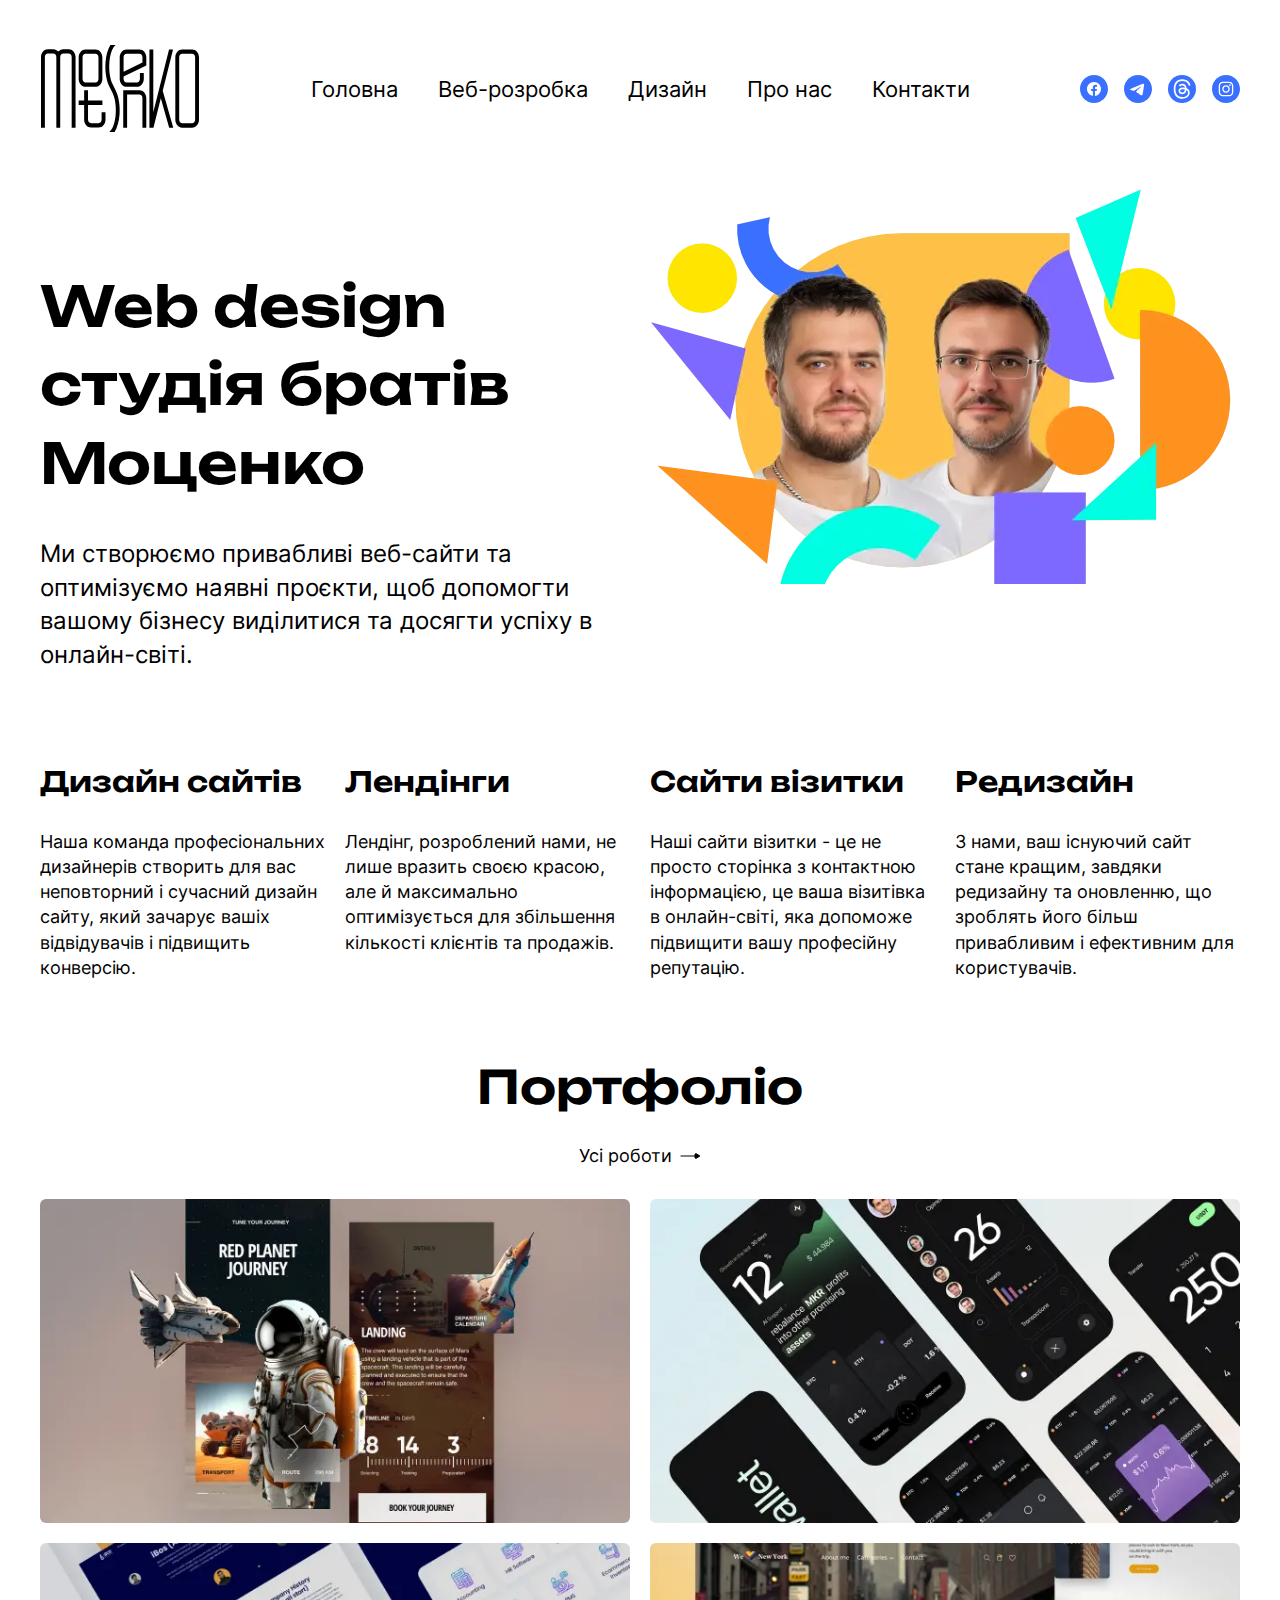
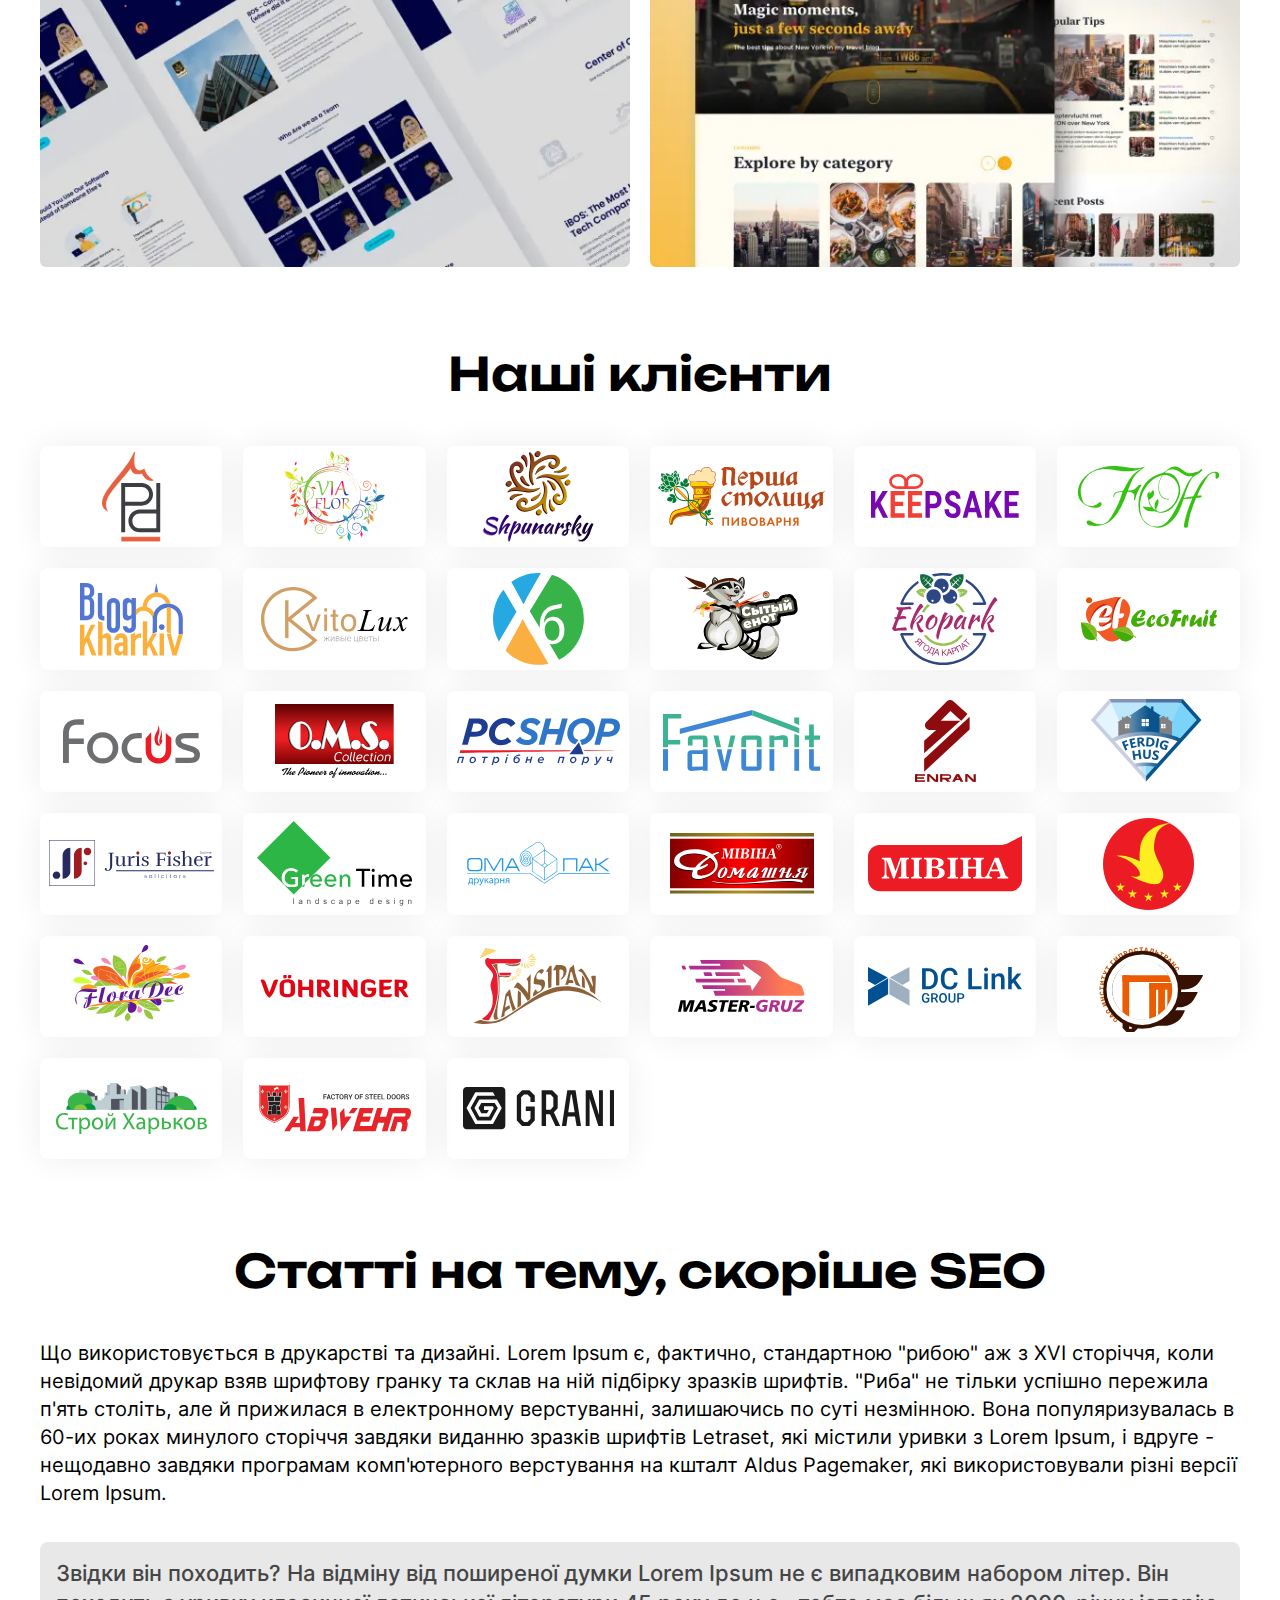
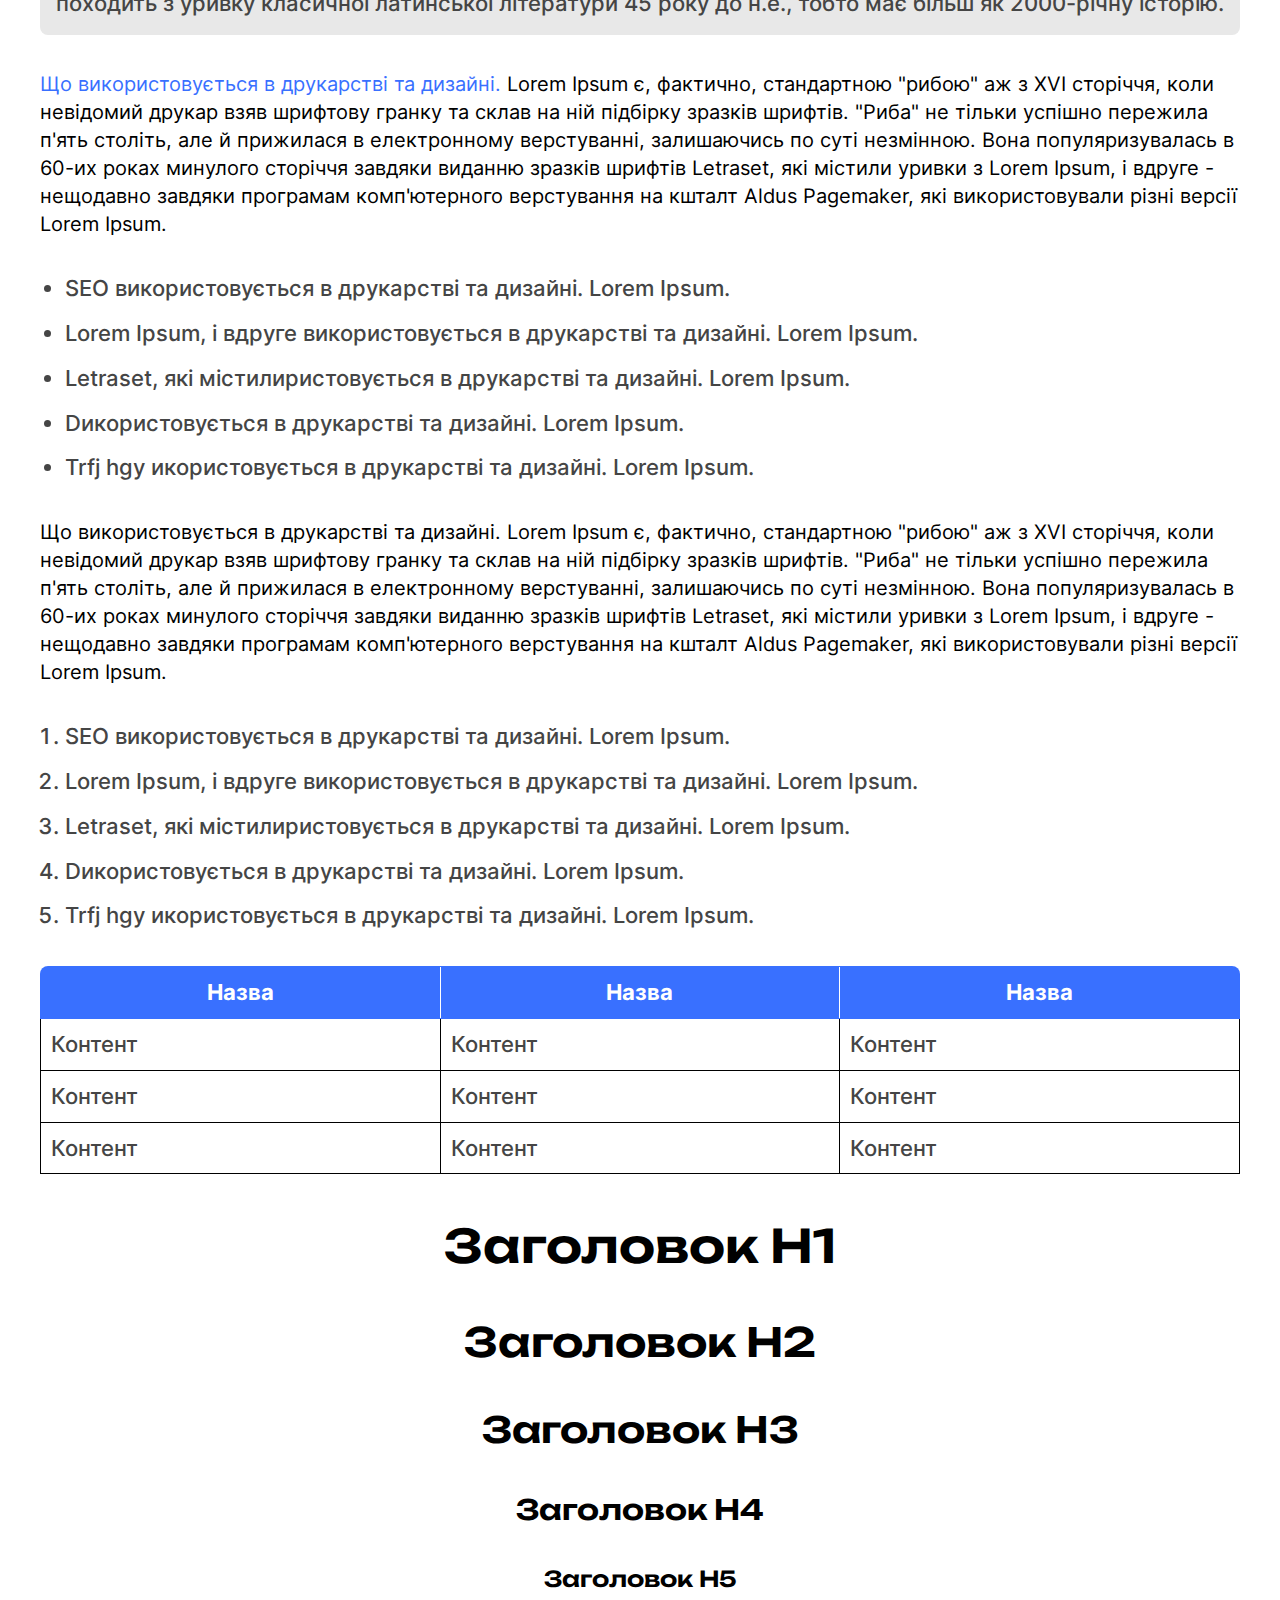
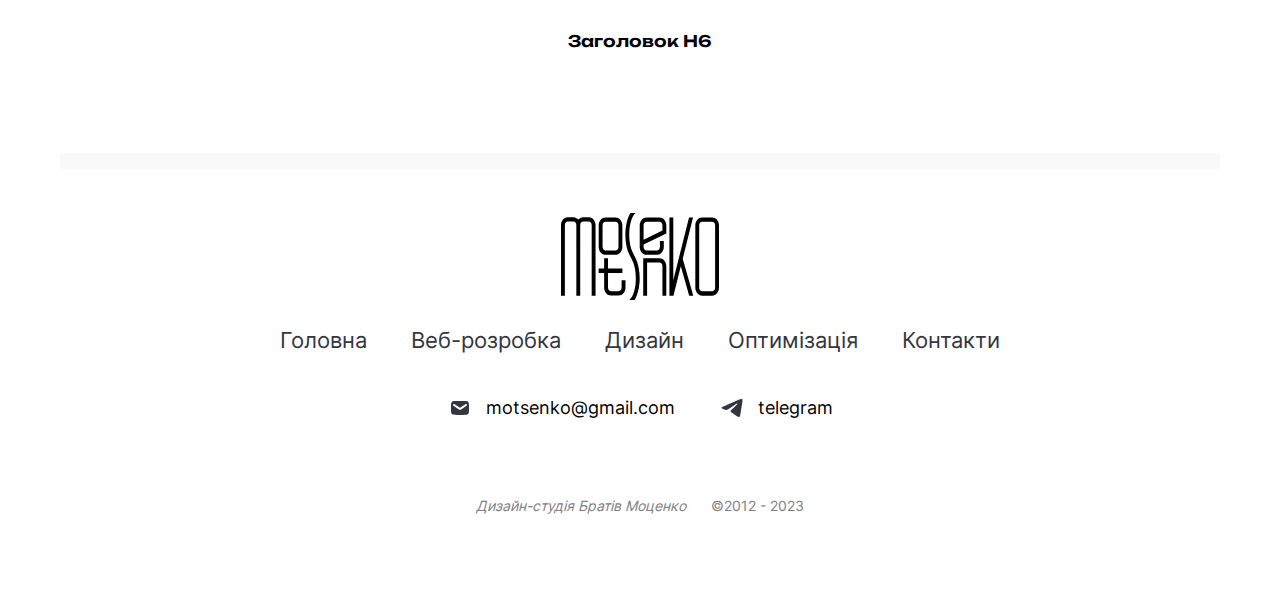
<file: index.html>
<!DOCTYPE html>
<html lang="en">

<head>
	<title>HomePage</title>
	<meta charset="UTF-8">
	<meta name="format-detection" content="telephone=no">
	<!-- <style>body{opacity: 0;}</style> -->
	<link rel="stylesheet" href="css/style.min.css?_v=20240604160739">
	<link rel="shortcut icon" href="favicon.ico">
	<!-- <meta name="robots" content="noindex, nofollow"> -->
	<meta name="viewport" content="width=device-width, initial-scale=1.0">
</head>

<body>
	<div class="wrapper">
		<header class="header">
			<div class="_container">
				<div class="header__menu-icon"><span></span><span></span></div>

				<a href="index.html" class="header__logo">
					<svg width="158" height="87" viewBox="0 0 158 87" xmlns="http://www.w3.org/2000/svg">
						<path fill-rule="evenodd" clip-rule="evenodd" d="M74.6718 0L74.305 0.330175C71.1021 3.21338 68.9457 9.83959 68.364 17.674C67.7637 25.7587 68.9924 33.9886 71.6794 39.3441L74.7351 45.4342C77.7361 51.4158 79.2092 60.5886 78.5389 69.6189C78.0085 76.7612 76.1691 82.9639 73.6201 87H68.2935L68.7397 86.5983C71.9427 83.7151 74.0991 77.0892 74.6808 69.2545C75.2811 61.1698 74.0524 52.9398 71.3657 47.5847L68.3099 41.4943C65.3087 35.5127 63.8356 26.3399 64.5059 17.3093C65.0333 10.2093 66.8544 4.03755 69.3798 0H74.6718ZM112.3 67.1797L128.027 4.39157H132.049L121.715 45.6606L132.256 82.6463H128.182L119.814 53.277L112.455 82.6463H108.42V4.39157H112.3V67.1797ZM86.1032 49.5422V82.6438H82.2233V45.1562H98.4154C102.218 45.1562 105.309 48.6459 105.309 52.9457V82.6438H101.429V52.9457C101.429 51.0671 100.071 49.5422 98.4154 49.5422H86.1032ZM0 82.6438V11.9244C0 7.62599 3.08753 4.13602 6.89055 4.13602H12.3253C14.2675 4.13602 16.0231 5.04631 17.2759 6.50951C18.5287 5.04631 20.2843 4.13602 22.2265 4.13602H27.661C31.4638 4.13602 34.5513 7.62599 34.5513 11.9244V82.6438H30.6713V11.9244C30.6713 10.0463 29.3225 8.5217 27.661 8.5217H22.2265C20.5647 8.5217 19.2159 10.0463 19.2159 11.9244V82.6438H15.3359V11.9244C15.3359 10.0463 13.9868 8.5217 12.3253 8.5217H6.89055C5.22903 8.5217 3.87995 10.0463 3.87995 11.9244V82.6438H0ZM158 12.1789C158 7.88155 154.909 4.39073 151.107 4.39073H141.2C137.398 4.39073 134.319 7.88155 134.319 12.1789V74.854C134.319 79.1544 137.398 82.6421 141.2 82.6421H151.107C154.909 82.6421 158 79.1544 158 74.854V12.1789ZM47.029 55.5285H61.4107V59.9142H47.029V74.8108C47.029 76.6818 48.3741 78.2023 50.0426 78.2023H57.5955C59.2508 78.2023 60.6088 76.6818 60.6088 74.8108V67.3404H64.4888V74.8108C64.4888 79.1086 61.3978 82.588 57.5955 82.588H50.0426C46.2403 82.588 43.1493 79.1086 43.1493 74.8108V59.9142H37.6527V55.5285H43.1493V45.1638H47.029V55.5285ZM154.12 12.1789V74.854C154.12 76.7337 152.762 78.257 151.107 78.257H141.2C139.545 78.257 138.199 76.7337 138.199 74.854V12.1789C138.199 10.3019 139.545 8.77585 141.2 8.77585H151.107C152.762 8.77585 154.12 10.3019 154.12 12.1789ZM82.5921 31.4827V34.0658C82.5921 35.9444 83.9372 37.4693 85.6054 37.4693H95.9002C97.5557 37.4693 98.9137 35.9444 98.9137 34.0658V28.1235H102.794V34.0658C102.794 38.3645 99.7027 41.8553 95.9002 41.8553H85.6054C81.8031 41.8553 78.7121 38.3645 78.7121 34.0658V12.182C78.7121 7.88211 81.8031 4.39241 85.6054 4.39241H98.4221C102.238 4.39241 105.316 7.88211 105.316 12.182V20.4593L82.5921 31.4827ZM61.3598 12.1803C61.3598 7.88043 58.2688 4.39073 54.4665 4.39073H44.5596C40.7574 4.39073 37.6793 7.88043 37.6793 12.1803V34.0641C37.6793 38.3625 40.7574 41.8536 44.5596 41.8536H54.4665C58.2688 41.8536 61.3598 38.3625 61.3598 34.0641V12.1803ZM57.4798 12.1803V34.0641C57.4798 35.9427 56.1218 37.4677 54.4665 37.4677H44.5596C42.9043 37.4677 41.5592 35.9427 41.5592 34.0641V12.1803C41.5592 10.3016 42.9043 8.77669 44.5596 8.77669H54.4665C56.1218 8.77669 57.4798 10.3016 57.4798 12.1803ZM101.436 17.5893V12.182C101.436 10.3033 100.091 8.77838 98.4221 8.77838H85.6054C83.9372 8.77838 82.5921 10.3033 82.5921 12.182V26.6964L101.436 17.5893Z" />
					</svg>
				</a>

				<nav class="header__menu">
					<a href="index.html" class="header__menu-link link">Головна</a>
					<a href="portfolio.html" class="header__menu-link link">Веб-розробка</a>
					<a href="#" class="header__menu-link link">Дизайн</a>
					<a href="about.html" class="header__menu-link link">Про нас</a>
					<a href="contacts.html" class="header__menu-link link">Контакти</a>
				</nav>

				<div class="header__socials">
					<div class="header__socials-button"></div>

					<div class="header__socials-body">
						<a href="#" class="header__socials-item">
							<svg width="28" height="28" viewBox="0 0 28 28" xmlns="http://www.w3.org/2000/svg">
								<path fill-rule="evenodd" clip-rule="evenodd" d="M0 14C0 6.26801 6.26801 0 14 0C21.732 0 28 6.26801 28 14C28 21.732 21.732 28 14 28C6.26801 28 0 21.732 0 14ZM14 7C17.85 7 21 10.15 21 14C21 17.5 18.4625 20.475 14.9625 21V16.0125H16.625L16.975 14H15.05V12.6875C15.05 12.1625 15.3125 11.6375 16.1875 11.6375H17.0625V9.8875C17.0625 9.8875 16.275 9.7125 15.4875 9.7125C13.9125 9.7125 12.8625 10.675 12.8625 12.425V14H11.1125V16.0125H12.8625V20.9125C9.5375 20.3875 7 17.5 7 14C7 10.15 10.15 7 14 7Z" />
							</svg>
						</a>

						<a href="#" class="header__socials-item">
							<svg width="28" height="28" viewBox="0 0 28 28" xmlns="http://www.w3.org/2000/svg">
								<path fill-rule="evenodd" clip-rule="evenodd" d="M14 28C6.26801 28 0 21.732 0 14C0 6.26801 6.26801 0 14 0C21.732 0 28 6.26801 28 14C28 21.732 21.732 28 14 28ZM14.6054 10.5065C13.3515 11.028 10.8455 12.1074 7.08743 13.7448C6.47717 13.9874 6.15749 14.2248 6.12839 14.457C6.07921 14.8493 6.5705 15.0038 7.23952 15.2142C7.33052 15.2428 7.42482 15.2724 7.52148 15.3038C8.17969 15.5178 9.0651 15.7681 9.52539 15.7781C9.94291 15.7871 10.4089 15.6149 10.9234 15.2617C14.4347 12.8914 16.2472 11.6934 16.361 11.6676C16.4413 11.6494 16.5526 11.6264 16.628 11.6934C16.7033 11.7604 16.6959 11.8873 16.6879 11.9214C16.6393 12.1288 14.7108 13.9218 13.7128 14.8496C13.4016 15.1389 13.1809 15.344 13.1358 15.3909C13.0348 15.4959 12.9318 15.5952 12.8328 15.6906C12.2213 16.2801 11.7627 16.7221 12.8581 17.444C13.3846 17.7909 13.8058 18.0778 14.2261 18.364C14.685 18.6765 15.1428 18.9883 15.7351 19.3765C15.886 19.4754 16.0301 19.5782 16.1704 19.6782C16.7046 20.059 17.1844 20.4011 17.7772 20.3465C18.1217 20.3148 18.4775 19.9909 18.6582 19.0249C19.0853 16.7418 19.9248 11.7951 20.1188 9.75666C20.1358 9.57806 20.1144 9.3495 20.0972 9.24917C20.08 9.14883 20.0442 9.00588 19.9137 8.90005C19.7593 8.77472 19.5208 8.7483 19.4142 8.75008C18.9293 8.75872 18.1854 9.01738 14.6054 10.5065Z" />
							</svg>
						</a>

						<a href="#" class="header__socials-item">
							<svg width="28" height="28" viewBox="0 0 28 28" xmlns="http://www.w3.org/2000/svg">
								<circle cx="14" cy="14" r="14" />
								<path id="vector" d="M18.8175 13.2869C18.7333 13.2465 18.6479 13.2077 18.5614 13.1706C18.4106 10.3934 16.8931 8.80338 14.345 8.78711C14.3334 8.78704 14.3219 8.78704 14.3104 8.78704C12.7863 8.78704 11.5187 9.4376 10.7385 10.6214L12.1399 11.5827C12.7228 10.6985 13.6374 10.51 14.3111 10.51C14.3189 10.51 14.3267 10.51 14.3344 10.51C15.1734 10.5154 15.8065 10.7593 16.2163 11.235C16.5145 11.5814 16.7139 12.06 16.8126 12.664C16.0688 12.5375 15.2643 12.4987 14.4043 12.548C11.9816 12.6875 10.4242 14.1005 10.5288 16.0638C10.5819 17.0597 11.078 17.9164 11.9257 18.4761C12.6425 18.9492 13.5656 19.1806 14.525 19.1282C15.792 19.0588 16.786 18.5754 17.4794 17.6915C18.0061 17.0202 18.3391 16.1503 18.4862 15.0543C19.09 15.4187 19.5375 15.8982 19.7847 16.4747C20.2049 17.4546 20.2294 19.0649 18.9155 20.3777C17.7643 21.5278 16.3805 22.0253 14.2892 22.0407C11.9694 22.0235 10.2149 21.2795 9.07425 19.8294C8.00608 18.4715 7.45405 16.5103 7.43346 14C7.45405 11.4897 8.00608 9.52839 9.07425 8.17054C10.2149 6.72046 11.9694 5.9765 14.2892 5.95926C16.6258 5.97663 18.4108 6.72417 19.5952 8.18125C20.1759 8.89579 20.6138 9.79437 20.9024 10.8421L22.5446 10.4039C22.1948 9.11431 21.6442 8.00303 20.8951 7.08142C19.3767 5.21337 17.1561 4.25618 14.2949 4.23633H14.2834C11.4281 4.25611 9.2323 5.21694 7.75719 7.09213C6.44455 8.76081 5.76745 11.0827 5.7447 13.9931L5.74463 14L5.7447 14.0068C5.76745 16.9173 6.44455 19.2392 7.75719 20.9079C9.2323 22.783 11.4281 23.7439 14.2834 23.7636H14.2949C16.8335 23.746 18.6229 23.0814 20.097 21.6086C22.0256 19.6818 21.9676 17.2666 21.3319 15.784C20.8759 14.7208 20.0064 13.8572 18.8175 13.2869ZM14.4343 17.4078C13.3725 17.4676 12.2694 16.991 12.215 15.9702C12.1747 15.2133 12.7537 14.3688 14.4995 14.2682C14.6994 14.2566 14.8956 14.251 15.0883 14.251C15.7225 14.251 16.3157 14.3126 16.8551 14.4305C16.6539 16.9428 15.4739 17.3507 14.4343 17.4078Z" />
							</svg>
						</a>

						<a href="#" class="header__socials-item">
							<svg width="28" height="28" viewBox="0 0 28 28" xmlns="http://www.w3.org/2000/svg">
								<path d="M14 16.45C12.6875 16.45 11.55 15.4 11.55 14C11.55 12.6875 12.6 11.55 14 11.55C15.3125 11.55 16.45 12.6 16.45 14C16.45 15.3125 15.3125 16.45 14 16.45Z" />
								<path fill-rule="evenodd" clip-rule="evenodd" d="M16.975 8.05H11.025C10.325 8.1375 9.975 8.225 9.7125 8.3125C9.3625 8.4 9.1 8.575 8.8375 8.8375C8.62979 9.04521 8.53165 9.25292 8.41303 9.50399C8.38176 9.57016 8.34899 9.63952 8.3125 9.7125C8.29896 9.75311 8.28333 9.79581 8.26658 9.84158C8.17504 10.0917 8.05 10.4333 8.05 11.025V16.975C8.1375 17.675 8.225 18.025 8.3125 18.2875C8.4 18.6375 8.575 18.9 8.8375 19.1625C9.04521 19.3702 9.25293 19.4684 9.50399 19.587C9.57022 19.6183 9.63945 19.651 9.7125 19.6875C9.75311 19.701 9.79581 19.7167 9.84158 19.7334C10.0917 19.825 10.4333 19.95 11.025 19.95H16.975C17.675 19.8625 18.025 19.775 18.2875 19.6875C18.6375 19.6 18.9 19.425 19.1625 19.1625C19.3702 18.9548 19.4684 18.7471 19.587 18.496C19.6183 18.4298 19.651 18.3605 19.6875 18.2875C19.701 18.2469 19.7167 18.2042 19.7334 18.1584C19.825 17.9083 19.95 17.5667 19.95 16.975V11.025C19.8625 10.325 19.775 9.975 19.6875 9.7125C19.6 9.3625 19.425 9.1 19.1625 8.8375C18.9548 8.62978 18.7471 8.53164 18.496 8.41302C18.4299 8.38178 18.3604 8.34896 18.2875 8.3125C18.2469 8.29896 18.2042 8.28333 18.1584 8.26658C17.9083 8.17504 17.5667 8.05 16.975 8.05ZM14 10.2375C11.9 10.2375 10.2375 11.9 10.2375 14C10.2375 16.1 11.9 17.7625 14 17.7625C16.1 17.7625 17.7625 16.1 17.7625 14C17.7625 11.9 16.1 10.2375 14 10.2375ZM18.725 10.15C18.725 10.6332 18.3332 11.025 17.85 11.025C17.3668 11.025 16.975 10.6332 16.975 10.15C16.975 9.66675 17.3668 9.275 17.85 9.275C18.3332 9.275 18.725 9.66675 18.725 10.15Z" />
								<path fill-rule="evenodd" clip-rule="evenodd" d="M0 14C0 6.26801 6.26801 0 14 0C21.732 0 28 6.26801 28 14C28 21.732 21.732 28 14 28C6.26801 28 0 21.732 0 14ZM11.025 6.7375H16.975C17.7625 6.825 18.2875 6.9125 18.725 7.0875C19.25 7.35 19.6 7.525 20.0375 7.9625C20.475 8.4 20.7375 8.8375 20.9125 9.275C21.0875 9.7125 21.2625 10.2375 21.2625 11.025V16.975C21.175 17.7625 21.0875 18.2875 20.9125 18.725C20.65 19.25 20.475 19.6 20.0375 20.0375C19.6 20.475 19.1625 20.7375 18.725 20.9125C18.2875 21.0875 17.7625 21.2625 16.975 21.2625H11.025C10.2375 21.175 9.7125 21.0875 9.275 20.9125C8.75 20.65 8.4 20.475 7.9625 20.0375C7.525 19.6 7.2625 19.1625 7.0875 18.725C6.9125 18.2875 6.7375 17.7625 6.7375 16.975V11.025C6.825 10.2375 6.9125 9.7125 7.0875 9.275C7.35 8.75 7.525 8.4 7.9625 7.9625C8.4 7.525 8.8375 7.2625 9.275 7.0875C9.7125 6.9125 10.2375 6.7375 11.025 6.7375Z" />
							</svg>
						</a>
					</div>
				</div>
			</div>
		</header>

		<div class="menu">
			<nav class="menu__menu">
				<a href="index.html" class="menu__menu-link menu-item">Головна</a>
				<a href="portfolio.html" class="menu__menu-link menu-item">Веб-розробка</a>
				<a href="#" class="menu__menu-link menu-item">Дизайн</a>
				<a href="about.html" class="menu__menu-link menu-item">Про нас</a>
				<a href="contacts.html" class="menu__menu-link menu-item">Контакти</a>
			</nav>

			<div class="menu__contacts">
				<a href="mailto:motsenko@gmail.com" class="menu__contact menu-item">
					<img src="img/icons/mail.svg" alt="">
					<span>motsenko@gmail.com</span>
				</a>

				<a href="#" class="menu__contact menu-item">
					<img src="img/icons/telegram-icon.svg" alt="">
					<span>telegram</span>
				</a>
			</div>

			<div class="menu__socials menu-item">
				<a href="#" class="menu__social"><img src="img/icons/facebook.svg" alt=""></a>
				<a href="#" class="menu__social"><img src="img/icons/telegram.svg" alt=""></a>
				<a href="#" class="menu__social"><img src="img/icons/vector.svg" alt=""></a>
				<a href="#" class="menu__social"><img src="img/icons/instagram.svg" alt=""></a>
			</div>

			<div class="menu__copyright menu-item">
				<span>Дизайн-студія Братів Моценкo</span>
				<span>© 2012 - 2023</span>
			</div>
		</div>
		<main class="page">
			<div class="main">
				<div class="_container">
					<div class="main__body">
						<div class="main__info">
							<div class="main__title">Web design студія братів Моценко</div>

							<div class="main__subtitle">Ми створюємо привабливі веб-сайти та оптимізуємо наявні проєкти, щоб допомогти вашому бізнесу виділитися та досягти успіху в онлайн-світі.</div>
						</div>

						<div class="main__image" data-da=".main__info,767.98,1">
							<img src="img/mane-image.webp" alt="">
						</div>
					</div>

					<div class="main__socials">
						<a href="#" class="main__social">
							<svg width="28" height="28" viewBox="0 0 28 28" xmlns="http://www.w3.org/2000/svg">
								<path fill-rule="evenodd" clip-rule="evenodd" d="M0 14C0 6.26801 6.26801 0 14 0C21.732 0 28 6.26801 28 14C28 21.732 21.732 28 14 28C6.26801 28 0 21.732 0 14ZM14 7C17.85 7 21 10.15 21 14C21 17.5 18.4625 20.475 14.9625 21V16.0125H16.625L16.975 14H15.05V12.6875C15.05 12.1625 15.3125 11.6375 16.1875 11.6375H17.0625V9.8875C17.0625 9.8875 16.275 9.7125 15.4875 9.7125C13.9125 9.7125 12.8625 10.675 12.8625 12.425V14H11.1125V16.0125H12.8625V20.9125C9.5375 20.3875 7 17.5 7 14C7 10.15 10.15 7 14 7Z" />
							</svg>
						</a>

						<a href="#" class="main__social">
							<svg width="28" height="28" viewBox="0 0 28 28" xmlns="http://www.w3.org/2000/svg">
								<path fill-rule="evenodd" clip-rule="evenodd" d="M14 28C6.26801 28 0 21.732 0 14C0 6.26801 6.26801 0 14 0C21.732 0 28 6.26801 28 14C28 21.732 21.732 28 14 28ZM14.6054 10.5065C13.3515 11.028 10.8455 12.1074 7.08743 13.7448C6.47717 13.9874 6.15749 14.2248 6.12839 14.457C6.07921 14.8493 6.5705 15.0038 7.23952 15.2142C7.33052 15.2428 7.42482 15.2724 7.52148 15.3038C8.17969 15.5178 9.0651 15.7681 9.52539 15.7781C9.94291 15.7871 10.4089 15.6149 10.9234 15.2617C14.4347 12.8914 16.2472 11.6934 16.361 11.6676C16.4413 11.6494 16.5526 11.6264 16.628 11.6934C16.7033 11.7604 16.6959 11.8873 16.6879 11.9214C16.6393 12.1288 14.7108 13.9218 13.7128 14.8496C13.4016 15.1389 13.1809 15.344 13.1358 15.3909C13.0348 15.4959 12.9318 15.5952 12.8328 15.6906C12.2213 16.2801 11.7627 16.7221 12.8581 17.444C13.3846 17.7909 13.8058 18.0778 14.2261 18.364C14.685 18.6765 15.1428 18.9883 15.7351 19.3765C15.886 19.4754 16.0301 19.5782 16.1704 19.6782C16.7046 20.059 17.1844 20.4011 17.7772 20.3465C18.1217 20.3148 18.4775 19.9909 18.6582 19.0249C19.0853 16.7418 19.9248 11.7951 20.1188 9.75666C20.1358 9.57806 20.1144 9.3495 20.0972 9.24917C20.08 9.14883 20.0442 9.00588 19.9137 8.90005C19.7593 8.77472 19.5208 8.7483 19.4142 8.75008C18.9293 8.75872 18.1854 9.01738 14.6054 10.5065Z" />
							</svg>
						</a>

						<a href="#" class="main__social">
							<svg width="28" height="28" viewBox="0 0 28 28" xmlns="http://www.w3.org/2000/svg">
								<circle cx="14" cy="14" r="14" />
								<path id="vector" d="M18.8175 13.2869C18.7333 13.2465 18.6479 13.2077 18.5614 13.1706C18.4106 10.3934 16.8931 8.80338 14.345 8.78711C14.3334 8.78704 14.3219 8.78704 14.3104 8.78704C12.7863 8.78704 11.5187 9.4376 10.7385 10.6214L12.1399 11.5827C12.7228 10.6985 13.6374 10.51 14.3111 10.51C14.3189 10.51 14.3267 10.51 14.3344 10.51C15.1734 10.5154 15.8065 10.7593 16.2163 11.235C16.5145 11.5814 16.7139 12.06 16.8126 12.664C16.0688 12.5375 15.2643 12.4987 14.4043 12.548C11.9816 12.6875 10.4242 14.1005 10.5288 16.0638C10.5819 17.0597 11.078 17.9164 11.9257 18.4761C12.6425 18.9492 13.5656 19.1806 14.525 19.1282C15.792 19.0588 16.786 18.5754 17.4794 17.6915C18.0061 17.0202 18.3391 16.1503 18.4862 15.0543C19.09 15.4187 19.5375 15.8982 19.7847 16.4747C20.2049 17.4546 20.2294 19.0649 18.9155 20.3777C17.7643 21.5278 16.3805 22.0253 14.2892 22.0407C11.9694 22.0235 10.2149 21.2795 9.07425 19.8294C8.00608 18.4715 7.45405 16.5103 7.43346 14C7.45405 11.4897 8.00608 9.52839 9.07425 8.17054C10.2149 6.72046 11.9694 5.9765 14.2892 5.95926C16.6258 5.97663 18.4108 6.72417 19.5952 8.18125C20.1759 8.89579 20.6138 9.79437 20.9024 10.8421L22.5446 10.4039C22.1948 9.11431 21.6442 8.00303 20.8951 7.08142C19.3767 5.21337 17.1561 4.25618 14.2949 4.23633H14.2834C11.4281 4.25611 9.2323 5.21694 7.75719 7.09213C6.44455 8.76081 5.76745 11.0827 5.7447 13.9931L5.74463 14L5.7447 14.0068C5.76745 16.9173 6.44455 19.2392 7.75719 20.9079C9.2323 22.783 11.4281 23.7439 14.2834 23.7636H14.2949C16.8335 23.746 18.6229 23.0814 20.097 21.6086C22.0256 19.6818 21.9676 17.2666 21.3319 15.784C20.8759 14.7208 20.0064 13.8572 18.8175 13.2869ZM14.4343 17.4078C13.3725 17.4676 12.2694 16.991 12.215 15.9702C12.1747 15.2133 12.7537 14.3688 14.4995 14.2682C14.6994 14.2566 14.8956 14.251 15.0883 14.251C15.7225 14.251 16.3157 14.3126 16.8551 14.4305C16.6539 16.9428 15.4739 17.3507 14.4343 17.4078Z" />
							</svg>
						</a>

						<a href="#" class="main__social">
							<svg width="28" height="28" viewBox="0 0 28 28" xmlns="http://www.w3.org/2000/svg">
								<path d="M14 16.45C12.6875 16.45 11.55 15.4 11.55 14C11.55 12.6875 12.6 11.55 14 11.55C15.3125 11.55 16.45 12.6 16.45 14C16.45 15.3125 15.3125 16.45 14 16.45Z" />
								<path fill-rule="evenodd" clip-rule="evenodd" d="M16.975 8.05H11.025C10.325 8.1375 9.975 8.225 9.7125 8.3125C9.3625 8.4 9.1 8.575 8.8375 8.8375C8.62979 9.04521 8.53165 9.25292 8.41303 9.50399C8.38176 9.57016 8.34899 9.63952 8.3125 9.7125C8.29896 9.75311 8.28333 9.79581 8.26658 9.84158C8.17504 10.0917 8.05 10.4333 8.05 11.025V16.975C8.1375 17.675 8.225 18.025 8.3125 18.2875C8.4 18.6375 8.575 18.9 8.8375 19.1625C9.04521 19.3702 9.25293 19.4684 9.50399 19.587C9.57022 19.6183 9.63945 19.651 9.7125 19.6875C9.75311 19.701 9.79581 19.7167 9.84158 19.7334C10.0917 19.825 10.4333 19.95 11.025 19.95H16.975C17.675 19.8625 18.025 19.775 18.2875 19.6875C18.6375 19.6 18.9 19.425 19.1625 19.1625C19.3702 18.9548 19.4684 18.7471 19.587 18.496C19.6183 18.4298 19.651 18.3605 19.6875 18.2875C19.701 18.2469 19.7167 18.2042 19.7334 18.1584C19.825 17.9083 19.95 17.5667 19.95 16.975V11.025C19.8625 10.325 19.775 9.975 19.6875 9.7125C19.6 9.3625 19.425 9.1 19.1625 8.8375C18.9548 8.62978 18.7471 8.53164 18.496 8.41302C18.4299 8.38178 18.3604 8.34896 18.2875 8.3125C18.2469 8.29896 18.2042 8.28333 18.1584 8.26658C17.9083 8.17504 17.5667 8.05 16.975 8.05ZM14 10.2375C11.9 10.2375 10.2375 11.9 10.2375 14C10.2375 16.1 11.9 17.7625 14 17.7625C16.1 17.7625 17.7625 16.1 17.7625 14C17.7625 11.9 16.1 10.2375 14 10.2375ZM18.725 10.15C18.725 10.6332 18.3332 11.025 17.85 11.025C17.3668 11.025 16.975 10.6332 16.975 10.15C16.975 9.66675 17.3668 9.275 17.85 9.275C18.3332 9.275 18.725 9.66675 18.725 10.15Z" />
								<path fill-rule="evenodd" clip-rule="evenodd" d="M0 14C0 6.26801 6.26801 0 14 0C21.732 0 28 6.26801 28 14C28 21.732 21.732 28 14 28C6.26801 28 0 21.732 0 14ZM11.025 6.7375H16.975C17.7625 6.825 18.2875 6.9125 18.725 7.0875C19.25 7.35 19.6 7.525 20.0375 7.9625C20.475 8.4 20.7375 8.8375 20.9125 9.275C21.0875 9.7125 21.2625 10.2375 21.2625 11.025V16.975C21.175 17.7625 21.0875 18.2875 20.9125 18.725C20.65 19.25 20.475 19.6 20.0375 20.0375C19.6 20.475 19.1625 20.7375 18.725 20.9125C18.2875 21.0875 17.7625 21.2625 16.975 21.2625H11.025C10.2375 21.175 9.7125 21.0875 9.275 20.9125C8.75 20.65 8.4 20.475 7.9625 20.0375C7.525 19.6 7.2625 19.1625 7.0875 18.725C6.9125 18.2875 6.7375 17.7625 6.7375 16.975V11.025C6.825 10.2375 6.9125 9.7125 7.0875 9.275C7.35 8.75 7.525 8.4 7.9625 7.9625C8.4 7.525 8.8375 7.2625 9.275 7.0875C9.7125 6.9125 10.2375 6.7375 11.025 6.7375Z" />
							</svg>
						</a>
					</div>

					<ul class="main__list">
						<li class="main__item">
							<div class="main__item-title">Дизайн сайтів</div>
							<p class="main__item-text">Наша команда професіональних дизайнерів створить для вас неповторний і сучасний дизайн сайту, який зачарує вашіх відвідувачів і підвищить конверсію.</p>
						</li>

						<li class="main__item">
							<div class="main__item-title">Лендінги</div>
							<p class="main__item-text">Лендінг, розроблений нами, не лише вразить своєю красою, але й максимально оптимізується для збільшення кількості клієнтів та продажів.</p>
						</li>

						<li class="main__item">
							<div class="main__item-title">Сайти візитки</div>
							<p class="main__item-text">Наші сайти візитки - це не просто сторінка з контактною інформацією, це ваша візитівка в онлайн-світі, яка допоможе підвищити вашу професійну репутацію.</p>
						</li>

						<li class="main__item">
							<div class="main__item-title">Редизайн</div>
							<p class="main__item-text">З нами, ваш існуючий сайт стане кращим, завдяки редизайну та оновленню, що зроблять його більш привабливим і ефективним для користувачів.</p>
						</li>
					</ul>
				</div>
			</div>

			<div class="portfolio">
				<div class="_container">
					<div class="portfolio__title title">Портфоліо</div>

					<div class="portfolio__link">
						<a href="#">
							<span>Усі роботи</span>
							<svg width="24" height="24" viewBox="0 0 24 24" xmlns="http://www.w3.org/2000/svg">
								<path d="M17 12H3" stroke-linecap="round" stroke-linejoin="round" />
								<path d="M21.6427 11.7856L18.2116 9.72696C17.6784 9.40703 17 9.79112 17 10.413V13.587C17 14.2089 17.6784 14.593 18.2116 14.273L21.6427 12.2144C21.8045 12.1173 21.8045 11.8827 21.6427 11.7856Z" />
							</svg>
						</a>
					</div>

					<div class="portfolio__body">
						<a href="#" class="portfolio__item"><img src="img/portfolio/image01.webp" alt=""></a>
						<a href="#" class="portfolio__item"><img src="img/portfolio/image02.webp" alt=""></a>
						<a href="#" class="portfolio__item"><img src="img/portfolio/image03.webp" alt=""></a>
						<a href="#" class="portfolio__item"><img src="img/portfolio/image04.webp" alt=""></a>
					</div>
				</div>
			</div>

			<div class="clients">
				<div class="_container">
					<div class="clients__title title">Наші клієнти</div>

					<div class="clients__body">
						<div class="clients__item"><img src="img/clients/client01.svg" alt=""></div>
						<div class="clients__item"><img src="img/clients/client02.svg" alt=""></div>
						<div class="clients__item"><img src="img/clients/client03.svg" alt=""></div>
						<div class="clients__item"><img src="img/clients/client04.svg" alt=""></div>
						<div class="clients__item"><img src="img/clients/client05.svg" alt=""></div>
						<div class="clients__item"><img src="img/clients/client06.svg" alt=""></div>
						<div class="clients__item"><img src="img/clients/client07.svg" alt=""></div>
						<div class="clients__item"><img src="img/clients/client08.svg" alt=""></div>
						<div class="clients__item"><img src="img/clients/client09.svg" alt=""></div>
						<div class="clients__item"><img src="img/clients/client10.svg" alt=""></div>
						<div class="clients__item"><img src="img/clients/client11.svg" alt=""></div>
						<div class="clients__item"><img src="img/clients/client12.svg" alt=""></div>
						<div class="clients__item"><img src="img/clients/client13.svg" alt=""></div>
						<div class="clients__item"><img src="img/clients/client14.svg" alt=""></div>
						<div class="clients__item"><img src="img/clients/client15.svg" alt=""></div>
						<div class="clients__item"><img src="img/clients/client16.svg" alt=""></div>
						<div class="clients__item"><img src="img/clients/client17.svg" alt=""></div>
						<div class="clients__item"><img src="img/clients/client18.svg" alt=""></div>
						<div class="clients__item"><img src="img/clients/client19.svg" alt=""></div>
						<div class="clients__item"><img src="img/clients/client20.svg" alt=""></div>
						<div class="clients__item"><img src="img/clients/client21.svg" alt=""></div>
						<div class="clients__item"><img src="img/clients/client22.svg" alt=""></div>
						<div class="clients__item"><img src="img/clients/client23.svg" alt=""></div>
						<div class="clients__item"><img src="img/clients/client24.svg" alt=""></div>
						<div class="clients__item"><img src="img/clients/client25.svg" alt=""></div>
						<div class="clients__item"><img src="img/clients/client26.svg" alt=""></div>
						<div class="clients__item"><img src="img/clients/client27.svg" alt=""></div>
						<div class="clients__item"><img src="img/clients/client28.svg" alt=""></div>
						<div class="clients__item"><img src="img/clients/client29.svg" alt=""></div>
						<div class="clients__item"><img src="img/clients/client30.svg" alt=""></div>
						<div class="clients__item"><img src="img/clients/client31.svg" alt=""></div>
						<div class="clients__item"><img src="img/clients/client32.svg" alt=""></div>
						<div class="clients__item"><img src="img/clients/client33.svg" alt=""></div>
					</div>
				</div>
			</div>

			<div class="info">
				<div class="_container">
					<h1>Статті на тему, скоріше SEO</h1>

					<p>Що використовується в друкарстві та дизайні. Lorem Ipsum є, фактично, стандартною "рибою" аж з XVI сторіччя, коли невідомий друкар взяв шрифтову гранку та склав на ній підбірку зразків шрифтів. "Риба" не тільки успішно пережила п'ять століть, але й прижилася в електронному верстуванні, залишаючись по суті незмінною. Вона популяризувалась в 60-их роках минулого сторіччя завдяки виданню зразків шрифтів Letraset, які містили уривки з Lorem Ipsum, і вдруге - нещодавно завдяки програмам комп'ютерного верстування на кшталт Aldus Pagemaker, які використовували різні версії Lorem Ipsum.</p>

					<blockquote>Звідки він походить? На відміну від поширеної думки Lorem Ipsum не є випадковим набором літер. Він походить з уривку класичної латинської літератури 45 року до н.е., тобто має більш як 2000-річну історію.</blockquote>

					<p><a href="#">Що використовується в друкарстві та дизайні.</a> Lorem Ipsum є, фактично, стандартною "рибою" аж з XVI сторіччя, коли невідомий друкар взяв шрифтову гранку та склав на ній підбірку зразків шрифтів. "Риба" не тільки успішно пережила п'ять століть, але й прижилася в електронному верстуванні, залишаючись по суті незмінною. Вона популяризувалась в 60-их роках минулого сторіччя завдяки виданню зразків шрифтів Letraset, які містили уривки з Lorem Ipsum, і вдруге - нещодавно завдяки програмам комп'ютерного верстування на кшталт Aldus Pagemaker, які використовували різні версії Lorem Ipsum.</p>

					<ul>
						<li>SEO використовується в друкарстві та дизайні. Lorem Ipsum.</li>
						<li>Lorem Ipsum, і вдруге використовується в друкарстві та дизайні. Lorem Ipsum.</li>
						<li>Letraset, які містилиристовується в друкарстві та дизайні. Lorem Ipsum.</li>
						<li>Dикористовується в друкарстві та дизайні. Lorem Ipsum.</li>
						<li>Trfj hgy икористовується в друкарстві та дизайні. Lorem Ipsum.</li>
					</ul>

					<p>Що використовується в друкарстві та дизайні. Lorem Ipsum є, фактично, стандартною "рибою" аж з XVI сторіччя, коли невідомий друкар взяв шрифтову гранку та склав на ній підбірку зразків шрифтів. "Риба" не тільки успішно пережила п'ять століть, але й прижилася в електронному верстуванні, залишаючись по суті незмінною. Вона популяризувалась в 60-их роках минулого сторіччя завдяки виданню зразків шрифтів Letraset, які містили уривки з Lorem Ipsum, і вдруге - нещодавно завдяки програмам комп'ютерного верстування на кшталт Aldus Pagemaker, які використовували різні версії Lorem Ipsum.</p>

					<ol>
						<li>SEO використовується в друкарстві та дизайні. Lorem Ipsum.</li>
						<li>Lorem Ipsum, і вдруге використовується в друкарстві та дизайні. Lorem Ipsum.</li>
						<li>Letraset, які містилиристовується в друкарстві та дизайні. Lorem Ipsum.</li>
						<li>Dикористовується в друкарстві та дизайні. Lorem Ipsum.</li>
						<li>Trfj hgy икористовується в друкарстві та дизайні. Lorem Ipsum.</li>
					</ol>

					<div class="info__table">
						<table>
							<tr>
								<th>Назва</th>
								<th>Назва</th>
								<th>Назва</th>
							</tr>

							<tr>
								<td>Контент</td>
								<td>Контент</td>
								<td>Контент</td>
							</tr>

							<tr>
								<td>Контент</td>
								<td>Контент</td>
								<td>Контент</td>
							</tr>

							<tr>
								<td>Контент</td>
								<td>Контент</td>
								<td>Контент</td>
							</tr>
						</table>
					</div>

					<h1>Заголовок H1</h1>
					<h2>Заголовок H2</h2>
					<h3>Заголовок H3</h3>
					<h4>Заголовок H4</h4>
					<h5>Заголовок H5</h5>
					<h6>Заголовок H6</h6>
				</div>
			</div>
		</main>
		<footer class="footer">
			<div class="_container">
				<div class="footer__title"><img src="./img/logo.svg" alt=""></div>

				<nav class="footer__menu">
					<a href="#" class="footer__menu-item link">Головна</a>
					<a href="#" class="footer__menu-item link">Веб-розробка</a>
					<a href="#" class="footer__menu-item link">Дизайн</a>
					<a href="#" class="footer__menu-item link">Оптимізація</a>
					<a href="#" class="footer__menu-item link">Контакти</a>
				</nav>

				<div class="footer__contact">
					<a href="mailto:motsenko@gmail.com" class="footer__contact-item">
						<svg width="24" height="24" viewBox="0 0 24 24" xmlns="http://www.w3.org/2000/svg">
							<path fill-rule="evenodd" clip-rule="evenodd" d="M3.87868 5.87868C3 6.75736 3 8.17157 3 11V13C3 15.8284 3 17.2426 3.87868 18.1213C4.75736 19 6.17157 19 9 19H15C17.8284 19 19.2426 19 20.1213 18.1213C21 17.2426 21 15.8284 21 13V11C21 8.17157 21 6.75736 20.1213 5.87868C19.2426 5 17.8284 5 15 5H9C6.17157 5 4.75736 5 3.87868 5.87868ZM6.5547 8.16795C6.09517 7.8616 5.4743 7.98577 5.16795 8.4453C4.8616 8.90483 4.98577 9.5257 5.4453 9.83205L10.8906 13.4622C11.5624 13.9101 12.4376 13.9101 13.1094 13.4622L18.5547 9.83205C19.0142 9.5257 19.1384 8.90483 18.8321 8.4453C18.5257 7.98577 17.9048 7.8616 17.4453 8.16795L12 11.7982L6.5547 8.16795Z" />
						</svg>
						<span>motsenko@gmail.com</span>
					</a>

					<a href="#" class="footer__contact-item">
						<svg width="32" height="32" viewBox="0 0 32 32" stroke-width="0" xmlns="http://www.w3.org/2000/svg">
							<path fill-rule="evenodd" clip-rule="evenodd" d="M3.92424 14.3319C11.4379 10.9449 16.4483 8.71196 18.9551 7.63321C26.1129 4.553 27.6002 4.01789 28.5696 4.00019C28.7828 3.99633 29.2595 4.05102 29.5683 4.31029C30.0264 4.69487 30.029 5.52966 29.9782 6.08216C29.5903 10.2988 27.9119 20.5314 27.0581 25.2541C26.6967 27.2525 25.9853 27.9226 25.2967 27.9881C23.7999 28.1306 22.6634 26.9647 21.2137 25.9815C18.9452 24.443 17.6637 23.4853 15.4617 21.984C12.917 20.249 14.5667 19.2955 16.0169 17.7371C16.3964 17.3293 22.9911 11.1231 23.1187 10.5601C23.1348 10.4897 23.1495 10.2272 22.9988 10.0886C22.8481 9.95008 22.6257 9.99737 22.4652 10.0351C22.2377 10.0885 18.6138 12.5667 11.5936 17.4697C10.5649 18.2005 9.63322 18.5565 8.79848 18.5379C7.87816 18.5174 6.108 17.9996 4.79201 17.557C3.1779 17.0141 1.89503 16.7271 2.00679 15.8052C2.06498 15.3249 2.7041 14.8338 3.92424 14.3319Z"/>
						</svg>
						<span>telegram</span>
					</a>
				</div>

				<div class="footer__company">
					<span>Дизайн-студія Братів Моценкo</span>
					<span>©2012 - 2023</span>
				</div>
			</div>
		</footer>
	</div>
	<script src="js/app.min.js?_v=20240604160739"></script>
</body>

</html>
</file>
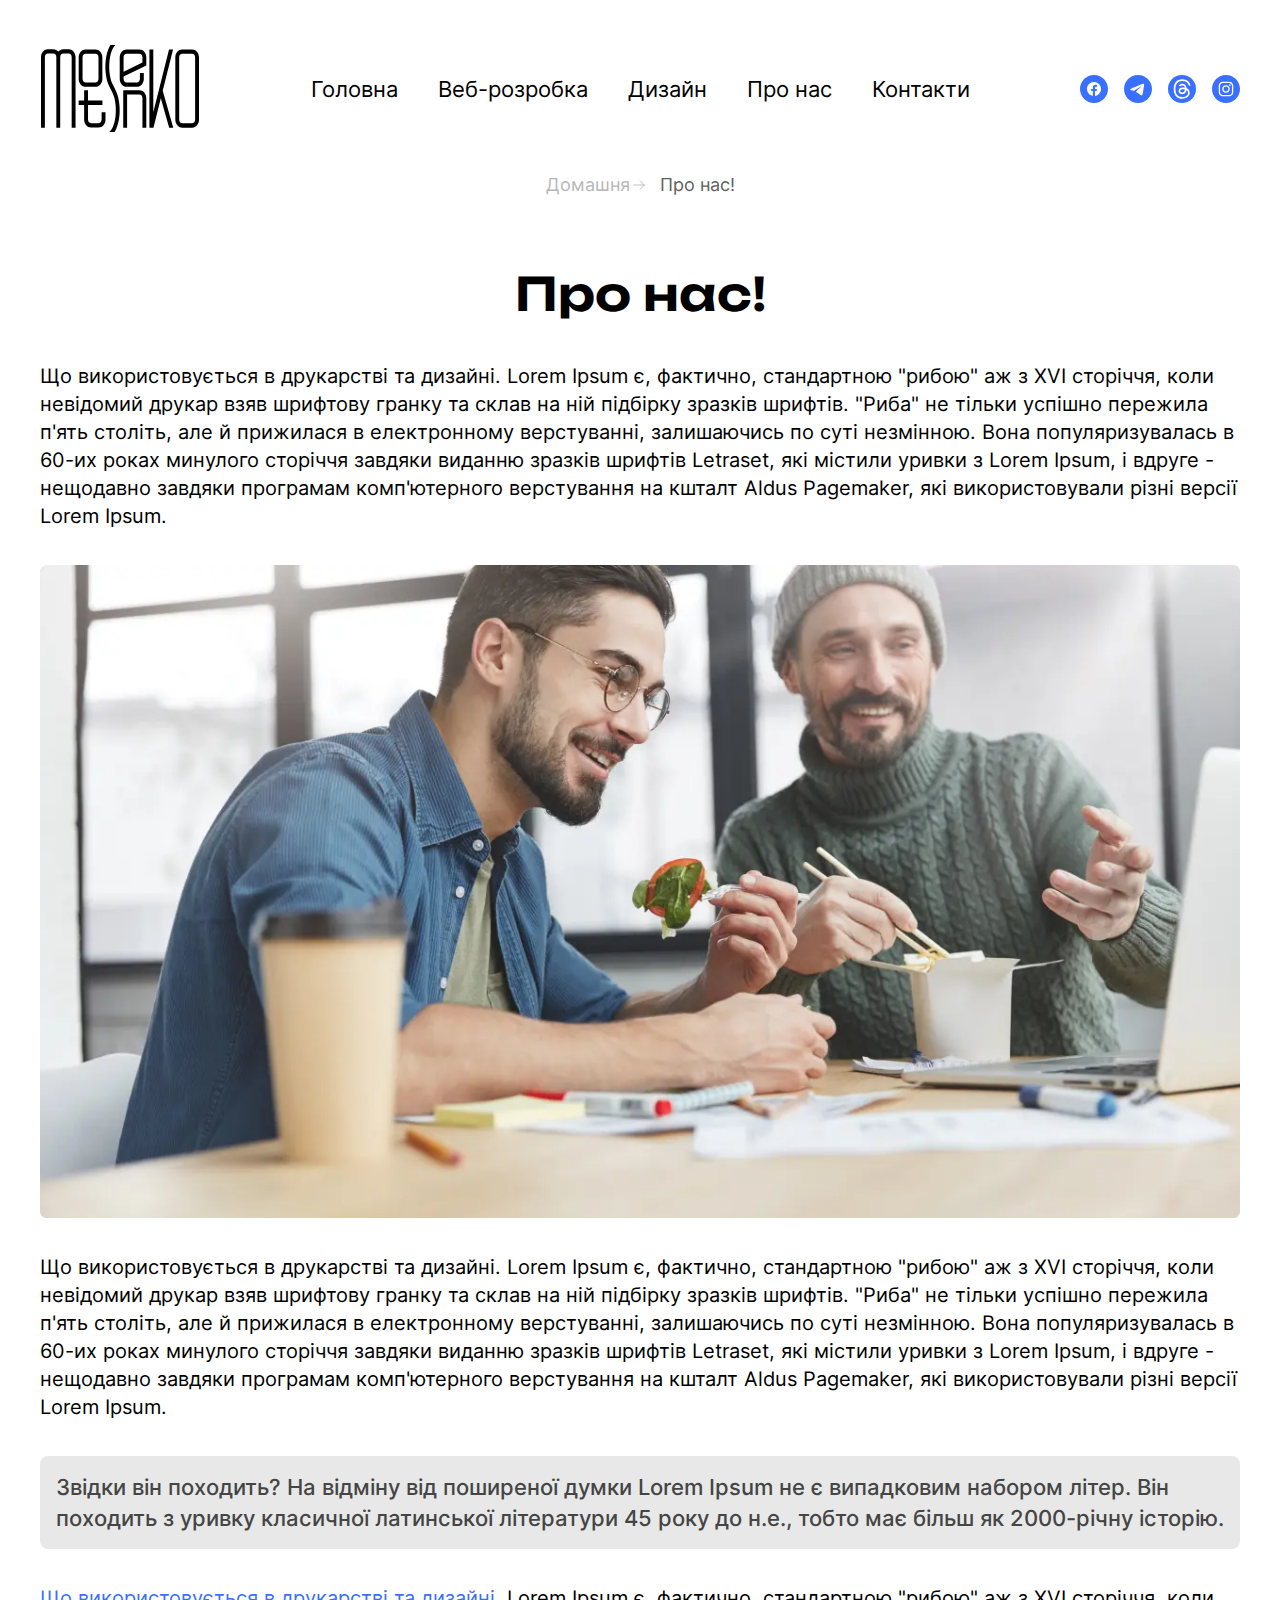
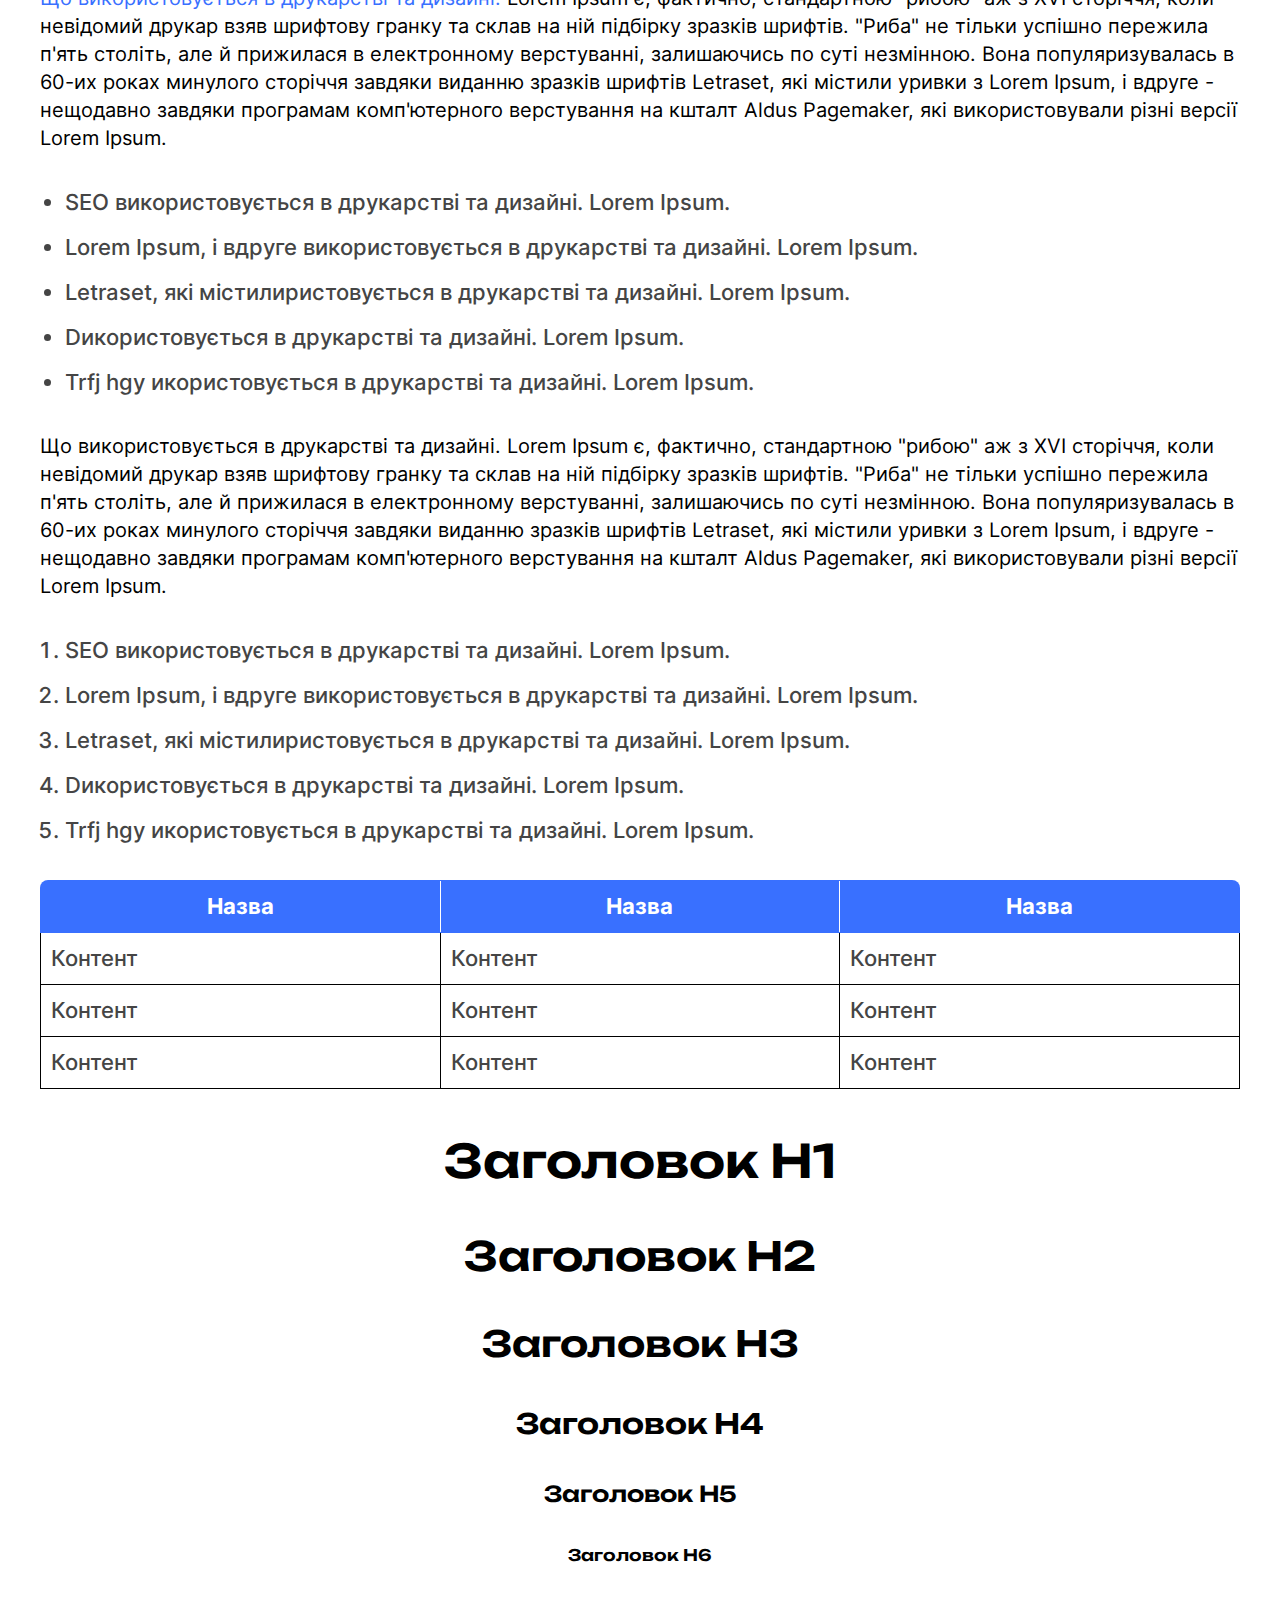
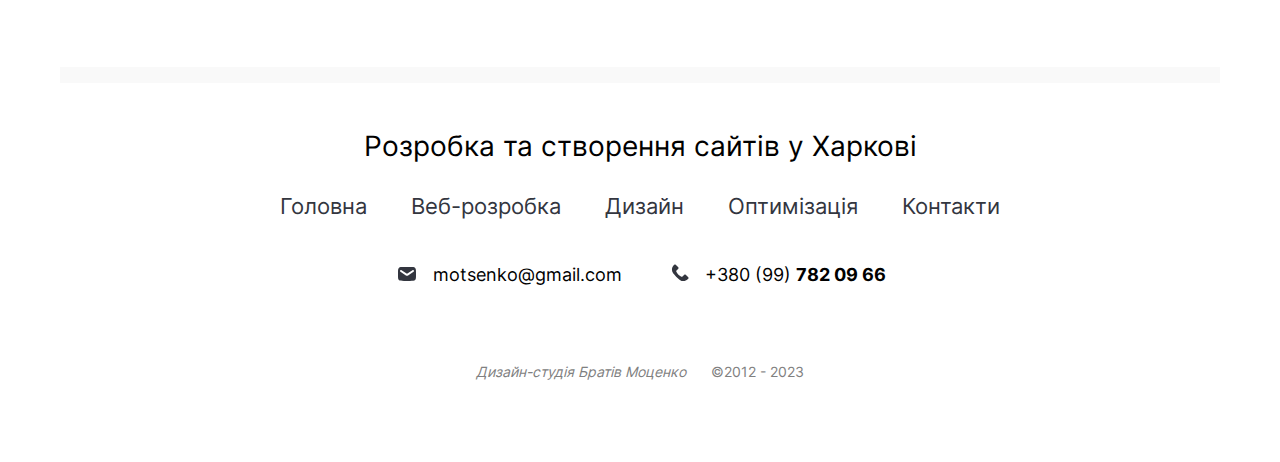
<file: about.html>
<!DOCTYPE html>
<html lang="en">

<head>
	<title>Site</title>
	<meta charset="UTF-8">
	<meta name="format-detection" content="telephone=no">
	<!-- <style>body{opacity: 0;}</style> -->
	<link rel="stylesheet" href="css/style.min.css?_v=20240604160739">
	<link rel="shortcut icon" href="favicon.ico">
	<!-- <meta name="robots" content="noindex, nofollow"> -->
	<meta name="viewport" content="width=device-width, initial-scale=1.0">
</head>

<body>
	<div class="wrapper">
		<header class="header">
			<div class="_container">
				<div class="header__menu-icon"><span></span><span></span></div>

				<a href="index.html" class="header__logo">
					<svg width="158" height="87" viewBox="0 0 158 87" xmlns="http://www.w3.org/2000/svg">
						<path fill-rule="evenodd" clip-rule="evenodd" d="M74.6718 0L74.305 0.330175C71.1021 3.21338 68.9457 9.83959 68.364 17.674C67.7637 25.7587 68.9924 33.9886 71.6794 39.3441L74.7351 45.4342C77.7361 51.4158 79.2092 60.5886 78.5389 69.6189C78.0085 76.7612 76.1691 82.9639 73.6201 87H68.2935L68.7397 86.5983C71.9427 83.7151 74.0991 77.0892 74.6808 69.2545C75.2811 61.1698 74.0524 52.9398 71.3657 47.5847L68.3099 41.4943C65.3087 35.5127 63.8356 26.3399 64.5059 17.3093C65.0333 10.2093 66.8544 4.03755 69.3798 0H74.6718ZM112.3 67.1797L128.027 4.39157H132.049L121.715 45.6606L132.256 82.6463H128.182L119.814 53.277L112.455 82.6463H108.42V4.39157H112.3V67.1797ZM86.1032 49.5422V82.6438H82.2233V45.1562H98.4154C102.218 45.1562 105.309 48.6459 105.309 52.9457V82.6438H101.429V52.9457C101.429 51.0671 100.071 49.5422 98.4154 49.5422H86.1032ZM0 82.6438V11.9244C0 7.62599 3.08753 4.13602 6.89055 4.13602H12.3253C14.2675 4.13602 16.0231 5.04631 17.2759 6.50951C18.5287 5.04631 20.2843 4.13602 22.2265 4.13602H27.661C31.4638 4.13602 34.5513 7.62599 34.5513 11.9244V82.6438H30.6713V11.9244C30.6713 10.0463 29.3225 8.5217 27.661 8.5217H22.2265C20.5647 8.5217 19.2159 10.0463 19.2159 11.9244V82.6438H15.3359V11.9244C15.3359 10.0463 13.9868 8.5217 12.3253 8.5217H6.89055C5.22903 8.5217 3.87995 10.0463 3.87995 11.9244V82.6438H0ZM158 12.1789C158 7.88155 154.909 4.39073 151.107 4.39073H141.2C137.398 4.39073 134.319 7.88155 134.319 12.1789V74.854C134.319 79.1544 137.398 82.6421 141.2 82.6421H151.107C154.909 82.6421 158 79.1544 158 74.854V12.1789ZM47.029 55.5285H61.4107V59.9142H47.029V74.8108C47.029 76.6818 48.3741 78.2023 50.0426 78.2023H57.5955C59.2508 78.2023 60.6088 76.6818 60.6088 74.8108V67.3404H64.4888V74.8108C64.4888 79.1086 61.3978 82.588 57.5955 82.588H50.0426C46.2403 82.588 43.1493 79.1086 43.1493 74.8108V59.9142H37.6527V55.5285H43.1493V45.1638H47.029V55.5285ZM154.12 12.1789V74.854C154.12 76.7337 152.762 78.257 151.107 78.257H141.2C139.545 78.257 138.199 76.7337 138.199 74.854V12.1789C138.199 10.3019 139.545 8.77585 141.2 8.77585H151.107C152.762 8.77585 154.12 10.3019 154.12 12.1789ZM82.5921 31.4827V34.0658C82.5921 35.9444 83.9372 37.4693 85.6054 37.4693H95.9002C97.5557 37.4693 98.9137 35.9444 98.9137 34.0658V28.1235H102.794V34.0658C102.794 38.3645 99.7027 41.8553 95.9002 41.8553H85.6054C81.8031 41.8553 78.7121 38.3645 78.7121 34.0658V12.182C78.7121 7.88211 81.8031 4.39241 85.6054 4.39241H98.4221C102.238 4.39241 105.316 7.88211 105.316 12.182V20.4593L82.5921 31.4827ZM61.3598 12.1803C61.3598 7.88043 58.2688 4.39073 54.4665 4.39073H44.5596C40.7574 4.39073 37.6793 7.88043 37.6793 12.1803V34.0641C37.6793 38.3625 40.7574 41.8536 44.5596 41.8536H54.4665C58.2688 41.8536 61.3598 38.3625 61.3598 34.0641V12.1803ZM57.4798 12.1803V34.0641C57.4798 35.9427 56.1218 37.4677 54.4665 37.4677H44.5596C42.9043 37.4677 41.5592 35.9427 41.5592 34.0641V12.1803C41.5592 10.3016 42.9043 8.77669 44.5596 8.77669H54.4665C56.1218 8.77669 57.4798 10.3016 57.4798 12.1803ZM101.436 17.5893V12.182C101.436 10.3033 100.091 8.77838 98.4221 8.77838H85.6054C83.9372 8.77838 82.5921 10.3033 82.5921 12.182V26.6964L101.436 17.5893Z" />
					</svg>
				</a>

				<nav class="header__menu">
					<a href="index.html" class="header__menu-link link">Головна</a>
					<a href="portfolio.html" class="header__menu-link link">Веб-розробка</a>
					<a href="#" class="header__menu-link link">Дизайн</a>
					<a href="about.html" class="header__menu-link link">Про нас</a>
					<a href="contacts.html" class="header__menu-link link">Контакти</a>
				</nav>

				<div class="header__socials">
					<div class="header__socials-button"></div>

					<div class="header__socials-body">
						<a href="#" class="header__socials-item">
							<svg width="28" height="28" viewBox="0 0 28 28" xmlns="http://www.w3.org/2000/svg">
								<path fill-rule="evenodd" clip-rule="evenodd" d="M0 14C0 6.26801 6.26801 0 14 0C21.732 0 28 6.26801 28 14C28 21.732 21.732 28 14 28C6.26801 28 0 21.732 0 14ZM14 7C17.85 7 21 10.15 21 14C21 17.5 18.4625 20.475 14.9625 21V16.0125H16.625L16.975 14H15.05V12.6875C15.05 12.1625 15.3125 11.6375 16.1875 11.6375H17.0625V9.8875C17.0625 9.8875 16.275 9.7125 15.4875 9.7125C13.9125 9.7125 12.8625 10.675 12.8625 12.425V14H11.1125V16.0125H12.8625V20.9125C9.5375 20.3875 7 17.5 7 14C7 10.15 10.15 7 14 7Z" />
							</svg>
						</a>

						<a href="#" class="header__socials-item">
							<svg width="28" height="28" viewBox="0 0 28 28" xmlns="http://www.w3.org/2000/svg">
								<path fill-rule="evenodd" clip-rule="evenodd" d="M14 28C6.26801 28 0 21.732 0 14C0 6.26801 6.26801 0 14 0C21.732 0 28 6.26801 28 14C28 21.732 21.732 28 14 28ZM14.6054 10.5065C13.3515 11.028 10.8455 12.1074 7.08743 13.7448C6.47717 13.9874 6.15749 14.2248 6.12839 14.457C6.07921 14.8493 6.5705 15.0038 7.23952 15.2142C7.33052 15.2428 7.42482 15.2724 7.52148 15.3038C8.17969 15.5178 9.0651 15.7681 9.52539 15.7781C9.94291 15.7871 10.4089 15.6149 10.9234 15.2617C14.4347 12.8914 16.2472 11.6934 16.361 11.6676C16.4413 11.6494 16.5526 11.6264 16.628 11.6934C16.7033 11.7604 16.6959 11.8873 16.6879 11.9214C16.6393 12.1288 14.7108 13.9218 13.7128 14.8496C13.4016 15.1389 13.1809 15.344 13.1358 15.3909C13.0348 15.4959 12.9318 15.5952 12.8328 15.6906C12.2213 16.2801 11.7627 16.7221 12.8581 17.444C13.3846 17.7909 13.8058 18.0778 14.2261 18.364C14.685 18.6765 15.1428 18.9883 15.7351 19.3765C15.886 19.4754 16.0301 19.5782 16.1704 19.6782C16.7046 20.059 17.1844 20.4011 17.7772 20.3465C18.1217 20.3148 18.4775 19.9909 18.6582 19.0249C19.0853 16.7418 19.9248 11.7951 20.1188 9.75666C20.1358 9.57806 20.1144 9.3495 20.0972 9.24917C20.08 9.14883 20.0442 9.00588 19.9137 8.90005C19.7593 8.77472 19.5208 8.7483 19.4142 8.75008C18.9293 8.75872 18.1854 9.01738 14.6054 10.5065Z" />
							</svg>
						</a>

						<a href="#" class="header__socials-item">
							<svg width="28" height="28" viewBox="0 0 28 28" xmlns="http://www.w3.org/2000/svg">
								<circle cx="14" cy="14" r="14" />
								<path id="vector" d="M18.8175 13.2869C18.7333 13.2465 18.6479 13.2077 18.5614 13.1706C18.4106 10.3934 16.8931 8.80338 14.345 8.78711C14.3334 8.78704 14.3219 8.78704 14.3104 8.78704C12.7863 8.78704 11.5187 9.4376 10.7385 10.6214L12.1399 11.5827C12.7228 10.6985 13.6374 10.51 14.3111 10.51C14.3189 10.51 14.3267 10.51 14.3344 10.51C15.1734 10.5154 15.8065 10.7593 16.2163 11.235C16.5145 11.5814 16.7139 12.06 16.8126 12.664C16.0688 12.5375 15.2643 12.4987 14.4043 12.548C11.9816 12.6875 10.4242 14.1005 10.5288 16.0638C10.5819 17.0597 11.078 17.9164 11.9257 18.4761C12.6425 18.9492 13.5656 19.1806 14.525 19.1282C15.792 19.0588 16.786 18.5754 17.4794 17.6915C18.0061 17.0202 18.3391 16.1503 18.4862 15.0543C19.09 15.4187 19.5375 15.8982 19.7847 16.4747C20.2049 17.4546 20.2294 19.0649 18.9155 20.3777C17.7643 21.5278 16.3805 22.0253 14.2892 22.0407C11.9694 22.0235 10.2149 21.2795 9.07425 19.8294C8.00608 18.4715 7.45405 16.5103 7.43346 14C7.45405 11.4897 8.00608 9.52839 9.07425 8.17054C10.2149 6.72046 11.9694 5.9765 14.2892 5.95926C16.6258 5.97663 18.4108 6.72417 19.5952 8.18125C20.1759 8.89579 20.6138 9.79437 20.9024 10.8421L22.5446 10.4039C22.1948 9.11431 21.6442 8.00303 20.8951 7.08142C19.3767 5.21337 17.1561 4.25618 14.2949 4.23633H14.2834C11.4281 4.25611 9.2323 5.21694 7.75719 7.09213C6.44455 8.76081 5.76745 11.0827 5.7447 13.9931L5.74463 14L5.7447 14.0068C5.76745 16.9173 6.44455 19.2392 7.75719 20.9079C9.2323 22.783 11.4281 23.7439 14.2834 23.7636H14.2949C16.8335 23.746 18.6229 23.0814 20.097 21.6086C22.0256 19.6818 21.9676 17.2666 21.3319 15.784C20.8759 14.7208 20.0064 13.8572 18.8175 13.2869ZM14.4343 17.4078C13.3725 17.4676 12.2694 16.991 12.215 15.9702C12.1747 15.2133 12.7537 14.3688 14.4995 14.2682C14.6994 14.2566 14.8956 14.251 15.0883 14.251C15.7225 14.251 16.3157 14.3126 16.8551 14.4305C16.6539 16.9428 15.4739 17.3507 14.4343 17.4078Z" />
							</svg>
						</a>

						<a href="#" class="header__socials-item">
							<svg width="28" height="28" viewBox="0 0 28 28" xmlns="http://www.w3.org/2000/svg">
								<path d="M14 16.45C12.6875 16.45 11.55 15.4 11.55 14C11.55 12.6875 12.6 11.55 14 11.55C15.3125 11.55 16.45 12.6 16.45 14C16.45 15.3125 15.3125 16.45 14 16.45Z" />
								<path fill-rule="evenodd" clip-rule="evenodd" d="M16.975 8.05H11.025C10.325 8.1375 9.975 8.225 9.7125 8.3125C9.3625 8.4 9.1 8.575 8.8375 8.8375C8.62979 9.04521 8.53165 9.25292 8.41303 9.50399C8.38176 9.57016 8.34899 9.63952 8.3125 9.7125C8.29896 9.75311 8.28333 9.79581 8.26658 9.84158C8.17504 10.0917 8.05 10.4333 8.05 11.025V16.975C8.1375 17.675 8.225 18.025 8.3125 18.2875C8.4 18.6375 8.575 18.9 8.8375 19.1625C9.04521 19.3702 9.25293 19.4684 9.50399 19.587C9.57022 19.6183 9.63945 19.651 9.7125 19.6875C9.75311 19.701 9.79581 19.7167 9.84158 19.7334C10.0917 19.825 10.4333 19.95 11.025 19.95H16.975C17.675 19.8625 18.025 19.775 18.2875 19.6875C18.6375 19.6 18.9 19.425 19.1625 19.1625C19.3702 18.9548 19.4684 18.7471 19.587 18.496C19.6183 18.4298 19.651 18.3605 19.6875 18.2875C19.701 18.2469 19.7167 18.2042 19.7334 18.1584C19.825 17.9083 19.95 17.5667 19.95 16.975V11.025C19.8625 10.325 19.775 9.975 19.6875 9.7125C19.6 9.3625 19.425 9.1 19.1625 8.8375C18.9548 8.62978 18.7471 8.53164 18.496 8.41302C18.4299 8.38178 18.3604 8.34896 18.2875 8.3125C18.2469 8.29896 18.2042 8.28333 18.1584 8.26658C17.9083 8.17504 17.5667 8.05 16.975 8.05ZM14 10.2375C11.9 10.2375 10.2375 11.9 10.2375 14C10.2375 16.1 11.9 17.7625 14 17.7625C16.1 17.7625 17.7625 16.1 17.7625 14C17.7625 11.9 16.1 10.2375 14 10.2375ZM18.725 10.15C18.725 10.6332 18.3332 11.025 17.85 11.025C17.3668 11.025 16.975 10.6332 16.975 10.15C16.975 9.66675 17.3668 9.275 17.85 9.275C18.3332 9.275 18.725 9.66675 18.725 10.15Z" />
								<path fill-rule="evenodd" clip-rule="evenodd" d="M0 14C0 6.26801 6.26801 0 14 0C21.732 0 28 6.26801 28 14C28 21.732 21.732 28 14 28C6.26801 28 0 21.732 0 14ZM11.025 6.7375H16.975C17.7625 6.825 18.2875 6.9125 18.725 7.0875C19.25 7.35 19.6 7.525 20.0375 7.9625C20.475 8.4 20.7375 8.8375 20.9125 9.275C21.0875 9.7125 21.2625 10.2375 21.2625 11.025V16.975C21.175 17.7625 21.0875 18.2875 20.9125 18.725C20.65 19.25 20.475 19.6 20.0375 20.0375C19.6 20.475 19.1625 20.7375 18.725 20.9125C18.2875 21.0875 17.7625 21.2625 16.975 21.2625H11.025C10.2375 21.175 9.7125 21.0875 9.275 20.9125C8.75 20.65 8.4 20.475 7.9625 20.0375C7.525 19.6 7.2625 19.1625 7.0875 18.725C6.9125 18.2875 6.7375 17.7625 6.7375 16.975V11.025C6.825 10.2375 6.9125 9.7125 7.0875 9.275C7.35 8.75 7.525 8.4 7.9625 7.9625C8.4 7.525 8.8375 7.2625 9.275 7.0875C9.7125 6.9125 10.2375 6.7375 11.025 6.7375Z" />
							</svg>
						</a>
					</div>
				</div>
			</div>
		</header>

		<div class="menu">
			<nav class="menu__menu">
				<a href="index.html" class="menu__menu-link menu-item">Головна</a>
				<a href="portfolio.html" class="menu__menu-link menu-item">Веб-розробка</a>
				<a href="#" class="menu__menu-link menu-item">Дизайн</a>
				<a href="about.html" class="menu__menu-link menu-item">Про нас</a>
				<a href="contacts.html" class="menu__menu-link menu-item">Контакти</a>
			</nav>

			<div class="menu__contacts">
				<a href="mailto:motsenko@gmail.com" class="menu__contact menu-item">
					<img src="img/icons/mail.svg" alt="">
					<span>motsenko@gmail.com</span>
				</a>

				<a href="tel:380997820966" class="menu__contact menu-item">
					<img src="img/icons/phone.svg" alt="">
					<span>+380 (99) <b>782 09 66</b></span>
				</a>
			</div>

			<div class="menu__socials menu-item">
				<a href="#" class="menu__social"><img src="img/icons/facebook.svg" alt=""></a>
				<a href="#" class="menu__social"><img src="img/icons/telegram.svg" alt=""></a>
				<a href="#" class="menu__social"><img src="img/icons/vector.svg" alt=""></a>
				<a href="#" class="menu__social"><img src="img/icons/instagram.svg" alt=""></a>
			</div>

			<div class="menu__copyright menu-item">
				<span>Дизайн-студія Братів Моценкo</span>
				<span>© 2012 - 2023</span>
			</div>
		</div>
		<main class="page">
			<div class="breadcrumbs">
				<div class="_container">
					<ul class="breadcrumbs__list">
						<li><a href="index.html" class="breadcrumbs__item link">Домашня</a></li>
						<li class="breadcrumbs__item">Про нас!</li>
					</ul>
				</div>
			</div>

			<div class="info">
				<div class="_container">
					<h1>Про нас!</h1>

					<p>Що використовується в друкарстві та дизайні. Lorem Ipsum є, фактично, стандартною "рибою" аж з XVI сторіччя, коли невідомий друкар взяв шрифтову гранку та склав на ній підбірку зразків шрифтів. "Риба" не тільки успішно пережила п'ять століть, але й прижилася в електронному верстуванні, залишаючись по суті незмінною. Вона популяризувалась в 60-их роках минулого сторіччя завдяки виданню зразків шрифтів Letraset, які містили уривки з Lorem Ipsum, і вдруге - нещодавно завдяки програмам комп'ютерного верстування на кшталт Aldus Pagemaker, які використовували різні версії Lorem Ipsum.</p>

					<img src="img/about-image.webp" alt="">

					<p>Що використовується в друкарстві та дизайні. Lorem Ipsum є, фактично, стандартною "рибою" аж з XVI сторіччя, коли невідомий друкар взяв шрифтову гранку та склав на ній підбірку зразків шрифтів. "Риба" не тільки успішно пережила п'ять століть, але й прижилася в електронному верстуванні, залишаючись по суті незмінною. Вона популяризувалась в 60-их роках минулого сторіччя завдяки виданню зразків шрифтів Letraset, які містили уривки з Lorem Ipsum, і вдруге - нещодавно завдяки програмам комп'ютерного верстування на кшталт Aldus Pagemaker, які використовували різні версії Lorem Ipsum.</p>

					<blockquote>Звідки він походить? На відміну від поширеної думки Lorem Ipsum не є випадковим набором літер. Він походить з уривку класичної латинської літератури 45 року до н.е., тобто має більш як 2000-річну історію.</blockquote>

					<p><a href="#">Що використовується в друкарстві та дизайні.</a> Lorem Ipsum є, фактично, стандартною "рибою" аж з XVI сторіччя, коли невідомий друкар взяв шрифтову гранку та склав на ній підбірку зразків шрифтів. "Риба" не тільки успішно пережила п'ять століть, але й прижилася в електронному верстуванні, залишаючись по суті незмінною. Вона популяризувалась в 60-их роках минулого сторіччя завдяки виданню зразків шрифтів Letraset, які містили уривки з Lorem Ipsum, і вдруге - нещодавно завдяки програмам комп'ютерного верстування на кшталт Aldus Pagemaker, які використовували різні версії Lorem Ipsum.</p>

					<ul>
						<li>SEO використовується в друкарстві та дизайні. Lorem Ipsum.</li>
						<li>Lorem Ipsum, і вдруге використовується в друкарстві та дизайні. Lorem Ipsum.</li>
						<li>Letraset, які містилиристовується в друкарстві та дизайні. Lorem Ipsum.</li>
						<li>Dикористовується в друкарстві та дизайні. Lorem Ipsum.</li>
						<li>Trfj hgy икористовується в друкарстві та дизайні. Lorem Ipsum.</li>
					</ul>

					<p>Що використовується в друкарстві та дизайні. Lorem Ipsum є, фактично, стандартною "рибою" аж з XVI сторіччя, коли невідомий друкар взяв шрифтову гранку та склав на ній підбірку зразків шрифтів. "Риба" не тільки успішно пережила п'ять століть, але й прижилася в електронному верстуванні, залишаючись по суті незмінною. Вона популяризувалась в 60-их роках минулого сторіччя завдяки виданню зразків шрифтів Letraset, які містили уривки з Lorem Ipsum, і вдруге - нещодавно завдяки програмам комп'ютерного верстування на кшталт Aldus Pagemaker, які використовували різні версії Lorem Ipsum.</p>

					<ol>
						<li>SEO використовується в друкарстві та дизайні. Lorem Ipsum.</li>
						<li>Lorem Ipsum, і вдруге використовується в друкарстві та дизайні. Lorem Ipsum.</li>
						<li>Letraset, які містилиристовується в друкарстві та дизайні. Lorem Ipsum.</li>
						<li>Dикористовується в друкарстві та дизайні. Lorem Ipsum.</li>
						<li>Trfj hgy икористовується в друкарстві та дизайні. Lorem Ipsum.</li>
					</ol>

					<div class="info__table">
						<table>
							<tr>
								<th>Назва</th>
								<th>Назва</th>
								<th>Назва</th>
							</tr>

							<tr>
								<td>Контент</td>
								<td>Контент</td>
								<td>Контент</td>
							</tr>

							<tr>
								<td>Контент</td>
								<td>Контент</td>
								<td>Контент</td>
							</tr>

							<tr>
								<td>Контент</td>
								<td>Контент</td>
								<td>Контент</td>
							</tr>
						</table>
					</div>

					<h1>Заголовок H1</h1>
					<h2>Заголовок H2</h2>
					<h3>Заголовок H3</h3>
					<h4>Заголовок H4</h4>
					<h5>Заголовок H5</h5>
					<h6>Заголовок H6</h6>
				</div>
			</div>
		</main>
		<footer class="footer">
			<div class="_container">
				<div class="footer__title">Розробка та створення сайтів у Харкові</div>

				<nav class="footer__menu">
					<a href="#" class="footer__menu-item link">Головна</a>
					<a href="#" class="footer__menu-item link">Веб-розробка</a>
					<a href="#" class="footer__menu-item link">Дизайн</a>
					<a href="#" class="footer__menu-item link">Оптимізація</a>
					<a href="#" class="footer__menu-item link">Контакти</a>
				</nav>

				<div class="footer__contact">
					<a href="mailto:motsenko@gmail.com" class="footer__contact-item">
						<svg width="24" height="24" viewBox="0 0 24 24" xmlns="http://www.w3.org/2000/svg">
							<path fill-rule="evenodd" clip-rule="evenodd" d="M3.87868 5.87868C3 6.75736 3 8.17157 3 11V13C3 15.8284 3 17.2426 3.87868 18.1213C4.75736 19 6.17157 19 9 19H15C17.8284 19 19.2426 19 20.1213 18.1213C21 17.2426 21 15.8284 21 13V11C21 8.17157 21 6.75736 20.1213 5.87868C19.2426 5 17.8284 5 15 5H9C6.17157 5 4.75736 5 3.87868 5.87868ZM6.5547 8.16795C6.09517 7.8616 5.4743 7.98577 5.16795 8.4453C4.8616 8.90483 4.98577 9.5257 5.4453 9.83205L10.8906 13.4622C11.5624 13.9101 12.4376 13.9101 13.1094 13.4622L18.5547 9.83205C19.0142 9.5257 19.1384 8.90483 18.8321 8.4453C18.5257 7.98577 17.9048 7.8616 17.4453 8.16795L12 11.7982L6.5547 8.16795Z" />
						</svg>
						<span>motsenko@gmail.com</span>
					</a>

					<a href="tel:380997820966" class="footer__contact-item">
						<svg width="24" height="24" viewBox="0 0 24 24" xmlns="http://www.w3.org/2000/svg">
							<path d="M6.67962 3.32038L7.29289 2.70711C7.68342 2.31658 8.31658 2.31658 8.70711 2.70711L11.2929 5.29289C11.6834 5.68342 11.6834 6.31658 11.2929 6.70711L9.50048 8.49952C9.2016 8.7984 9.1275 9.255 9.31653 9.63307C10.4093 11.8186 12.1814 13.5907 14.3669 14.6835C14.745 14.8725 15.2016 14.7984 15.5005 14.4995L17.2929 12.7071C17.6834 12.3166 18.3166 12.3166 18.7071 12.7071L21.2929 15.2929C21.6834 15.6834 21.6834 16.3166 21.2929 16.7071L20.6796 17.3204C18.5683 19.4317 15.2257 19.6693 12.837 17.8777L11.6286 16.9714C9.88504 15.6638 8.33622 14.115 7.02857 12.3714L6.12226 11.163C4.33072 8.7743 4.56827 5.43173 6.67962 3.32038Z" />
						</svg>
						<span>+380 (99) <b>782 09 66</b></span>
					</a>
				</div>

				<div class="footer__company">
					<span>Дизайн-студія Братів Моценкo</span>
					<span>©2012 - 2023</span>
				</div>
			</div>
		</footer>
	</div>
	<script src="js/app.min.js?_v=20240604160739"></script>
</body>

</html>
</file>
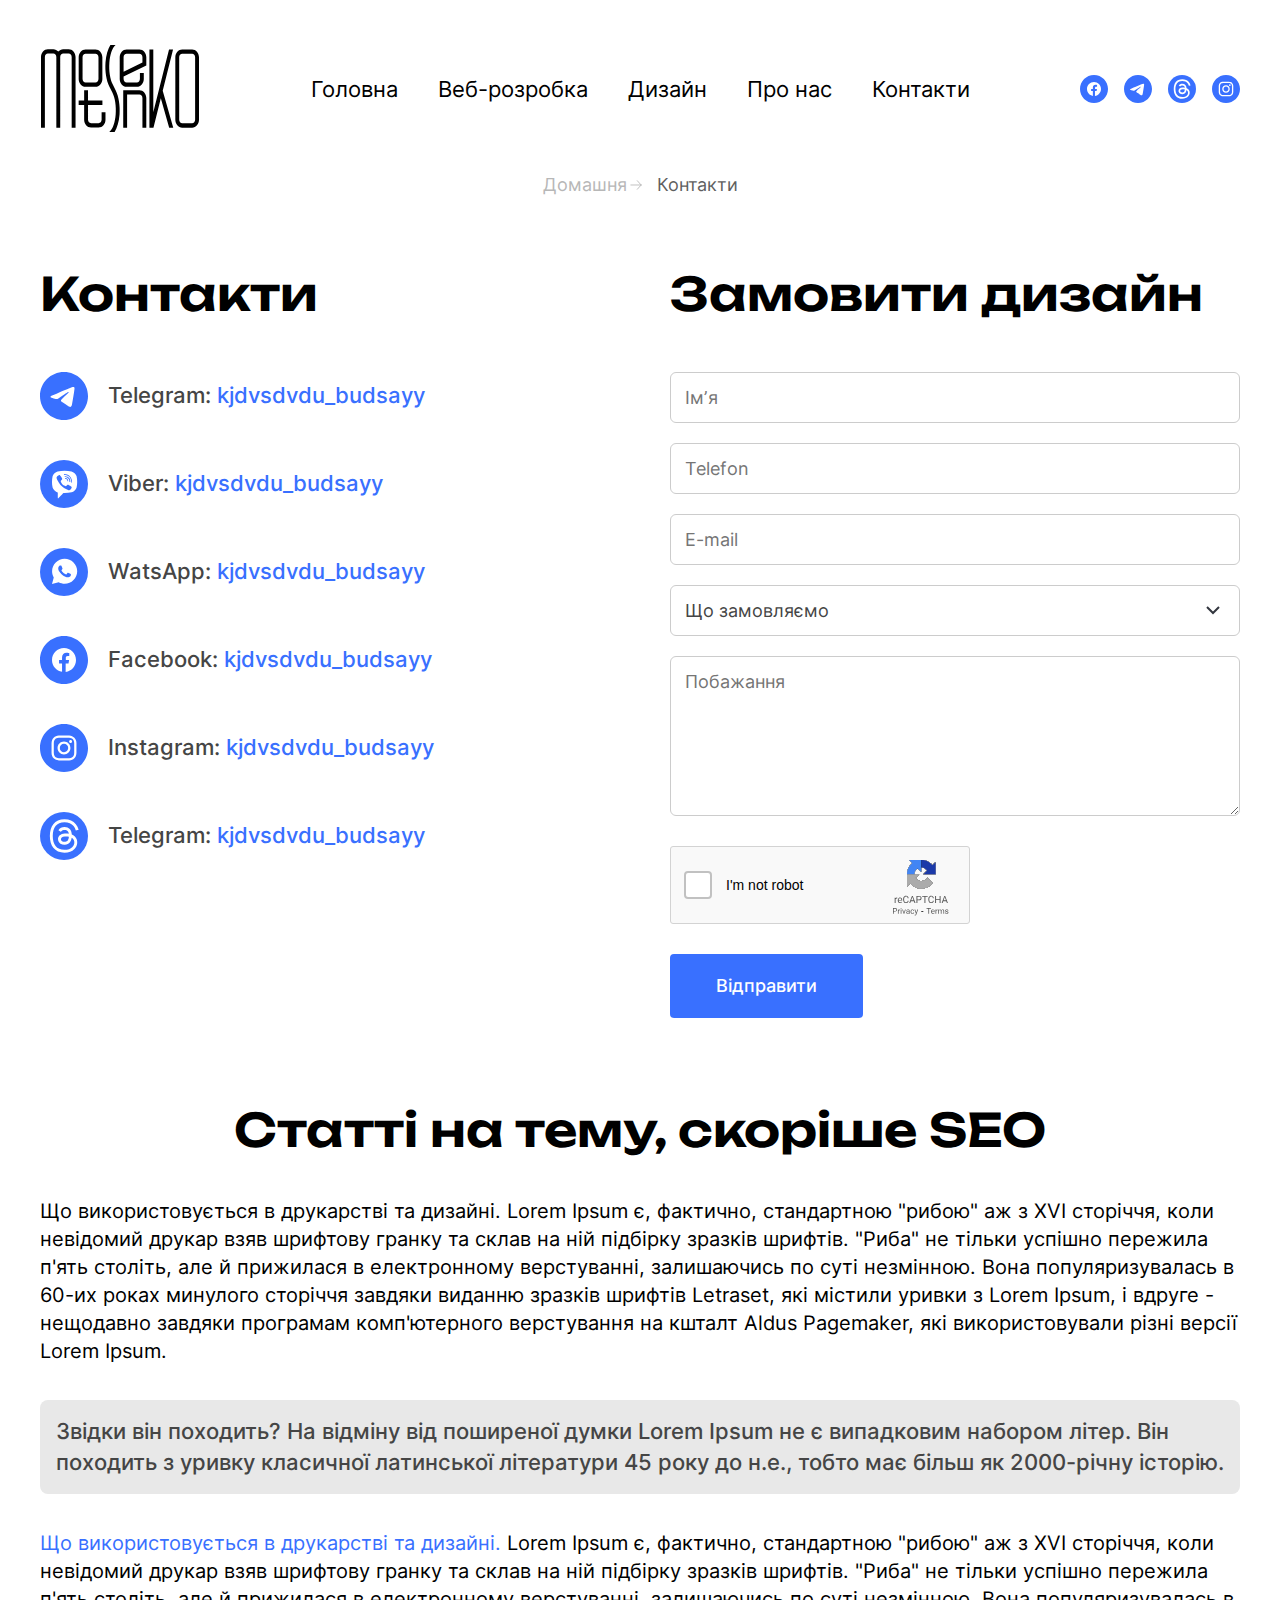
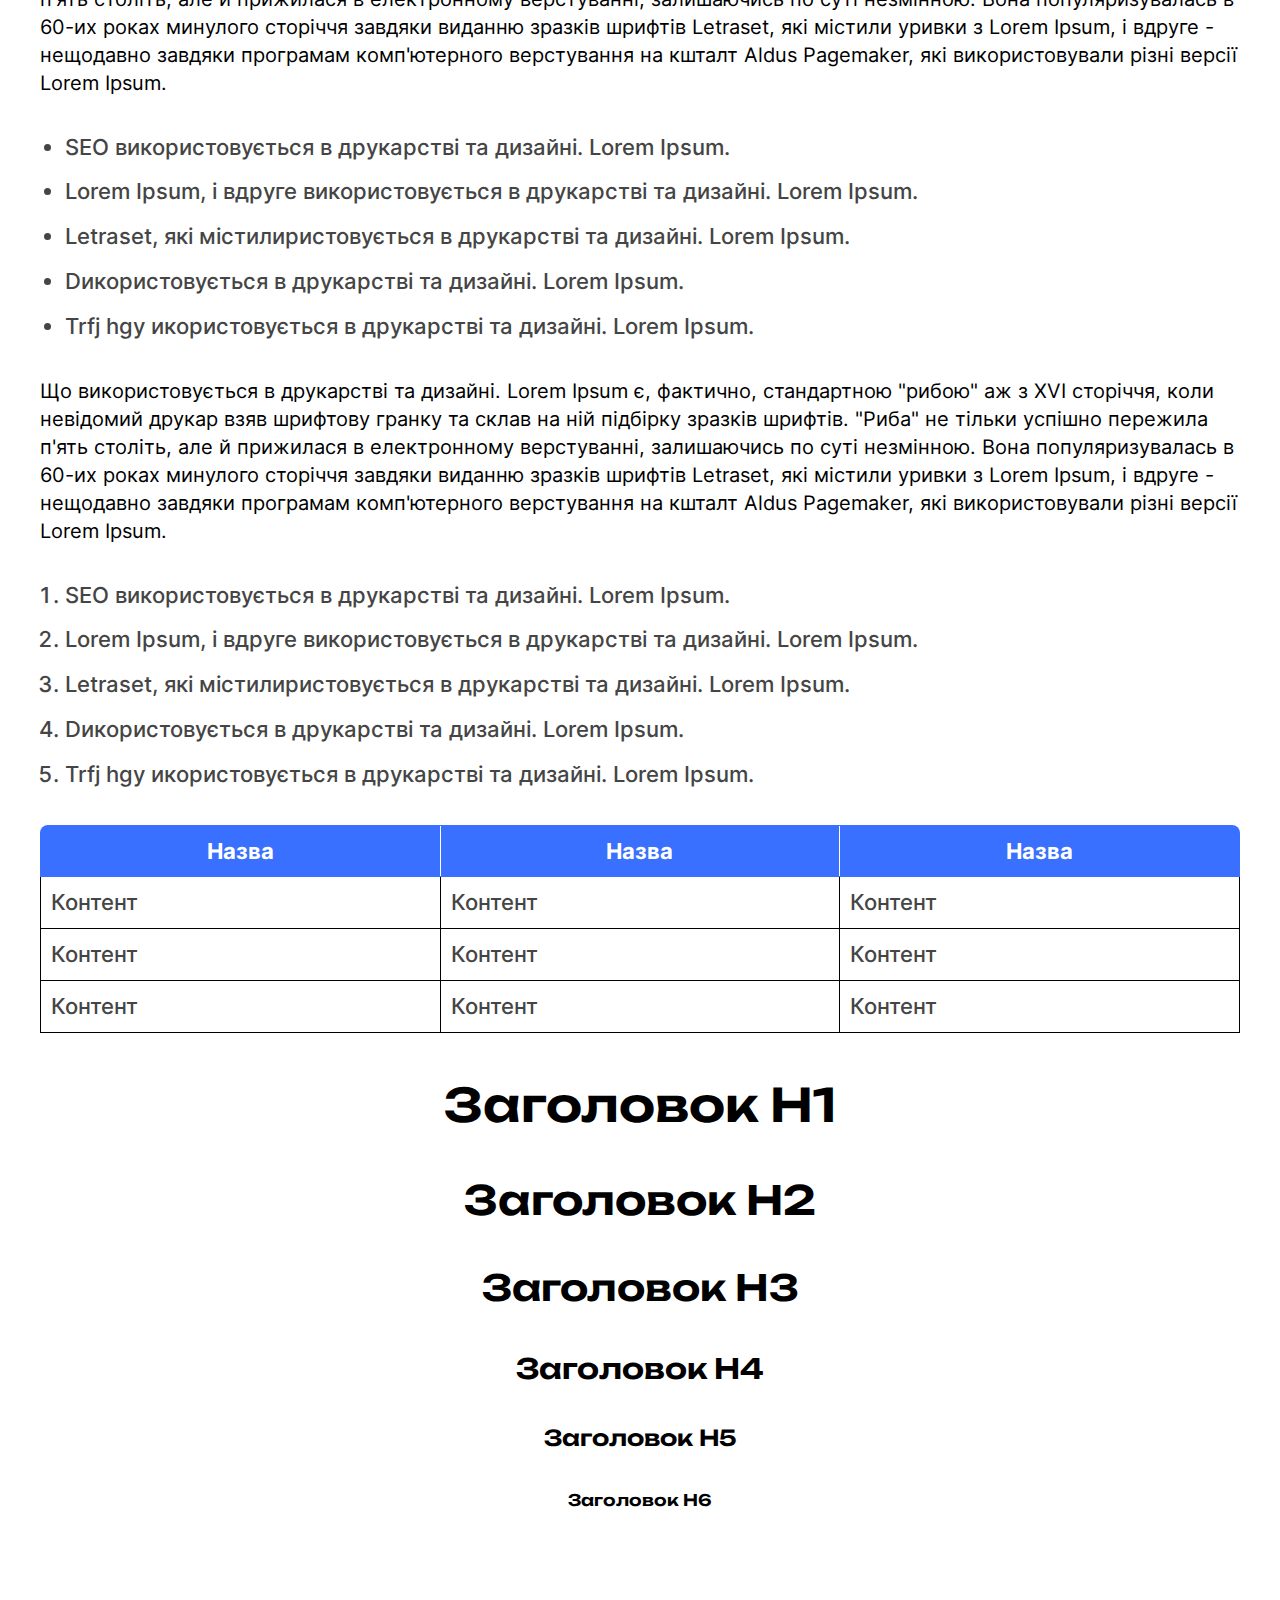
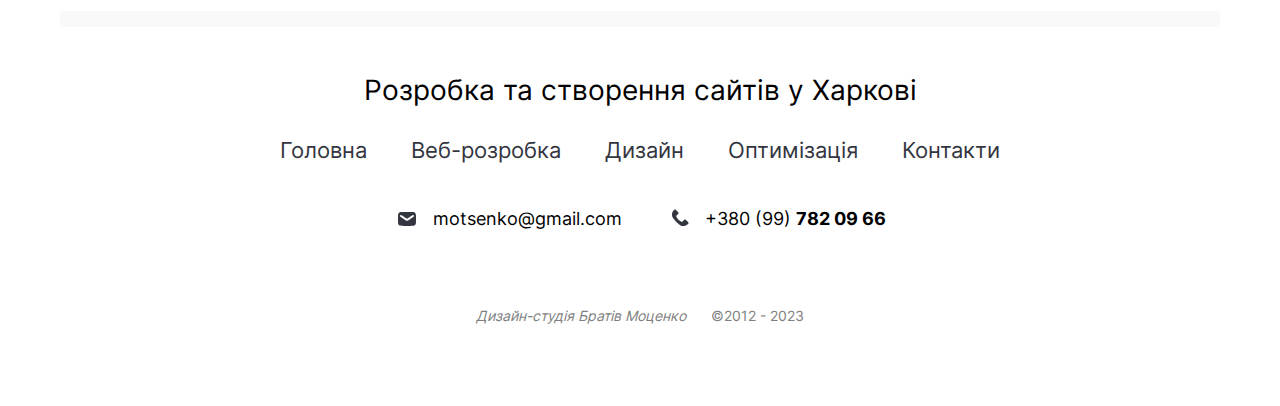
<file: contacts.html>
<!DOCTYPE html>
<html lang="en">

<head>
	<title>Site</title>
	<meta charset="UTF-8">
	<meta name="format-detection" content="telephone=no">
	<!-- <style>body{opacity: 0;}</style> -->
	<link rel="stylesheet" href="css/style.min.css?_v=20240604160739">
	<link rel="shortcut icon" href="favicon.ico">
	<!-- <meta name="robots" content="noindex, nofollow"> -->
	<meta name="viewport" content="width=device-width, initial-scale=1.0">
</head>

<body>
	<div class="wrapper">
		<header class="header">
			<div class="_container">
				<div class="header__menu-icon"><span></span><span></span></div>

				<a href="index.html" class="header__logo">
					<svg width="158" height="87" viewBox="0 0 158 87" xmlns="http://www.w3.org/2000/svg">
						<path fill-rule="evenodd" clip-rule="evenodd" d="M74.6718 0L74.305 0.330175C71.1021 3.21338 68.9457 9.83959 68.364 17.674C67.7637 25.7587 68.9924 33.9886 71.6794 39.3441L74.7351 45.4342C77.7361 51.4158 79.2092 60.5886 78.5389 69.6189C78.0085 76.7612 76.1691 82.9639 73.6201 87H68.2935L68.7397 86.5983C71.9427 83.7151 74.0991 77.0892 74.6808 69.2545C75.2811 61.1698 74.0524 52.9398 71.3657 47.5847L68.3099 41.4943C65.3087 35.5127 63.8356 26.3399 64.5059 17.3093C65.0333 10.2093 66.8544 4.03755 69.3798 0H74.6718ZM112.3 67.1797L128.027 4.39157H132.049L121.715 45.6606L132.256 82.6463H128.182L119.814 53.277L112.455 82.6463H108.42V4.39157H112.3V67.1797ZM86.1032 49.5422V82.6438H82.2233V45.1562H98.4154C102.218 45.1562 105.309 48.6459 105.309 52.9457V82.6438H101.429V52.9457C101.429 51.0671 100.071 49.5422 98.4154 49.5422H86.1032ZM0 82.6438V11.9244C0 7.62599 3.08753 4.13602 6.89055 4.13602H12.3253C14.2675 4.13602 16.0231 5.04631 17.2759 6.50951C18.5287 5.04631 20.2843 4.13602 22.2265 4.13602H27.661C31.4638 4.13602 34.5513 7.62599 34.5513 11.9244V82.6438H30.6713V11.9244C30.6713 10.0463 29.3225 8.5217 27.661 8.5217H22.2265C20.5647 8.5217 19.2159 10.0463 19.2159 11.9244V82.6438H15.3359V11.9244C15.3359 10.0463 13.9868 8.5217 12.3253 8.5217H6.89055C5.22903 8.5217 3.87995 10.0463 3.87995 11.9244V82.6438H0ZM158 12.1789C158 7.88155 154.909 4.39073 151.107 4.39073H141.2C137.398 4.39073 134.319 7.88155 134.319 12.1789V74.854C134.319 79.1544 137.398 82.6421 141.2 82.6421H151.107C154.909 82.6421 158 79.1544 158 74.854V12.1789ZM47.029 55.5285H61.4107V59.9142H47.029V74.8108C47.029 76.6818 48.3741 78.2023 50.0426 78.2023H57.5955C59.2508 78.2023 60.6088 76.6818 60.6088 74.8108V67.3404H64.4888V74.8108C64.4888 79.1086 61.3978 82.588 57.5955 82.588H50.0426C46.2403 82.588 43.1493 79.1086 43.1493 74.8108V59.9142H37.6527V55.5285H43.1493V45.1638H47.029V55.5285ZM154.12 12.1789V74.854C154.12 76.7337 152.762 78.257 151.107 78.257H141.2C139.545 78.257 138.199 76.7337 138.199 74.854V12.1789C138.199 10.3019 139.545 8.77585 141.2 8.77585H151.107C152.762 8.77585 154.12 10.3019 154.12 12.1789ZM82.5921 31.4827V34.0658C82.5921 35.9444 83.9372 37.4693 85.6054 37.4693H95.9002C97.5557 37.4693 98.9137 35.9444 98.9137 34.0658V28.1235H102.794V34.0658C102.794 38.3645 99.7027 41.8553 95.9002 41.8553H85.6054C81.8031 41.8553 78.7121 38.3645 78.7121 34.0658V12.182C78.7121 7.88211 81.8031 4.39241 85.6054 4.39241H98.4221C102.238 4.39241 105.316 7.88211 105.316 12.182V20.4593L82.5921 31.4827ZM61.3598 12.1803C61.3598 7.88043 58.2688 4.39073 54.4665 4.39073H44.5596C40.7574 4.39073 37.6793 7.88043 37.6793 12.1803V34.0641C37.6793 38.3625 40.7574 41.8536 44.5596 41.8536H54.4665C58.2688 41.8536 61.3598 38.3625 61.3598 34.0641V12.1803ZM57.4798 12.1803V34.0641C57.4798 35.9427 56.1218 37.4677 54.4665 37.4677H44.5596C42.9043 37.4677 41.5592 35.9427 41.5592 34.0641V12.1803C41.5592 10.3016 42.9043 8.77669 44.5596 8.77669H54.4665C56.1218 8.77669 57.4798 10.3016 57.4798 12.1803ZM101.436 17.5893V12.182C101.436 10.3033 100.091 8.77838 98.4221 8.77838H85.6054C83.9372 8.77838 82.5921 10.3033 82.5921 12.182V26.6964L101.436 17.5893Z" />
					</svg>
				</a>

				<nav class="header__menu">
					<a href="index.html" class="header__menu-link link">Головна</a>
					<a href="portfolio.html" class="header__menu-link link">Веб-розробка</a>
					<a href="#" class="header__menu-link link">Дизайн</a>
					<a href="about.html" class="header__menu-link link">Про нас</a>
					<a href="contacts.html" class="header__menu-link link">Контакти</a>
				</nav>

				<div class="header__socials">
					<div class="header__socials-button"></div>

					<div class="header__socials-body">
						<a href="#" class="header__socials-item">
							<svg width="28" height="28" viewBox="0 0 28 28" xmlns="http://www.w3.org/2000/svg">
								<path fill-rule="evenodd" clip-rule="evenodd" d="M0 14C0 6.26801 6.26801 0 14 0C21.732 0 28 6.26801 28 14C28 21.732 21.732 28 14 28C6.26801 28 0 21.732 0 14ZM14 7C17.85 7 21 10.15 21 14C21 17.5 18.4625 20.475 14.9625 21V16.0125H16.625L16.975 14H15.05V12.6875C15.05 12.1625 15.3125 11.6375 16.1875 11.6375H17.0625V9.8875C17.0625 9.8875 16.275 9.7125 15.4875 9.7125C13.9125 9.7125 12.8625 10.675 12.8625 12.425V14H11.1125V16.0125H12.8625V20.9125C9.5375 20.3875 7 17.5 7 14C7 10.15 10.15 7 14 7Z" />
							</svg>
						</a>

						<a href="#" class="header__socials-item">
							<svg width="28" height="28" viewBox="0 0 28 28" xmlns="http://www.w3.org/2000/svg">
								<path fill-rule="evenodd" clip-rule="evenodd" d="M14 28C6.26801 28 0 21.732 0 14C0 6.26801 6.26801 0 14 0C21.732 0 28 6.26801 28 14C28 21.732 21.732 28 14 28ZM14.6054 10.5065C13.3515 11.028 10.8455 12.1074 7.08743 13.7448C6.47717 13.9874 6.15749 14.2248 6.12839 14.457C6.07921 14.8493 6.5705 15.0038 7.23952 15.2142C7.33052 15.2428 7.42482 15.2724 7.52148 15.3038C8.17969 15.5178 9.0651 15.7681 9.52539 15.7781C9.94291 15.7871 10.4089 15.6149 10.9234 15.2617C14.4347 12.8914 16.2472 11.6934 16.361 11.6676C16.4413 11.6494 16.5526 11.6264 16.628 11.6934C16.7033 11.7604 16.6959 11.8873 16.6879 11.9214C16.6393 12.1288 14.7108 13.9218 13.7128 14.8496C13.4016 15.1389 13.1809 15.344 13.1358 15.3909C13.0348 15.4959 12.9318 15.5952 12.8328 15.6906C12.2213 16.2801 11.7627 16.7221 12.8581 17.444C13.3846 17.7909 13.8058 18.0778 14.2261 18.364C14.685 18.6765 15.1428 18.9883 15.7351 19.3765C15.886 19.4754 16.0301 19.5782 16.1704 19.6782C16.7046 20.059 17.1844 20.4011 17.7772 20.3465C18.1217 20.3148 18.4775 19.9909 18.6582 19.0249C19.0853 16.7418 19.9248 11.7951 20.1188 9.75666C20.1358 9.57806 20.1144 9.3495 20.0972 9.24917C20.08 9.14883 20.0442 9.00588 19.9137 8.90005C19.7593 8.77472 19.5208 8.7483 19.4142 8.75008C18.9293 8.75872 18.1854 9.01738 14.6054 10.5065Z" />
							</svg>
						</a>

						<a href="#" class="header__socials-item">
							<svg width="28" height="28" viewBox="0 0 28 28" xmlns="http://www.w3.org/2000/svg">
								<circle cx="14" cy="14" r="14" />
								<path id="vector" d="M18.8175 13.2869C18.7333 13.2465 18.6479 13.2077 18.5614 13.1706C18.4106 10.3934 16.8931 8.80338 14.345 8.78711C14.3334 8.78704 14.3219 8.78704 14.3104 8.78704C12.7863 8.78704 11.5187 9.4376 10.7385 10.6214L12.1399 11.5827C12.7228 10.6985 13.6374 10.51 14.3111 10.51C14.3189 10.51 14.3267 10.51 14.3344 10.51C15.1734 10.5154 15.8065 10.7593 16.2163 11.235C16.5145 11.5814 16.7139 12.06 16.8126 12.664C16.0688 12.5375 15.2643 12.4987 14.4043 12.548C11.9816 12.6875 10.4242 14.1005 10.5288 16.0638C10.5819 17.0597 11.078 17.9164 11.9257 18.4761C12.6425 18.9492 13.5656 19.1806 14.525 19.1282C15.792 19.0588 16.786 18.5754 17.4794 17.6915C18.0061 17.0202 18.3391 16.1503 18.4862 15.0543C19.09 15.4187 19.5375 15.8982 19.7847 16.4747C20.2049 17.4546 20.2294 19.0649 18.9155 20.3777C17.7643 21.5278 16.3805 22.0253 14.2892 22.0407C11.9694 22.0235 10.2149 21.2795 9.07425 19.8294C8.00608 18.4715 7.45405 16.5103 7.43346 14C7.45405 11.4897 8.00608 9.52839 9.07425 8.17054C10.2149 6.72046 11.9694 5.9765 14.2892 5.95926C16.6258 5.97663 18.4108 6.72417 19.5952 8.18125C20.1759 8.89579 20.6138 9.79437 20.9024 10.8421L22.5446 10.4039C22.1948 9.11431 21.6442 8.00303 20.8951 7.08142C19.3767 5.21337 17.1561 4.25618 14.2949 4.23633H14.2834C11.4281 4.25611 9.2323 5.21694 7.75719 7.09213C6.44455 8.76081 5.76745 11.0827 5.7447 13.9931L5.74463 14L5.7447 14.0068C5.76745 16.9173 6.44455 19.2392 7.75719 20.9079C9.2323 22.783 11.4281 23.7439 14.2834 23.7636H14.2949C16.8335 23.746 18.6229 23.0814 20.097 21.6086C22.0256 19.6818 21.9676 17.2666 21.3319 15.784C20.8759 14.7208 20.0064 13.8572 18.8175 13.2869ZM14.4343 17.4078C13.3725 17.4676 12.2694 16.991 12.215 15.9702C12.1747 15.2133 12.7537 14.3688 14.4995 14.2682C14.6994 14.2566 14.8956 14.251 15.0883 14.251C15.7225 14.251 16.3157 14.3126 16.8551 14.4305C16.6539 16.9428 15.4739 17.3507 14.4343 17.4078Z" />
							</svg>
						</a>

						<a href="#" class="header__socials-item">
							<svg width="28" height="28" viewBox="0 0 28 28" xmlns="http://www.w3.org/2000/svg">
								<path d="M14 16.45C12.6875 16.45 11.55 15.4 11.55 14C11.55 12.6875 12.6 11.55 14 11.55C15.3125 11.55 16.45 12.6 16.45 14C16.45 15.3125 15.3125 16.45 14 16.45Z" />
								<path fill-rule="evenodd" clip-rule="evenodd" d="M16.975 8.05H11.025C10.325 8.1375 9.975 8.225 9.7125 8.3125C9.3625 8.4 9.1 8.575 8.8375 8.8375C8.62979 9.04521 8.53165 9.25292 8.41303 9.50399C8.38176 9.57016 8.34899 9.63952 8.3125 9.7125C8.29896 9.75311 8.28333 9.79581 8.26658 9.84158C8.17504 10.0917 8.05 10.4333 8.05 11.025V16.975C8.1375 17.675 8.225 18.025 8.3125 18.2875C8.4 18.6375 8.575 18.9 8.8375 19.1625C9.04521 19.3702 9.25293 19.4684 9.50399 19.587C9.57022 19.6183 9.63945 19.651 9.7125 19.6875C9.75311 19.701 9.79581 19.7167 9.84158 19.7334C10.0917 19.825 10.4333 19.95 11.025 19.95H16.975C17.675 19.8625 18.025 19.775 18.2875 19.6875C18.6375 19.6 18.9 19.425 19.1625 19.1625C19.3702 18.9548 19.4684 18.7471 19.587 18.496C19.6183 18.4298 19.651 18.3605 19.6875 18.2875C19.701 18.2469 19.7167 18.2042 19.7334 18.1584C19.825 17.9083 19.95 17.5667 19.95 16.975V11.025C19.8625 10.325 19.775 9.975 19.6875 9.7125C19.6 9.3625 19.425 9.1 19.1625 8.8375C18.9548 8.62978 18.7471 8.53164 18.496 8.41302C18.4299 8.38178 18.3604 8.34896 18.2875 8.3125C18.2469 8.29896 18.2042 8.28333 18.1584 8.26658C17.9083 8.17504 17.5667 8.05 16.975 8.05ZM14 10.2375C11.9 10.2375 10.2375 11.9 10.2375 14C10.2375 16.1 11.9 17.7625 14 17.7625C16.1 17.7625 17.7625 16.1 17.7625 14C17.7625 11.9 16.1 10.2375 14 10.2375ZM18.725 10.15C18.725 10.6332 18.3332 11.025 17.85 11.025C17.3668 11.025 16.975 10.6332 16.975 10.15C16.975 9.66675 17.3668 9.275 17.85 9.275C18.3332 9.275 18.725 9.66675 18.725 10.15Z" />
								<path fill-rule="evenodd" clip-rule="evenodd" d="M0 14C0 6.26801 6.26801 0 14 0C21.732 0 28 6.26801 28 14C28 21.732 21.732 28 14 28C6.26801 28 0 21.732 0 14ZM11.025 6.7375H16.975C17.7625 6.825 18.2875 6.9125 18.725 7.0875C19.25 7.35 19.6 7.525 20.0375 7.9625C20.475 8.4 20.7375 8.8375 20.9125 9.275C21.0875 9.7125 21.2625 10.2375 21.2625 11.025V16.975C21.175 17.7625 21.0875 18.2875 20.9125 18.725C20.65 19.25 20.475 19.6 20.0375 20.0375C19.6 20.475 19.1625 20.7375 18.725 20.9125C18.2875 21.0875 17.7625 21.2625 16.975 21.2625H11.025C10.2375 21.175 9.7125 21.0875 9.275 20.9125C8.75 20.65 8.4 20.475 7.9625 20.0375C7.525 19.6 7.2625 19.1625 7.0875 18.725C6.9125 18.2875 6.7375 17.7625 6.7375 16.975V11.025C6.825 10.2375 6.9125 9.7125 7.0875 9.275C7.35 8.75 7.525 8.4 7.9625 7.9625C8.4 7.525 8.8375 7.2625 9.275 7.0875C9.7125 6.9125 10.2375 6.7375 11.025 6.7375Z" />
							</svg>
						</a>
					</div>
				</div>
			</div>
		</header>

		<div class="menu">
			<nav class="menu__menu">
				<a href="index.html" class="menu__menu-link menu-item">Головна</a>
				<a href="portfolio.html" class="menu__menu-link menu-item">Веб-розробка</a>
				<a href="#" class="menu__menu-link menu-item">Дизайн</a>
				<a href="about.html" class="menu__menu-link menu-item">Про нас</a>
				<a href="contacts.html" class="menu__menu-link menu-item">Контакти</a>
			</nav>

			<div class="menu__contacts">
				<a href="mailto:motsenko@gmail.com" class="menu__contact menu-item">
					<img src="img/icons/mail.svg" alt="">
					<span>motsenko@gmail.com</span>
				</a>

				<a href="tel:380997820966" class="menu__contact menu-item">
					<img src="img/icons/phone.svg" alt="">
					<span>+380 (99) <b>782 09 66</b></span>
				</a>
			</div>

			<div class="menu__socials menu-item">
				<a href="#" class="menu__social"><img src="img/icons/facebook.svg" alt=""></a>
				<a href="#" class="menu__social"><img src="img/icons/telegram.svg" alt=""></a>
				<a href="#" class="menu__social"><img src="img/icons/vector.svg" alt=""></a>
				<a href="#" class="menu__social"><img src="img/icons/instagram.svg" alt=""></a>
			</div>

			<div class="menu__copyright menu-item">
				<span>Дизайн-студія Братів Моценкo</span>
				<span>© 2012 - 2023</span>
			</div>
		</div>
		<main class="page">
			<div class="breadcrumbs">
				<div class="_container">
					<ul class="breadcrumbs__list">
						<li><a href="index.html" class="breadcrumbs__item link">Домашня</a></li>
						<li class="breadcrumbs__item">Контакти</li>
					</ul>
				</div>
			</div>

			<div class="contacts">
				<div class="_container">
					<div class="contacts__body">
						<div class="contacts__column">
							<div class="contacts__title title">Контакти</div>

							<div class="contacts__list">
								<div class="contacts__item">
									<img src="img/icons/telegram.svg" alt="">
									<span>Telegram: <a href="#">kjdvsdvdu_budsayy</a></span>
								</div>

								<div class="contacts__item">
									<img src="img/icons/viber.svg" alt="">
									<span>Viber: <a href="#">kjdvsdvdu_budsayy</a></span>
								</div>

								<div class="contacts__item">
									<img src="img/icons/watsapp.svg" alt="">
									<span>WatsApp: <a href="#">kjdvsdvdu_budsayy</a></span>
								</div>

								<div class="contacts__item">
									<img src="img/icons/facebook.svg" alt="">
									<span>Facebook: <a href="#">kjdvsdvdu_budsayy</a></span>
								</div>

								<div class="contacts__item">
									<img src="img/icons/instagram.svg" alt="">
									<span>Instagram: <a href="#">kjdvsdvdu_budsayy</a></span>
								</div>

								<div class="contacts__item">
									<img src="img/icons/vector.svg" alt="">
									<span>Telegram: <a href="#">kjdvsdvdu_budsayy</a></span>
								</div>
							</div>
						</div>

						<div class="contacts__column">
							<div class="contacts__title title">Замовити дизайн</div>

							<form class="contacts__form">
								<input class="contacts__input" type="text" name="name" placeholder="Імʼя" autocomplete="off">
								<input class="contacts__input" type="tel" name="phone" placeholder="Telefon" autocomplete="off">
								<input class="contacts__input" type="mail" name="mail" placeholder="E-mail" autocomplete="off">

								<select name="type">
									<option value="" disabled selected>Що замовляємо</option>
									<option value="1">Сайт</option>
									<option value="2">Лендинг</option>
									<option value="3">Баннер</option>
									<option value="4">Лого</option>
									<option value="5">Дизайн</option>
								</select>

								<textarea class="contacts__input" name="comment" placeholder="Побажання" autocomplete="off"></textarea>

								<div class="contacts__captcha">
									<input id="captcha" type="checkbox">
									<label for="captcha">I'm not robot</label>
									<img src="img/icons/re-captcha.svg" alt="">
								</div>

								<button class="contacts__button" type="submit">Відправити</button>
							</form>
						</div>
					</div>
				</div>
			</div>

			<div class="info">
				<div class="_container">
					<h1>Статті на тему, скоріше SEO</h1>

					<p>Що використовується в друкарстві та дизайні. Lorem Ipsum є, фактично, стандартною "рибою" аж з XVI сторіччя, коли невідомий друкар взяв шрифтову гранку та склав на ній підбірку зразків шрифтів. "Риба" не тільки успішно пережила п'ять століть, але й прижилася в електронному верстуванні, залишаючись по суті незмінною. Вона популяризувалась в 60-их роках минулого сторіччя завдяки виданню зразків шрифтів Letraset, які містили уривки з Lorem Ipsum, і вдруге - нещодавно завдяки програмам комп'ютерного верстування на кшталт Aldus Pagemaker, які використовували різні версії Lorem Ipsum.</p>

					<blockquote>Звідки він походить? На відміну від поширеної думки Lorem Ipsum не є випадковим набором літер. Він походить з уривку класичної латинської літератури 45 року до н.е., тобто має більш як 2000-річну історію.</blockquote>

					<p><a href="#">Що використовується в друкарстві та дизайні.</a> Lorem Ipsum є, фактично, стандартною "рибою" аж з XVI сторіччя, коли невідомий друкар взяв шрифтову гранку та склав на ній підбірку зразків шрифтів. "Риба" не тільки успішно пережила п'ять століть, але й прижилася в електронному верстуванні, залишаючись по суті незмінною. Вона популяризувалась в 60-их роках минулого сторіччя завдяки виданню зразків шрифтів Letraset, які містили уривки з Lorem Ipsum, і вдруге - нещодавно завдяки програмам комп'ютерного верстування на кшталт Aldus Pagemaker, які використовували різні версії Lorem Ipsum.</p>

					<ul>
						<li>SEO використовується в друкарстві та дизайні. Lorem Ipsum.</li>
						<li>Lorem Ipsum, і вдруге використовується в друкарстві та дизайні. Lorem Ipsum.</li>
						<li>Letraset, які містилиристовується в друкарстві та дизайні. Lorem Ipsum.</li>
						<li>Dикористовується в друкарстві та дизайні. Lorem Ipsum.</li>
						<li>Trfj hgy икористовується в друкарстві та дизайні. Lorem Ipsum.</li>
					</ul>

					<p>Що використовується в друкарстві та дизайні. Lorem Ipsum є, фактично, стандартною "рибою" аж з XVI сторіччя, коли невідомий друкар взяв шрифтову гранку та склав на ній підбірку зразків шрифтів. "Риба" не тільки успішно пережила п'ять століть, але й прижилася в електронному верстуванні, залишаючись по суті незмінною. Вона популяризувалась в 60-их роках минулого сторіччя завдяки виданню зразків шрифтів Letraset, які містили уривки з Lorem Ipsum, і вдруге - нещодавно завдяки програмам комп'ютерного верстування на кшталт Aldus Pagemaker, які використовували різні версії Lorem Ipsum.</p>

					<ol>
						<li>SEO використовується в друкарстві та дизайні. Lorem Ipsum.</li>
						<li>Lorem Ipsum, і вдруге використовується в друкарстві та дизайні. Lorem Ipsum.</li>
						<li>Letraset, які містилиристовується в друкарстві та дизайні. Lorem Ipsum.</li>
						<li>Dикористовується в друкарстві та дизайні. Lorem Ipsum.</li>
						<li>Trfj hgy икористовується в друкарстві та дизайні. Lorem Ipsum.</li>
					</ol>

					<div class="info__table">
						<table>
							<tr>
								<th>Назва</th>
								<th>Назва</th>
								<th>Назва</th>
							</tr>

							<tr>
								<td>Контент</td>
								<td>Контент</td>
								<td>Контент</td>
							</tr>

							<tr>
								<td>Контент</td>
								<td>Контент</td>
								<td>Контент</td>
							</tr>

							<tr>
								<td>Контент</td>
								<td>Контент</td>
								<td>Контент</td>
							</tr>
						</table>
					</div>

					<h1>Заголовок H1</h1>
					<h2>Заголовок H2</h2>
					<h3>Заголовок H3</h3>
					<h4>Заголовок H4</h4>
					<h5>Заголовок H5</h5>
					<h6>Заголовок H6</h6>
				</div>
			</div>
		</main>
		<footer class="footer">
			<div class="_container">
				<div class="footer__title">Розробка та створення сайтів у Харкові</div>

				<nav class="footer__menu">
					<a href="#" class="footer__menu-item link">Головна</a>
					<a href="#" class="footer__menu-item link">Веб-розробка</a>
					<a href="#" class="footer__menu-item link">Дизайн</a>
					<a href="#" class="footer__menu-item link">Оптимізація</a>
					<a href="#" class="footer__menu-item link">Контакти</a>
				</nav>

				<div class="footer__contact">
					<a href="mailto:motsenko@gmail.com" class="footer__contact-item">
						<svg width="24" height="24" viewBox="0 0 24 24" xmlns="http://www.w3.org/2000/svg">
							<path fill-rule="evenodd" clip-rule="evenodd" d="M3.87868 5.87868C3 6.75736 3 8.17157 3 11V13C3 15.8284 3 17.2426 3.87868 18.1213C4.75736 19 6.17157 19 9 19H15C17.8284 19 19.2426 19 20.1213 18.1213C21 17.2426 21 15.8284 21 13V11C21 8.17157 21 6.75736 20.1213 5.87868C19.2426 5 17.8284 5 15 5H9C6.17157 5 4.75736 5 3.87868 5.87868ZM6.5547 8.16795C6.09517 7.8616 5.4743 7.98577 5.16795 8.4453C4.8616 8.90483 4.98577 9.5257 5.4453 9.83205L10.8906 13.4622C11.5624 13.9101 12.4376 13.9101 13.1094 13.4622L18.5547 9.83205C19.0142 9.5257 19.1384 8.90483 18.8321 8.4453C18.5257 7.98577 17.9048 7.8616 17.4453 8.16795L12 11.7982L6.5547 8.16795Z" />
						</svg>
						<span>motsenko@gmail.com</span>
					</a>

					<a href="tel:380997820966" class="footer__contact-item">
						<svg width="24" height="24" viewBox="0 0 24 24" xmlns="http://www.w3.org/2000/svg">
							<path d="M6.67962 3.32038L7.29289 2.70711C7.68342 2.31658 8.31658 2.31658 8.70711 2.70711L11.2929 5.29289C11.6834 5.68342 11.6834 6.31658 11.2929 6.70711L9.50048 8.49952C9.2016 8.7984 9.1275 9.255 9.31653 9.63307C10.4093 11.8186 12.1814 13.5907 14.3669 14.6835C14.745 14.8725 15.2016 14.7984 15.5005 14.4995L17.2929 12.7071C17.6834 12.3166 18.3166 12.3166 18.7071 12.7071L21.2929 15.2929C21.6834 15.6834 21.6834 16.3166 21.2929 16.7071L20.6796 17.3204C18.5683 19.4317 15.2257 19.6693 12.837 17.8777L11.6286 16.9714C9.88504 15.6638 8.33622 14.115 7.02857 12.3714L6.12226 11.163C4.33072 8.7743 4.56827 5.43173 6.67962 3.32038Z" />
						</svg>
						<span>+380 (99) <b>782 09 66</b></span>
					</a>
				</div>

				<div class="footer__company">
					<span>Дизайн-студія Братів Моценкo</span>
					<span>©2012 - 2023</span>
				</div>
			</div>
		</footer>
	</div>
	<script src="js/app.min.js?_v=20240604160739"></script>
</body>

</html>
</file>
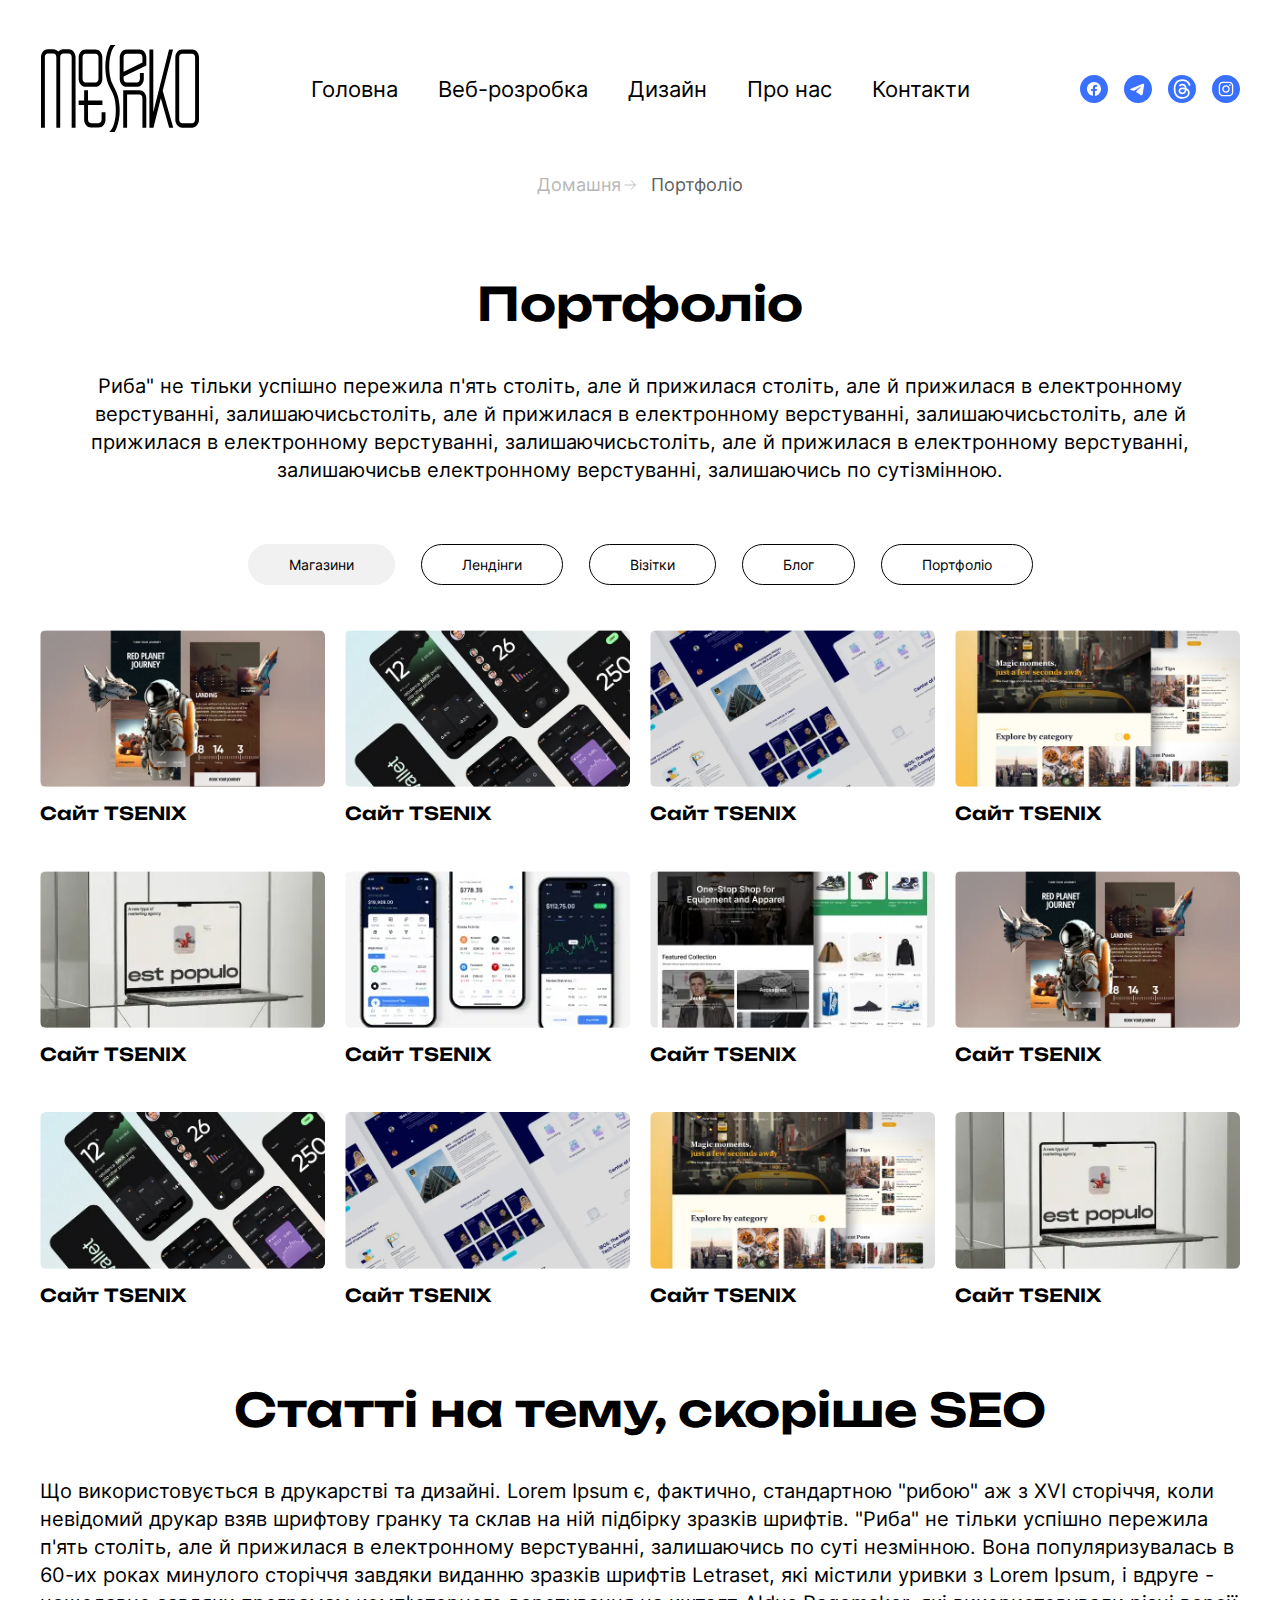
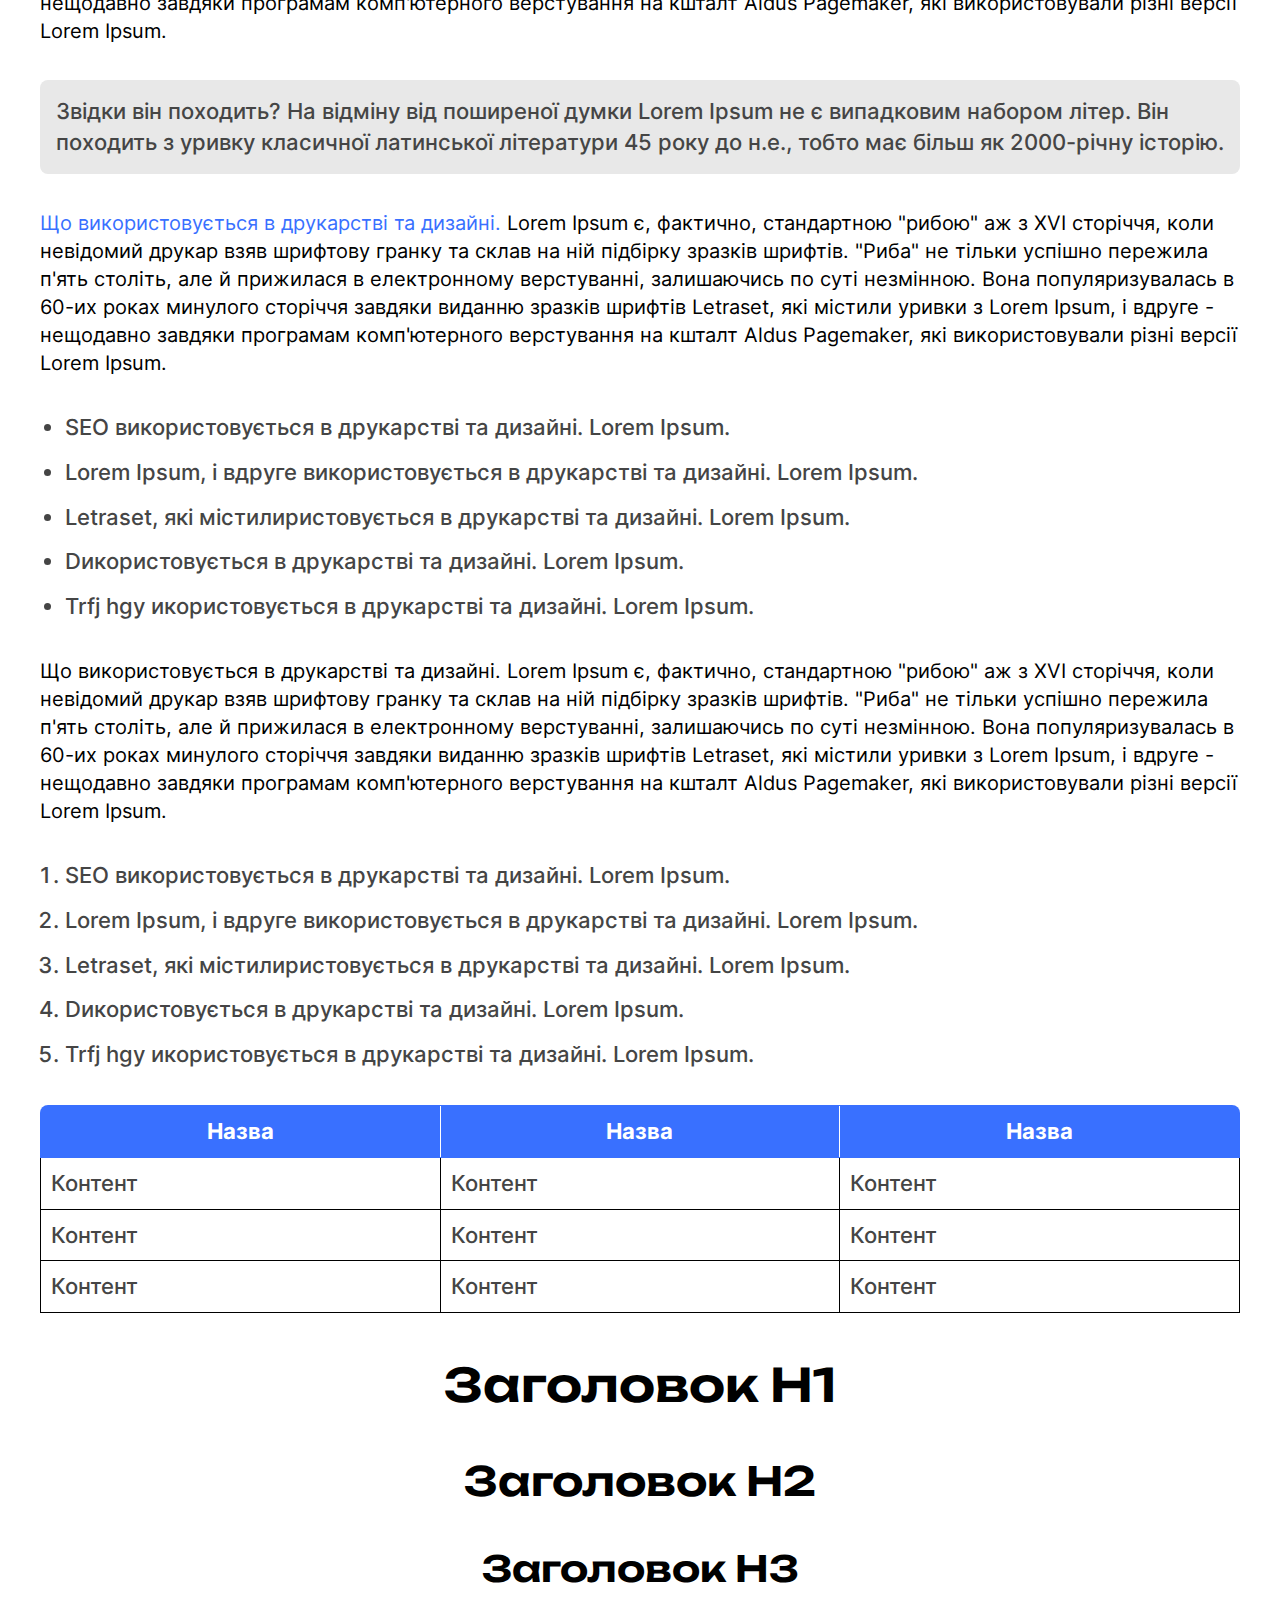
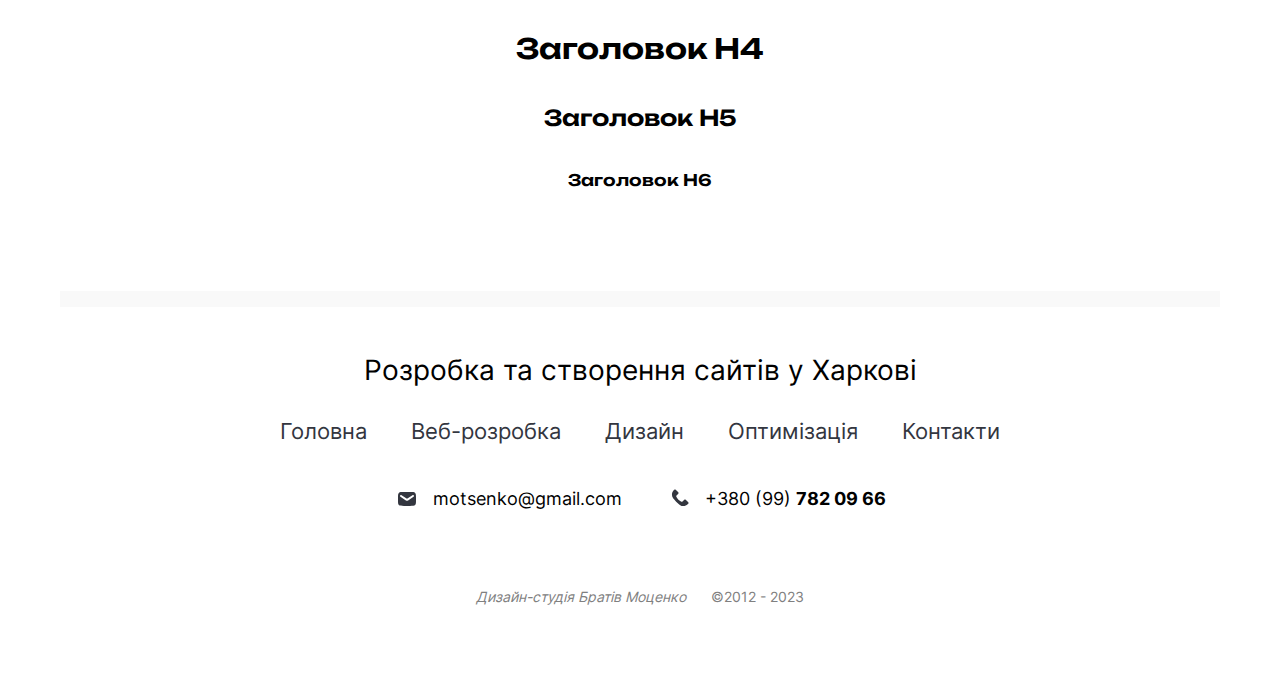
<file: portfolio.html>
<!DOCTYPE html>
<html lang="en">

<head>
	<title>Portfolio</title>
	<meta charset="UTF-8">
	<meta name="format-detection" content="telephone=no">
	<!-- <style>body{opacity: 0;}</style> -->
	<link rel="stylesheet" href="css/style.min.css?_v=20240604160739">
	<link rel="shortcut icon" href="favicon.ico">
	<!-- <meta name="robots" content="noindex, nofollow"> -->
	<meta name="viewport" content="width=device-width, initial-scale=1.0">
</head>

<body>
	<div class="wrapper">
		<header class="header">
			<div class="_container">
				<div class="header__menu-icon"><span></span><span></span></div>

				<a href="index.html" class="header__logo">
					<svg width="158" height="87" viewBox="0 0 158 87" xmlns="http://www.w3.org/2000/svg">
						<path fill-rule="evenodd" clip-rule="evenodd" d="M74.6718 0L74.305 0.330175C71.1021 3.21338 68.9457 9.83959 68.364 17.674C67.7637 25.7587 68.9924 33.9886 71.6794 39.3441L74.7351 45.4342C77.7361 51.4158 79.2092 60.5886 78.5389 69.6189C78.0085 76.7612 76.1691 82.9639 73.6201 87H68.2935L68.7397 86.5983C71.9427 83.7151 74.0991 77.0892 74.6808 69.2545C75.2811 61.1698 74.0524 52.9398 71.3657 47.5847L68.3099 41.4943C65.3087 35.5127 63.8356 26.3399 64.5059 17.3093C65.0333 10.2093 66.8544 4.03755 69.3798 0H74.6718ZM112.3 67.1797L128.027 4.39157H132.049L121.715 45.6606L132.256 82.6463H128.182L119.814 53.277L112.455 82.6463H108.42V4.39157H112.3V67.1797ZM86.1032 49.5422V82.6438H82.2233V45.1562H98.4154C102.218 45.1562 105.309 48.6459 105.309 52.9457V82.6438H101.429V52.9457C101.429 51.0671 100.071 49.5422 98.4154 49.5422H86.1032ZM0 82.6438V11.9244C0 7.62599 3.08753 4.13602 6.89055 4.13602H12.3253C14.2675 4.13602 16.0231 5.04631 17.2759 6.50951C18.5287 5.04631 20.2843 4.13602 22.2265 4.13602H27.661C31.4638 4.13602 34.5513 7.62599 34.5513 11.9244V82.6438H30.6713V11.9244C30.6713 10.0463 29.3225 8.5217 27.661 8.5217H22.2265C20.5647 8.5217 19.2159 10.0463 19.2159 11.9244V82.6438H15.3359V11.9244C15.3359 10.0463 13.9868 8.5217 12.3253 8.5217H6.89055C5.22903 8.5217 3.87995 10.0463 3.87995 11.9244V82.6438H0ZM158 12.1789C158 7.88155 154.909 4.39073 151.107 4.39073H141.2C137.398 4.39073 134.319 7.88155 134.319 12.1789V74.854C134.319 79.1544 137.398 82.6421 141.2 82.6421H151.107C154.909 82.6421 158 79.1544 158 74.854V12.1789ZM47.029 55.5285H61.4107V59.9142H47.029V74.8108C47.029 76.6818 48.3741 78.2023 50.0426 78.2023H57.5955C59.2508 78.2023 60.6088 76.6818 60.6088 74.8108V67.3404H64.4888V74.8108C64.4888 79.1086 61.3978 82.588 57.5955 82.588H50.0426C46.2403 82.588 43.1493 79.1086 43.1493 74.8108V59.9142H37.6527V55.5285H43.1493V45.1638H47.029V55.5285ZM154.12 12.1789V74.854C154.12 76.7337 152.762 78.257 151.107 78.257H141.2C139.545 78.257 138.199 76.7337 138.199 74.854V12.1789C138.199 10.3019 139.545 8.77585 141.2 8.77585H151.107C152.762 8.77585 154.12 10.3019 154.12 12.1789ZM82.5921 31.4827V34.0658C82.5921 35.9444 83.9372 37.4693 85.6054 37.4693H95.9002C97.5557 37.4693 98.9137 35.9444 98.9137 34.0658V28.1235H102.794V34.0658C102.794 38.3645 99.7027 41.8553 95.9002 41.8553H85.6054C81.8031 41.8553 78.7121 38.3645 78.7121 34.0658V12.182C78.7121 7.88211 81.8031 4.39241 85.6054 4.39241H98.4221C102.238 4.39241 105.316 7.88211 105.316 12.182V20.4593L82.5921 31.4827ZM61.3598 12.1803C61.3598 7.88043 58.2688 4.39073 54.4665 4.39073H44.5596C40.7574 4.39073 37.6793 7.88043 37.6793 12.1803V34.0641C37.6793 38.3625 40.7574 41.8536 44.5596 41.8536H54.4665C58.2688 41.8536 61.3598 38.3625 61.3598 34.0641V12.1803ZM57.4798 12.1803V34.0641C57.4798 35.9427 56.1218 37.4677 54.4665 37.4677H44.5596C42.9043 37.4677 41.5592 35.9427 41.5592 34.0641V12.1803C41.5592 10.3016 42.9043 8.77669 44.5596 8.77669H54.4665C56.1218 8.77669 57.4798 10.3016 57.4798 12.1803ZM101.436 17.5893V12.182C101.436 10.3033 100.091 8.77838 98.4221 8.77838H85.6054C83.9372 8.77838 82.5921 10.3033 82.5921 12.182V26.6964L101.436 17.5893Z" />
					</svg>
				</a>

				<nav class="header__menu">
					<a href="index.html" class="header__menu-link link">Головна</a>
					<a href="portfolio.html" class="header__menu-link link">Веб-розробка</a>
					<a href="#" class="header__menu-link link">Дизайн</a>
					<a href="about.html" class="header__menu-link link">Про нас</a>
					<a href="contacts.html" class="header__menu-link link">Контакти</a>
				</nav>

				<div class="header__socials">
					<div class="header__socials-button"></div>

					<div class="header__socials-body">
						<a href="#" class="header__socials-item">
							<svg width="28" height="28" viewBox="0 0 28 28" xmlns="http://www.w3.org/2000/svg">
								<path fill-rule="evenodd" clip-rule="evenodd" d="M0 14C0 6.26801 6.26801 0 14 0C21.732 0 28 6.26801 28 14C28 21.732 21.732 28 14 28C6.26801 28 0 21.732 0 14ZM14 7C17.85 7 21 10.15 21 14C21 17.5 18.4625 20.475 14.9625 21V16.0125H16.625L16.975 14H15.05V12.6875C15.05 12.1625 15.3125 11.6375 16.1875 11.6375H17.0625V9.8875C17.0625 9.8875 16.275 9.7125 15.4875 9.7125C13.9125 9.7125 12.8625 10.675 12.8625 12.425V14H11.1125V16.0125H12.8625V20.9125C9.5375 20.3875 7 17.5 7 14C7 10.15 10.15 7 14 7Z" />
							</svg>
						</a>

						<a href="#" class="header__socials-item">
							<svg width="28" height="28" viewBox="0 0 28 28" xmlns="http://www.w3.org/2000/svg">
								<path fill-rule="evenodd" clip-rule="evenodd" d="M14 28C6.26801 28 0 21.732 0 14C0 6.26801 6.26801 0 14 0C21.732 0 28 6.26801 28 14C28 21.732 21.732 28 14 28ZM14.6054 10.5065C13.3515 11.028 10.8455 12.1074 7.08743 13.7448C6.47717 13.9874 6.15749 14.2248 6.12839 14.457C6.07921 14.8493 6.5705 15.0038 7.23952 15.2142C7.33052 15.2428 7.42482 15.2724 7.52148 15.3038C8.17969 15.5178 9.0651 15.7681 9.52539 15.7781C9.94291 15.7871 10.4089 15.6149 10.9234 15.2617C14.4347 12.8914 16.2472 11.6934 16.361 11.6676C16.4413 11.6494 16.5526 11.6264 16.628 11.6934C16.7033 11.7604 16.6959 11.8873 16.6879 11.9214C16.6393 12.1288 14.7108 13.9218 13.7128 14.8496C13.4016 15.1389 13.1809 15.344 13.1358 15.3909C13.0348 15.4959 12.9318 15.5952 12.8328 15.6906C12.2213 16.2801 11.7627 16.7221 12.8581 17.444C13.3846 17.7909 13.8058 18.0778 14.2261 18.364C14.685 18.6765 15.1428 18.9883 15.7351 19.3765C15.886 19.4754 16.0301 19.5782 16.1704 19.6782C16.7046 20.059 17.1844 20.4011 17.7772 20.3465C18.1217 20.3148 18.4775 19.9909 18.6582 19.0249C19.0853 16.7418 19.9248 11.7951 20.1188 9.75666C20.1358 9.57806 20.1144 9.3495 20.0972 9.24917C20.08 9.14883 20.0442 9.00588 19.9137 8.90005C19.7593 8.77472 19.5208 8.7483 19.4142 8.75008C18.9293 8.75872 18.1854 9.01738 14.6054 10.5065Z" />
							</svg>
						</a>

						<a href="#" class="header__socials-item">
							<svg width="28" height="28" viewBox="0 0 28 28" xmlns="http://www.w3.org/2000/svg">
								<circle cx="14" cy="14" r="14" />
								<path id="vector" d="M18.8175 13.2869C18.7333 13.2465 18.6479 13.2077 18.5614 13.1706C18.4106 10.3934 16.8931 8.80338 14.345 8.78711C14.3334 8.78704 14.3219 8.78704 14.3104 8.78704C12.7863 8.78704 11.5187 9.4376 10.7385 10.6214L12.1399 11.5827C12.7228 10.6985 13.6374 10.51 14.3111 10.51C14.3189 10.51 14.3267 10.51 14.3344 10.51C15.1734 10.5154 15.8065 10.7593 16.2163 11.235C16.5145 11.5814 16.7139 12.06 16.8126 12.664C16.0688 12.5375 15.2643 12.4987 14.4043 12.548C11.9816 12.6875 10.4242 14.1005 10.5288 16.0638C10.5819 17.0597 11.078 17.9164 11.9257 18.4761C12.6425 18.9492 13.5656 19.1806 14.525 19.1282C15.792 19.0588 16.786 18.5754 17.4794 17.6915C18.0061 17.0202 18.3391 16.1503 18.4862 15.0543C19.09 15.4187 19.5375 15.8982 19.7847 16.4747C20.2049 17.4546 20.2294 19.0649 18.9155 20.3777C17.7643 21.5278 16.3805 22.0253 14.2892 22.0407C11.9694 22.0235 10.2149 21.2795 9.07425 19.8294C8.00608 18.4715 7.45405 16.5103 7.43346 14C7.45405 11.4897 8.00608 9.52839 9.07425 8.17054C10.2149 6.72046 11.9694 5.9765 14.2892 5.95926C16.6258 5.97663 18.4108 6.72417 19.5952 8.18125C20.1759 8.89579 20.6138 9.79437 20.9024 10.8421L22.5446 10.4039C22.1948 9.11431 21.6442 8.00303 20.8951 7.08142C19.3767 5.21337 17.1561 4.25618 14.2949 4.23633H14.2834C11.4281 4.25611 9.2323 5.21694 7.75719 7.09213C6.44455 8.76081 5.76745 11.0827 5.7447 13.9931L5.74463 14L5.7447 14.0068C5.76745 16.9173 6.44455 19.2392 7.75719 20.9079C9.2323 22.783 11.4281 23.7439 14.2834 23.7636H14.2949C16.8335 23.746 18.6229 23.0814 20.097 21.6086C22.0256 19.6818 21.9676 17.2666 21.3319 15.784C20.8759 14.7208 20.0064 13.8572 18.8175 13.2869ZM14.4343 17.4078C13.3725 17.4676 12.2694 16.991 12.215 15.9702C12.1747 15.2133 12.7537 14.3688 14.4995 14.2682C14.6994 14.2566 14.8956 14.251 15.0883 14.251C15.7225 14.251 16.3157 14.3126 16.8551 14.4305C16.6539 16.9428 15.4739 17.3507 14.4343 17.4078Z" />
							</svg>
						</a>

						<a href="#" class="header__socials-item">
							<svg width="28" height="28" viewBox="0 0 28 28" xmlns="http://www.w3.org/2000/svg">
								<path d="M14 16.45C12.6875 16.45 11.55 15.4 11.55 14C11.55 12.6875 12.6 11.55 14 11.55C15.3125 11.55 16.45 12.6 16.45 14C16.45 15.3125 15.3125 16.45 14 16.45Z" />
								<path fill-rule="evenodd" clip-rule="evenodd" d="M16.975 8.05H11.025C10.325 8.1375 9.975 8.225 9.7125 8.3125C9.3625 8.4 9.1 8.575 8.8375 8.8375C8.62979 9.04521 8.53165 9.25292 8.41303 9.50399C8.38176 9.57016 8.34899 9.63952 8.3125 9.7125C8.29896 9.75311 8.28333 9.79581 8.26658 9.84158C8.17504 10.0917 8.05 10.4333 8.05 11.025V16.975C8.1375 17.675 8.225 18.025 8.3125 18.2875C8.4 18.6375 8.575 18.9 8.8375 19.1625C9.04521 19.3702 9.25293 19.4684 9.50399 19.587C9.57022 19.6183 9.63945 19.651 9.7125 19.6875C9.75311 19.701 9.79581 19.7167 9.84158 19.7334C10.0917 19.825 10.4333 19.95 11.025 19.95H16.975C17.675 19.8625 18.025 19.775 18.2875 19.6875C18.6375 19.6 18.9 19.425 19.1625 19.1625C19.3702 18.9548 19.4684 18.7471 19.587 18.496C19.6183 18.4298 19.651 18.3605 19.6875 18.2875C19.701 18.2469 19.7167 18.2042 19.7334 18.1584C19.825 17.9083 19.95 17.5667 19.95 16.975V11.025C19.8625 10.325 19.775 9.975 19.6875 9.7125C19.6 9.3625 19.425 9.1 19.1625 8.8375C18.9548 8.62978 18.7471 8.53164 18.496 8.41302C18.4299 8.38178 18.3604 8.34896 18.2875 8.3125C18.2469 8.29896 18.2042 8.28333 18.1584 8.26658C17.9083 8.17504 17.5667 8.05 16.975 8.05ZM14 10.2375C11.9 10.2375 10.2375 11.9 10.2375 14C10.2375 16.1 11.9 17.7625 14 17.7625C16.1 17.7625 17.7625 16.1 17.7625 14C17.7625 11.9 16.1 10.2375 14 10.2375ZM18.725 10.15C18.725 10.6332 18.3332 11.025 17.85 11.025C17.3668 11.025 16.975 10.6332 16.975 10.15C16.975 9.66675 17.3668 9.275 17.85 9.275C18.3332 9.275 18.725 9.66675 18.725 10.15Z" />
								<path fill-rule="evenodd" clip-rule="evenodd" d="M0 14C0 6.26801 6.26801 0 14 0C21.732 0 28 6.26801 28 14C28 21.732 21.732 28 14 28C6.26801 28 0 21.732 0 14ZM11.025 6.7375H16.975C17.7625 6.825 18.2875 6.9125 18.725 7.0875C19.25 7.35 19.6 7.525 20.0375 7.9625C20.475 8.4 20.7375 8.8375 20.9125 9.275C21.0875 9.7125 21.2625 10.2375 21.2625 11.025V16.975C21.175 17.7625 21.0875 18.2875 20.9125 18.725C20.65 19.25 20.475 19.6 20.0375 20.0375C19.6 20.475 19.1625 20.7375 18.725 20.9125C18.2875 21.0875 17.7625 21.2625 16.975 21.2625H11.025C10.2375 21.175 9.7125 21.0875 9.275 20.9125C8.75 20.65 8.4 20.475 7.9625 20.0375C7.525 19.6 7.2625 19.1625 7.0875 18.725C6.9125 18.2875 6.7375 17.7625 6.7375 16.975V11.025C6.825 10.2375 6.9125 9.7125 7.0875 9.275C7.35 8.75 7.525 8.4 7.9625 7.9625C8.4 7.525 8.8375 7.2625 9.275 7.0875C9.7125 6.9125 10.2375 6.7375 11.025 6.7375Z" />
							</svg>
						</a>
					</div>
				</div>
			</div>
		</header>

		<div class="menu">
			<nav class="menu__menu">
				<a href="index.html" class="menu__menu-link menu-item">Головна</a>
				<a href="portfolio.html" class="menu__menu-link menu-item">Веб-розробка</a>
				<a href="#" class="menu__menu-link menu-item">Дизайн</a>
				<a href="about.html" class="menu__menu-link menu-item">Про нас</a>
				<a href="contacts.html" class="menu__menu-link menu-item">Контакти</a>
			</nav>

			<div class="menu__contacts">
				<a href="mailto:motsenko@gmail.com" class="menu__contact menu-item">
					<img src="img/icons/mail.svg" alt="">
					<span>motsenko@gmail.com</span>
				</a>

				<a href="tel:380997820966" class="menu__contact menu-item">
					<img src="img/icons/phone.svg" alt="">
					<span>+380 (99) <b>782 09 66</b></span>
				</a>
			</div>

			<div class="menu__socials menu-item">
				<a href="#" class="menu__social"><img src="img/icons/facebook.svg" alt=""></a>
				<a href="#" class="menu__social"><img src="img/icons/telegram.svg" alt=""></a>
				<a href="#" class="menu__social"><img src="img/icons/vector.svg" alt=""></a>
				<a href="#" class="menu__social"><img src="img/icons/instagram.svg" alt=""></a>
			</div>

			<div class="menu__copyright menu-item">
				<span>Дизайн-студія Братів Моценкo</span>
				<span>© 2012 - 2023</span>
			</div>
		</div>
		<main class="page">
			<div class="breadcrumbs">
				<div class="_container">
					<ul class="breadcrumbs__list">
						<li><a href="index.html" class="breadcrumbs__item link">Домашня</a></li>
						<li class="breadcrumbs__item">Портфоліо</li>
					</ul>
				</div>
			</div>

			<div class="portfolio-page">
				<div class="_container">
					<div class="portfolio-page__title title">Портфоліо</div>

					<div class="portfolio-page__subtitle">Риба" не тільки успішно пережила п'ять століть, але й прижилася століть, але й прижилася в електронному верстуванні, залишаючисьстоліть, але й прижилася в електронному верстуванні, залишаючисьстоліть, але й прижилася в електронному верстуванні, залишаючисьстоліть, але й прижилася в електронному верстуванні, залишаючисьв електронному верстуванні, залишаючись по сутізмінною.</div>

					<div class="portfolio-page__tags">
						<a href="#" class="portfolio-page__tag active">Магазини</a>
						<a href="#" class="portfolio-page__tag">Лендінги</a>
						<a href="#" class="portfolio-page__tag">Візітки</a>
						<a href="#" class="portfolio-page__tag">Блог</a>
						<a href="#" class="portfolio-page__tag">Портфоліо</a>
					</div>

					<div class="portfolio-page__body">
						<div class="portfolio-page__item">
							<a href="site.html" class="portfolio-page__item-image">
								<img src="img/portfolio/image01.webp" alt="">
							</a>
							<a href="site.html" class="portfolio-page__item-title link">Сайт TSENIX</a>
						</div>

						<div class="portfolio-page__item">
							<a href="site.html" class="portfolio-page__item-image">
								<img src="img/portfolio/image02.webp" alt="">
							</a>
							<a href="site.html" class="portfolio-page__item-title link">Сайт TSENIX</a>
						</div>

						<div class="portfolio-page__item">
							<a href="site.html" class="portfolio-page__item-image">
								<img src="img/portfolio/image03.webp" alt="">
							</a>
							<a href="site.html" class="portfolio-page__item-title link">Сайт TSENIX</a>
						</div>

						<div class="portfolio-page__item">
							<a href="site.html" class="portfolio-page__item-image">
								<img src="img/portfolio/image04.webp" alt="">
							</a>
							<a href="site.html" class="portfolio-page__item-title link">Сайт TSENIX</a>
						</div>

						<div class="portfolio-page__item">
							<a href="site.html" class="portfolio-page__item-image">
								<img src="img/portfolio/image05.webp" alt="">
							</a>
							<a href="site.html" class="portfolio-page__item-title link">Сайт TSENIX</a>
						</div>

						<div class="portfolio-page__item">
							<a href="site.html" class="portfolio-page__item-image">
								<img src="img/portfolio/image06.webp" alt="">
							</a>
							<a href="site.html" class="portfolio-page__item-title link">Сайт TSENIX</a>
						</div>

						<div class="portfolio-page__item">
							<a href="site.html" class="portfolio-page__item-image">
								<img src="img/portfolio/image07.webp" alt="">
							</a>
							<a href="site.html" class="portfolio-page__item-title link">Сайт TSENIX</a>
						</div>

						<div class="portfolio-page__item">
							<a href="site.html" class="portfolio-page__item-image">
								<img src="img/portfolio/image01.webp" alt="">
							</a>
							<a href="site.html" class="portfolio-page__item-title link">Сайт TSENIX</a>
						</div>

						<div class="portfolio-page__item">
							<a href="site.html" class="portfolio-page__item-image">
								<img src="img/portfolio/image02.webp" alt="">
							</a>
							<a href="site.html" class="portfolio-page__item-title link">Сайт TSENIX</a>
						</div>

						<div class="portfolio-page__item">
							<a href="site.html" class="portfolio-page__item-image">
								<img src="img/portfolio/image03.webp" alt="">
							</a>
							<a href="site.html" class="portfolio-page__item-title link">Сайт TSENIX</a>
						</div>

						<div class="portfolio-page__item">
							<a href="site.html" class="portfolio-page__item-image">
								<img src="img/portfolio/image04.webp" alt="">
							</a>
							<a href="site.html" class="portfolio-page__item-title link">Сайт TSENIX</a>
						</div>

						<div class="portfolio-page__item">
							<a href="site.html" class="portfolio-page__item-image">
								<img src="img/portfolio/image05.webp" alt="">
							</a>
							<a href="site.html" class="portfolio-page__item-title link">Сайт TSENIX</a>
						</div>
					</div>
				</div>
			</div>

			<div class="info">
				<div class="_container">
					<h1>Статті на тему, скоріше SEO</h1>

					<p>Що використовується в друкарстві та дизайні. Lorem Ipsum є, фактично, стандартною "рибою" аж з XVI сторіччя, коли невідомий друкар взяв шрифтову гранку та склав на ній підбірку зразків шрифтів. "Риба" не тільки успішно пережила п'ять століть, але й прижилася в електронному верстуванні, залишаючись по суті незмінною. Вона популяризувалась в 60-их роках минулого сторіччя завдяки виданню зразків шрифтів Letraset, які містили уривки з Lorem Ipsum, і вдруге - нещодавно завдяки програмам комп'ютерного верстування на кшталт Aldus Pagemaker, які використовували різні версії Lorem Ipsum.</p>

					<blockquote>Звідки він походить? На відміну від поширеної думки Lorem Ipsum не є випадковим набором літер. Він походить з уривку класичної латинської літератури 45 року до н.е., тобто має більш як 2000-річну історію.</blockquote>

					<p><a href="#">Що використовується в друкарстві та дизайні.</a> Lorem Ipsum є, фактично, стандартною "рибою" аж з XVI сторіччя, коли невідомий друкар взяв шрифтову гранку та склав на ній підбірку зразків шрифтів. "Риба" не тільки успішно пережила п'ять століть, але й прижилася в електронному верстуванні, залишаючись по суті незмінною. Вона популяризувалась в 60-их роках минулого сторіччя завдяки виданню зразків шрифтів Letraset, які містили уривки з Lorem Ipsum, і вдруге - нещодавно завдяки програмам комп'ютерного верстування на кшталт Aldus Pagemaker, які використовували різні версії Lorem Ipsum.</p>

					<ul>
						<li>SEO використовується в друкарстві та дизайні. Lorem Ipsum.</li>
						<li>Lorem Ipsum, і вдруге використовується в друкарстві та дизайні. Lorem Ipsum.</li>
						<li>Letraset, які містилиристовується в друкарстві та дизайні. Lorem Ipsum.</li>
						<li>Dикористовується в друкарстві та дизайні. Lorem Ipsum.</li>
						<li>Trfj hgy икористовується в друкарстві та дизайні. Lorem Ipsum.</li>
					</ul>

					<p>Що використовується в друкарстві та дизайні. Lorem Ipsum є, фактично, стандартною "рибою" аж з XVI сторіччя, коли невідомий друкар взяв шрифтову гранку та склав на ній підбірку зразків шрифтів. "Риба" не тільки успішно пережила п'ять століть, але й прижилася в електронному верстуванні, залишаючись по суті незмінною. Вона популяризувалась в 60-их роках минулого сторіччя завдяки виданню зразків шрифтів Letraset, які містили уривки з Lorem Ipsum, і вдруге - нещодавно завдяки програмам комп'ютерного верстування на кшталт Aldus Pagemaker, які використовували різні версії Lorem Ipsum.</p>

					<ol>
						<li>SEO використовується в друкарстві та дизайні. Lorem Ipsum.</li>
						<li>Lorem Ipsum, і вдруге використовується в друкарстві та дизайні. Lorem Ipsum.</li>
						<li>Letraset, які містилиристовується в друкарстві та дизайні. Lorem Ipsum.</li>
						<li>Dикористовується в друкарстві та дизайні. Lorem Ipsum.</li>
						<li>Trfj hgy икористовується в друкарстві та дизайні. Lorem Ipsum.</li>
					</ol>

					<div class="info__table">
						<table>
							<tr>
								<th>Назва</th>
								<th>Назва</th>
								<th>Назва</th>
							</tr>

							<tr>
								<td>Контент</td>
								<td>Контент</td>
								<td>Контент</td>
							</tr>

							<tr>
								<td>Контент</td>
								<td>Контент</td>
								<td>Контент</td>
							</tr>

							<tr>
								<td>Контент</td>
								<td>Контент</td>
								<td>Контент</td>
							</tr>
						</table>
					</div>

					<h1>Заголовок H1</h1>
					<h2>Заголовок H2</h2>
					<h3>Заголовок H3</h3>
					<h4>Заголовок H4</h4>
					<h5>Заголовок H5</h5>
					<h6>Заголовок H6</h6>
				</div>
			</div>
		</main>
		<footer class="footer">
			<div class="_container">
				<div class="footer__title">Розробка та створення сайтів у Харкові</div>

				<nav class="footer__menu">
					<a href="#" class="footer__menu-item link">Головна</a>
					<a href="#" class="footer__menu-item link">Веб-розробка</a>
					<a href="#" class="footer__menu-item link">Дизайн</a>
					<a href="#" class="footer__menu-item link">Оптимізація</a>
					<a href="#" class="footer__menu-item link">Контакти</a>
				</nav>

				<div class="footer__contact">
					<a href="mailto:motsenko@gmail.com" class="footer__contact-item">
						<svg width="24" height="24" viewBox="0 0 24 24" xmlns="http://www.w3.org/2000/svg">
							<path fill-rule="evenodd" clip-rule="evenodd" d="M3.87868 5.87868C3 6.75736 3 8.17157 3 11V13C3 15.8284 3 17.2426 3.87868 18.1213C4.75736 19 6.17157 19 9 19H15C17.8284 19 19.2426 19 20.1213 18.1213C21 17.2426 21 15.8284 21 13V11C21 8.17157 21 6.75736 20.1213 5.87868C19.2426 5 17.8284 5 15 5H9C6.17157 5 4.75736 5 3.87868 5.87868ZM6.5547 8.16795C6.09517 7.8616 5.4743 7.98577 5.16795 8.4453C4.8616 8.90483 4.98577 9.5257 5.4453 9.83205L10.8906 13.4622C11.5624 13.9101 12.4376 13.9101 13.1094 13.4622L18.5547 9.83205C19.0142 9.5257 19.1384 8.90483 18.8321 8.4453C18.5257 7.98577 17.9048 7.8616 17.4453 8.16795L12 11.7982L6.5547 8.16795Z" />
						</svg>
						<span>motsenko@gmail.com</span>
					</a>

					<a href="tel:380997820966" class="footer__contact-item">
						<svg width="24" height="24" viewBox="0 0 24 24" xmlns="http://www.w3.org/2000/svg">
							<path d="M6.67962 3.32038L7.29289 2.70711C7.68342 2.31658 8.31658 2.31658 8.70711 2.70711L11.2929 5.29289C11.6834 5.68342 11.6834 6.31658 11.2929 6.70711L9.50048 8.49952C9.2016 8.7984 9.1275 9.255 9.31653 9.63307C10.4093 11.8186 12.1814 13.5907 14.3669 14.6835C14.745 14.8725 15.2016 14.7984 15.5005 14.4995L17.2929 12.7071C17.6834 12.3166 18.3166 12.3166 18.7071 12.7071L21.2929 15.2929C21.6834 15.6834 21.6834 16.3166 21.2929 16.7071L20.6796 17.3204C18.5683 19.4317 15.2257 19.6693 12.837 17.8777L11.6286 16.9714C9.88504 15.6638 8.33622 14.115 7.02857 12.3714L6.12226 11.163C4.33072 8.7743 4.56827 5.43173 6.67962 3.32038Z" />
						</svg>
						<span>+380 (99) <b>782 09 66</b></span>
					</a>
				</div>

				<div class="footer__company">
					<span>Дизайн-студія Братів Моценкo</span>
					<span>©2012 - 2023</span>
				</div>
			</div>
		</footer>
	</div>
	<script src="js/app.min.js?_v=20240604160739"></script>
</body>

</html>
</file>
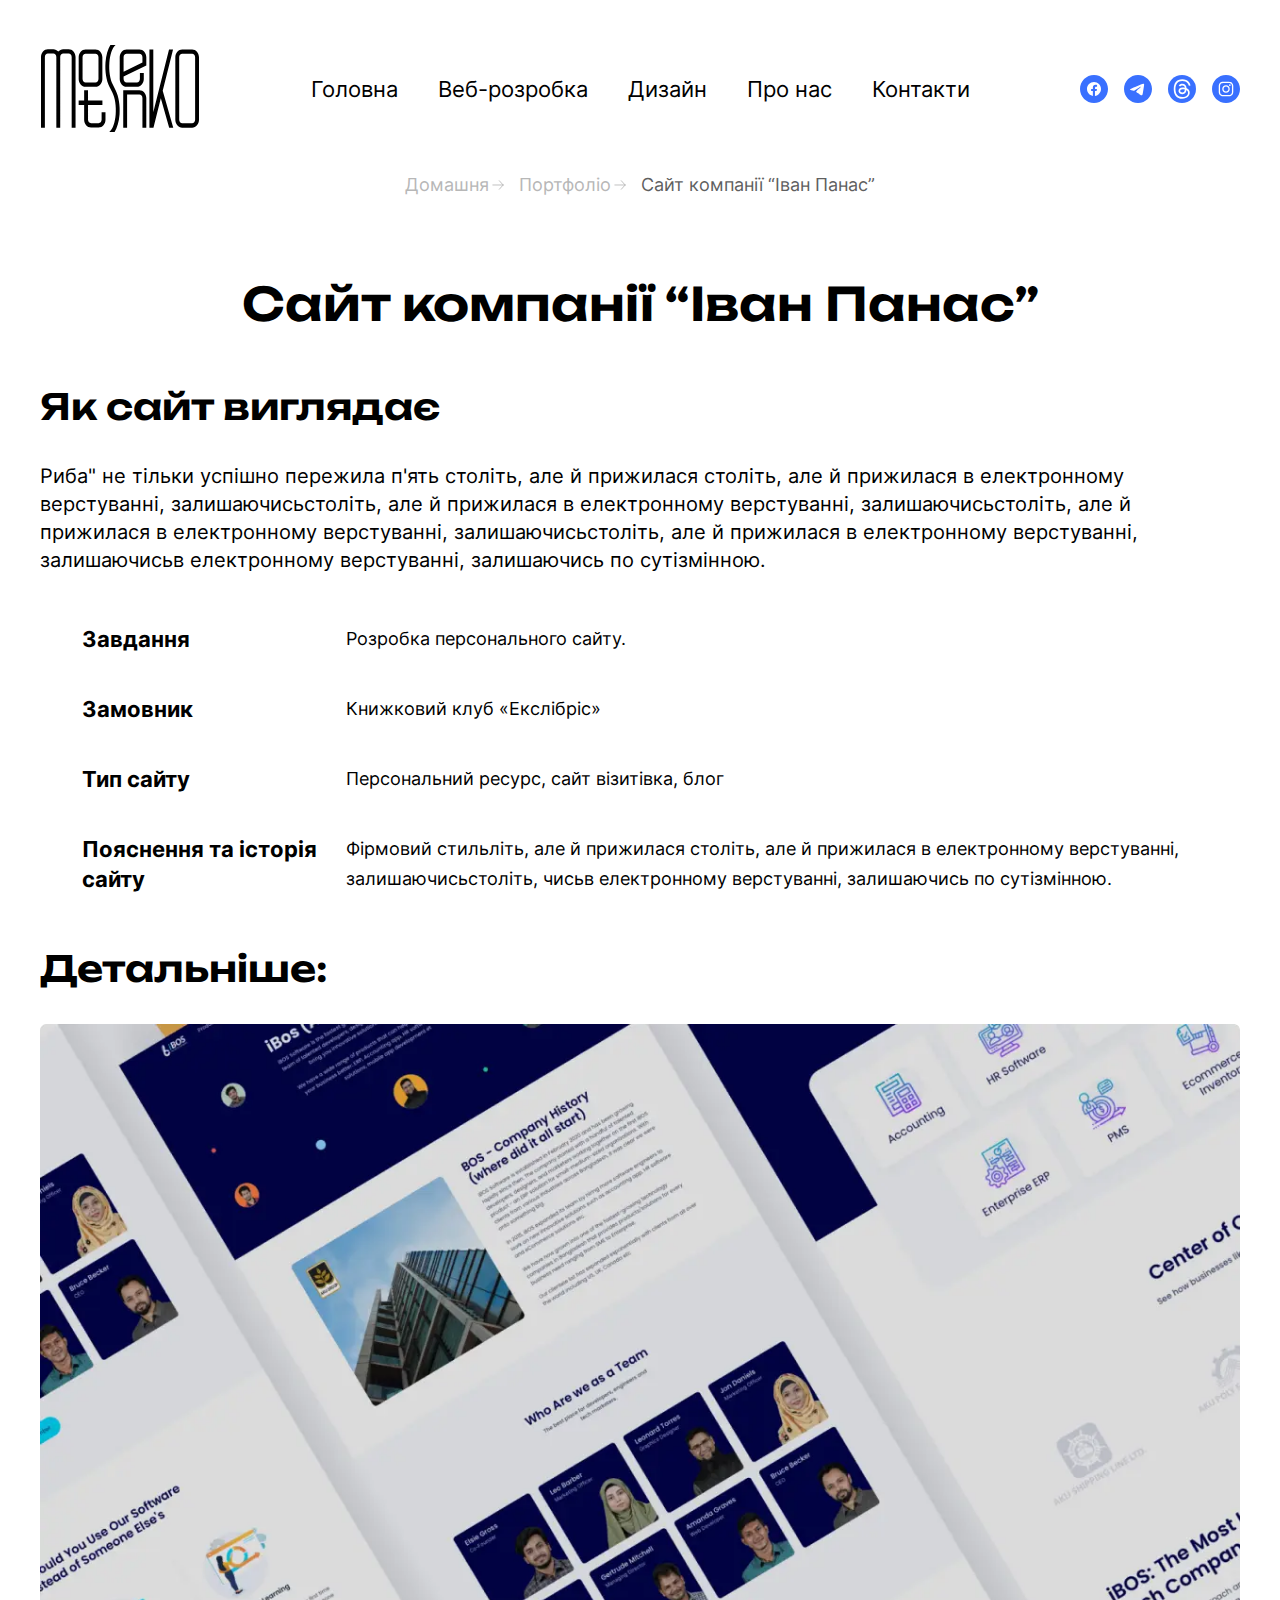
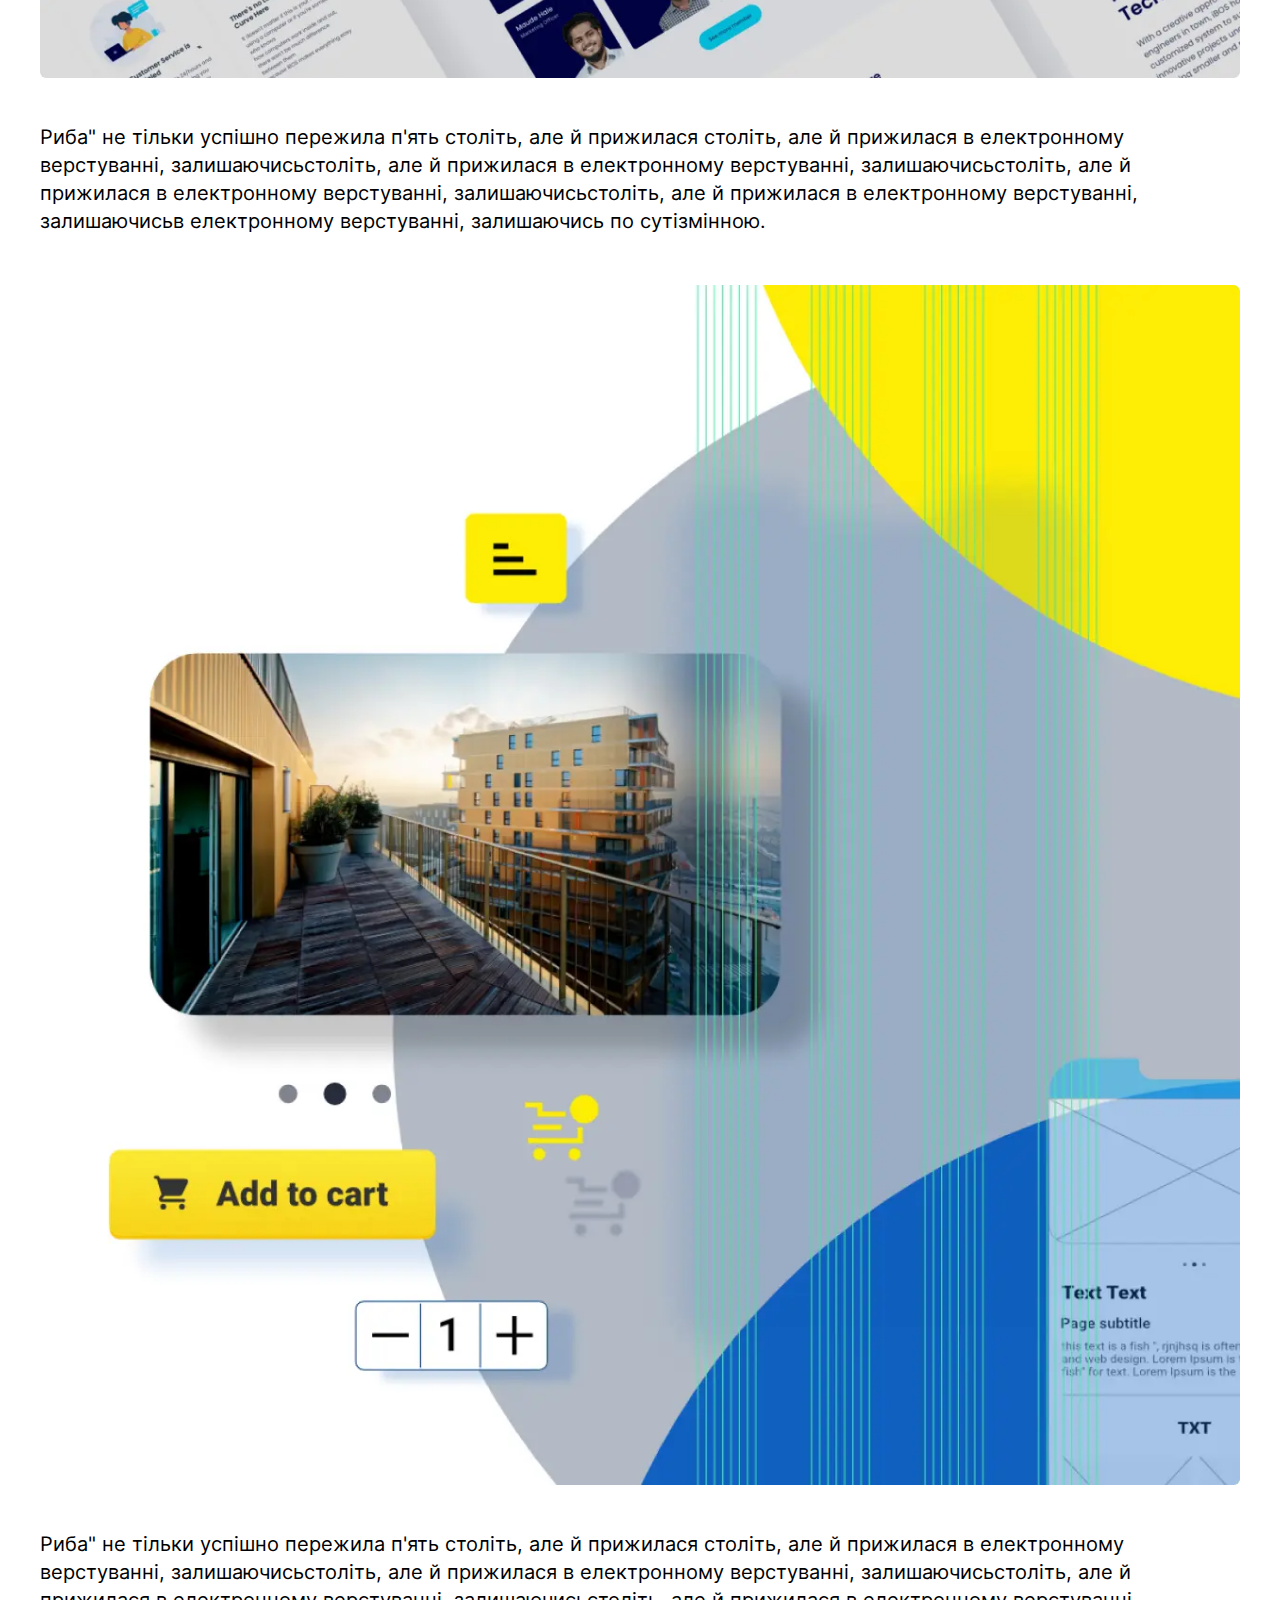
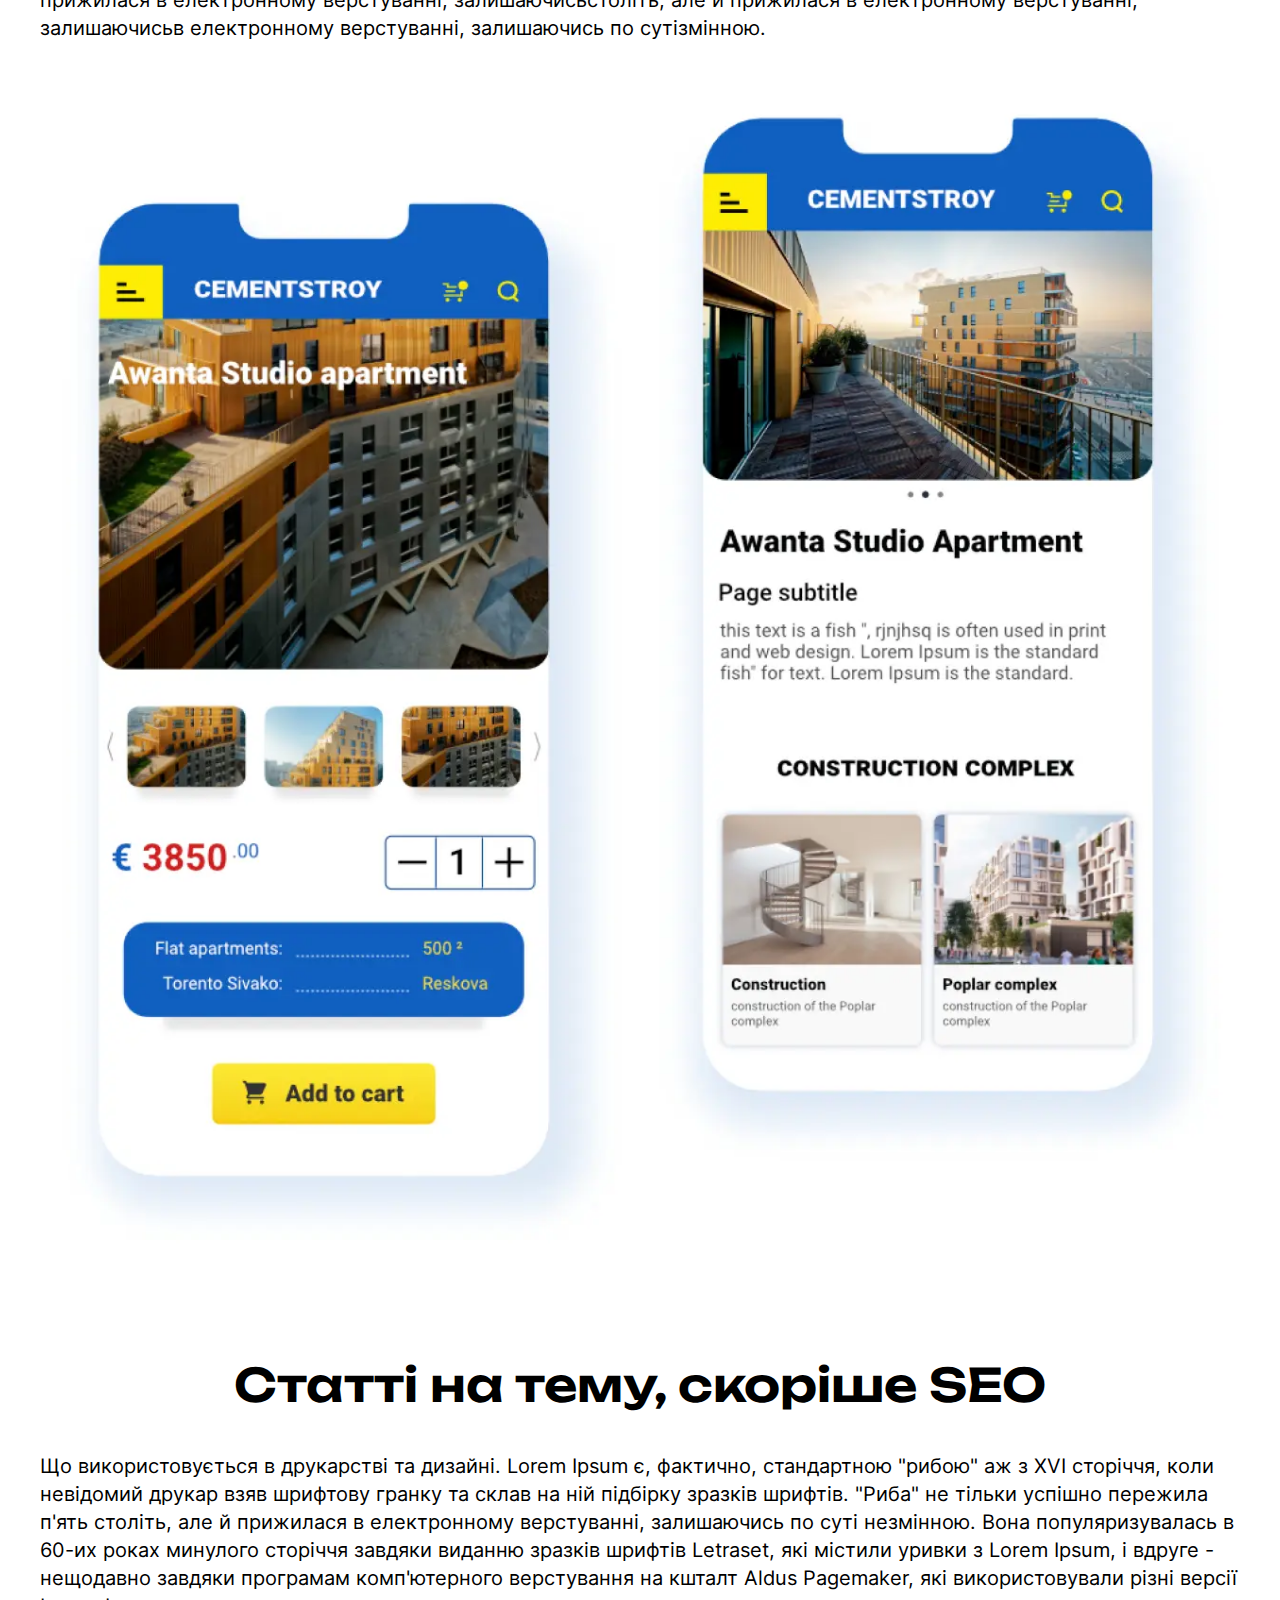
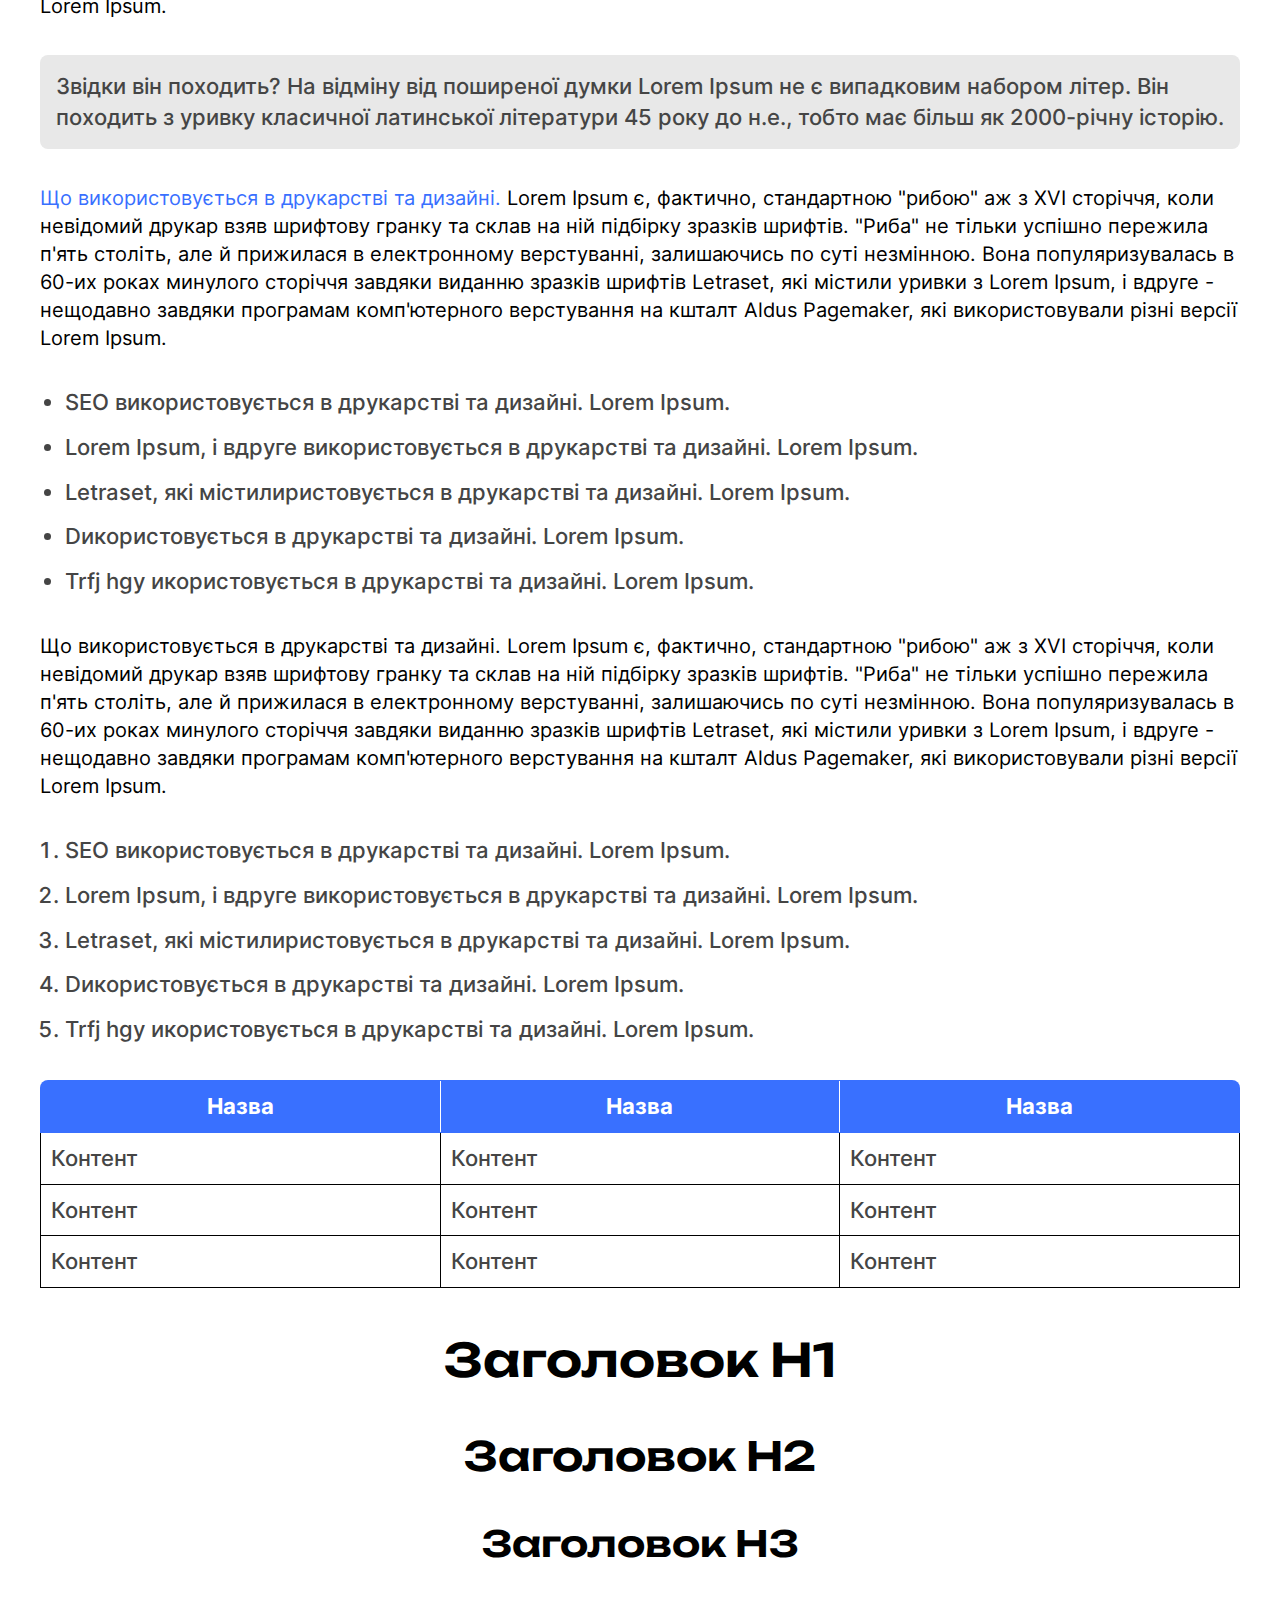
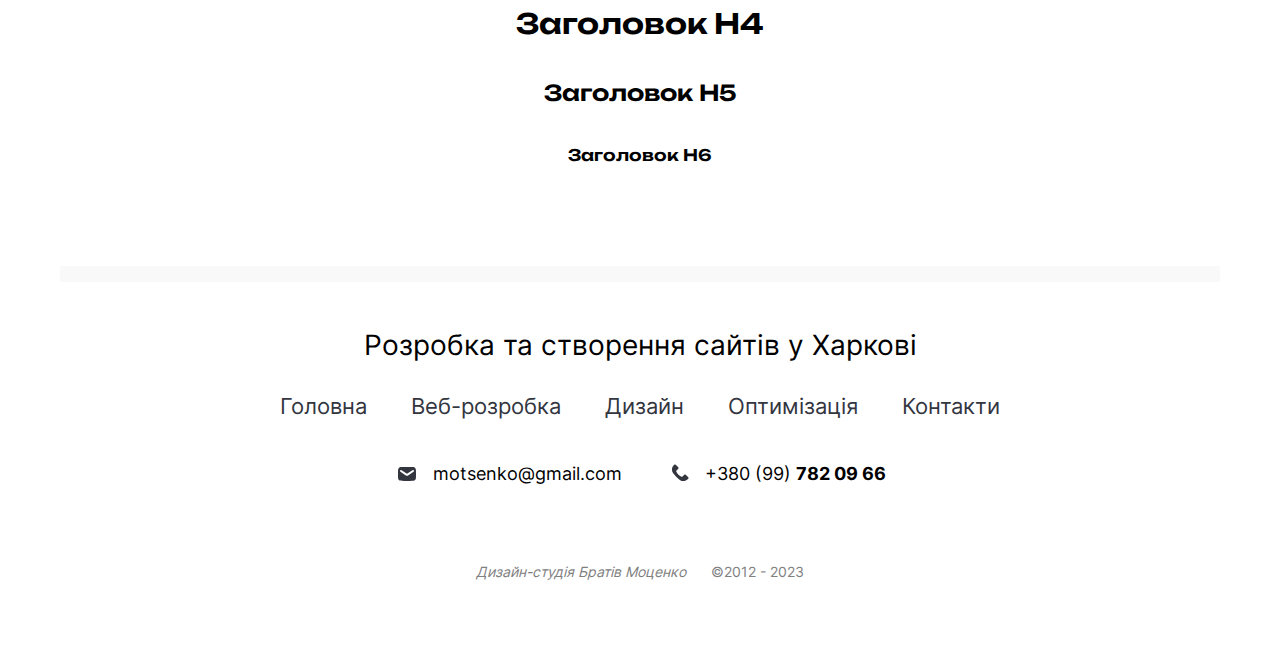
<file: site.html>
<!DOCTYPE html>
<html lang="en">

<head>
	<title>Site</title>
	<meta charset="UTF-8">
	<meta name="format-detection" content="telephone=no">
	<!-- <style>body{opacity: 0;}</style> -->
	<link rel="stylesheet" href="css/style.min.css?_v=20240604160739">
	<link rel="shortcut icon" href="favicon.ico">
	<!-- <meta name="robots" content="noindex, nofollow"> -->
	<meta name="viewport" content="width=device-width, initial-scale=1.0">
</head>

<body>
	<div class="wrapper">
		<header class="header">
			<div class="_container">
				<div class="header__menu-icon"><span></span><span></span></div>

				<a href="index.html" class="header__logo">
					<svg width="158" height="87" viewBox="0 0 158 87" xmlns="http://www.w3.org/2000/svg">
						<path fill-rule="evenodd" clip-rule="evenodd" d="M74.6718 0L74.305 0.330175C71.1021 3.21338 68.9457 9.83959 68.364 17.674C67.7637 25.7587 68.9924 33.9886 71.6794 39.3441L74.7351 45.4342C77.7361 51.4158 79.2092 60.5886 78.5389 69.6189C78.0085 76.7612 76.1691 82.9639 73.6201 87H68.2935L68.7397 86.5983C71.9427 83.7151 74.0991 77.0892 74.6808 69.2545C75.2811 61.1698 74.0524 52.9398 71.3657 47.5847L68.3099 41.4943C65.3087 35.5127 63.8356 26.3399 64.5059 17.3093C65.0333 10.2093 66.8544 4.03755 69.3798 0H74.6718ZM112.3 67.1797L128.027 4.39157H132.049L121.715 45.6606L132.256 82.6463H128.182L119.814 53.277L112.455 82.6463H108.42V4.39157H112.3V67.1797ZM86.1032 49.5422V82.6438H82.2233V45.1562H98.4154C102.218 45.1562 105.309 48.6459 105.309 52.9457V82.6438H101.429V52.9457C101.429 51.0671 100.071 49.5422 98.4154 49.5422H86.1032ZM0 82.6438V11.9244C0 7.62599 3.08753 4.13602 6.89055 4.13602H12.3253C14.2675 4.13602 16.0231 5.04631 17.2759 6.50951C18.5287 5.04631 20.2843 4.13602 22.2265 4.13602H27.661C31.4638 4.13602 34.5513 7.62599 34.5513 11.9244V82.6438H30.6713V11.9244C30.6713 10.0463 29.3225 8.5217 27.661 8.5217H22.2265C20.5647 8.5217 19.2159 10.0463 19.2159 11.9244V82.6438H15.3359V11.9244C15.3359 10.0463 13.9868 8.5217 12.3253 8.5217H6.89055C5.22903 8.5217 3.87995 10.0463 3.87995 11.9244V82.6438H0ZM158 12.1789C158 7.88155 154.909 4.39073 151.107 4.39073H141.2C137.398 4.39073 134.319 7.88155 134.319 12.1789V74.854C134.319 79.1544 137.398 82.6421 141.2 82.6421H151.107C154.909 82.6421 158 79.1544 158 74.854V12.1789ZM47.029 55.5285H61.4107V59.9142H47.029V74.8108C47.029 76.6818 48.3741 78.2023 50.0426 78.2023H57.5955C59.2508 78.2023 60.6088 76.6818 60.6088 74.8108V67.3404H64.4888V74.8108C64.4888 79.1086 61.3978 82.588 57.5955 82.588H50.0426C46.2403 82.588 43.1493 79.1086 43.1493 74.8108V59.9142H37.6527V55.5285H43.1493V45.1638H47.029V55.5285ZM154.12 12.1789V74.854C154.12 76.7337 152.762 78.257 151.107 78.257H141.2C139.545 78.257 138.199 76.7337 138.199 74.854V12.1789C138.199 10.3019 139.545 8.77585 141.2 8.77585H151.107C152.762 8.77585 154.12 10.3019 154.12 12.1789ZM82.5921 31.4827V34.0658C82.5921 35.9444 83.9372 37.4693 85.6054 37.4693H95.9002C97.5557 37.4693 98.9137 35.9444 98.9137 34.0658V28.1235H102.794V34.0658C102.794 38.3645 99.7027 41.8553 95.9002 41.8553H85.6054C81.8031 41.8553 78.7121 38.3645 78.7121 34.0658V12.182C78.7121 7.88211 81.8031 4.39241 85.6054 4.39241H98.4221C102.238 4.39241 105.316 7.88211 105.316 12.182V20.4593L82.5921 31.4827ZM61.3598 12.1803C61.3598 7.88043 58.2688 4.39073 54.4665 4.39073H44.5596C40.7574 4.39073 37.6793 7.88043 37.6793 12.1803V34.0641C37.6793 38.3625 40.7574 41.8536 44.5596 41.8536H54.4665C58.2688 41.8536 61.3598 38.3625 61.3598 34.0641V12.1803ZM57.4798 12.1803V34.0641C57.4798 35.9427 56.1218 37.4677 54.4665 37.4677H44.5596C42.9043 37.4677 41.5592 35.9427 41.5592 34.0641V12.1803C41.5592 10.3016 42.9043 8.77669 44.5596 8.77669H54.4665C56.1218 8.77669 57.4798 10.3016 57.4798 12.1803ZM101.436 17.5893V12.182C101.436 10.3033 100.091 8.77838 98.4221 8.77838H85.6054C83.9372 8.77838 82.5921 10.3033 82.5921 12.182V26.6964L101.436 17.5893Z" />
					</svg>
				</a>

				<nav class="header__menu">
					<a href="index.html" class="header__menu-link link">Головна</a>
					<a href="portfolio.html" class="header__menu-link link">Веб-розробка</a>
					<a href="#" class="header__menu-link link">Дизайн</a>
					<a href="about.html" class="header__menu-link link">Про нас</a>
					<a href="contacts.html" class="header__menu-link link">Контакти</a>
				</nav>

				<div class="header__socials">
					<div class="header__socials-button"></div>

					<div class="header__socials-body">
						<a href="#" class="header__socials-item">
							<svg width="28" height="28" viewBox="0 0 28 28" xmlns="http://www.w3.org/2000/svg">
								<path fill-rule="evenodd" clip-rule="evenodd" d="M0 14C0 6.26801 6.26801 0 14 0C21.732 0 28 6.26801 28 14C28 21.732 21.732 28 14 28C6.26801 28 0 21.732 0 14ZM14 7C17.85 7 21 10.15 21 14C21 17.5 18.4625 20.475 14.9625 21V16.0125H16.625L16.975 14H15.05V12.6875C15.05 12.1625 15.3125 11.6375 16.1875 11.6375H17.0625V9.8875C17.0625 9.8875 16.275 9.7125 15.4875 9.7125C13.9125 9.7125 12.8625 10.675 12.8625 12.425V14H11.1125V16.0125H12.8625V20.9125C9.5375 20.3875 7 17.5 7 14C7 10.15 10.15 7 14 7Z" />
							</svg>
						</a>

						<a href="#" class="header__socials-item">
							<svg width="28" height="28" viewBox="0 0 28 28" xmlns="http://www.w3.org/2000/svg">
								<path fill-rule="evenodd" clip-rule="evenodd" d="M14 28C6.26801 28 0 21.732 0 14C0 6.26801 6.26801 0 14 0C21.732 0 28 6.26801 28 14C28 21.732 21.732 28 14 28ZM14.6054 10.5065C13.3515 11.028 10.8455 12.1074 7.08743 13.7448C6.47717 13.9874 6.15749 14.2248 6.12839 14.457C6.07921 14.8493 6.5705 15.0038 7.23952 15.2142C7.33052 15.2428 7.42482 15.2724 7.52148 15.3038C8.17969 15.5178 9.0651 15.7681 9.52539 15.7781C9.94291 15.7871 10.4089 15.6149 10.9234 15.2617C14.4347 12.8914 16.2472 11.6934 16.361 11.6676C16.4413 11.6494 16.5526 11.6264 16.628 11.6934C16.7033 11.7604 16.6959 11.8873 16.6879 11.9214C16.6393 12.1288 14.7108 13.9218 13.7128 14.8496C13.4016 15.1389 13.1809 15.344 13.1358 15.3909C13.0348 15.4959 12.9318 15.5952 12.8328 15.6906C12.2213 16.2801 11.7627 16.7221 12.8581 17.444C13.3846 17.7909 13.8058 18.0778 14.2261 18.364C14.685 18.6765 15.1428 18.9883 15.7351 19.3765C15.886 19.4754 16.0301 19.5782 16.1704 19.6782C16.7046 20.059 17.1844 20.4011 17.7772 20.3465C18.1217 20.3148 18.4775 19.9909 18.6582 19.0249C19.0853 16.7418 19.9248 11.7951 20.1188 9.75666C20.1358 9.57806 20.1144 9.3495 20.0972 9.24917C20.08 9.14883 20.0442 9.00588 19.9137 8.90005C19.7593 8.77472 19.5208 8.7483 19.4142 8.75008C18.9293 8.75872 18.1854 9.01738 14.6054 10.5065Z" />
							</svg>
						</a>

						<a href="#" class="header__socials-item">
							<svg width="28" height="28" viewBox="0 0 28 28" xmlns="http://www.w3.org/2000/svg">
								<circle cx="14" cy="14" r="14" />
								<path id="vector" d="M18.8175 13.2869C18.7333 13.2465 18.6479 13.2077 18.5614 13.1706C18.4106 10.3934 16.8931 8.80338 14.345 8.78711C14.3334 8.78704 14.3219 8.78704 14.3104 8.78704C12.7863 8.78704 11.5187 9.4376 10.7385 10.6214L12.1399 11.5827C12.7228 10.6985 13.6374 10.51 14.3111 10.51C14.3189 10.51 14.3267 10.51 14.3344 10.51C15.1734 10.5154 15.8065 10.7593 16.2163 11.235C16.5145 11.5814 16.7139 12.06 16.8126 12.664C16.0688 12.5375 15.2643 12.4987 14.4043 12.548C11.9816 12.6875 10.4242 14.1005 10.5288 16.0638C10.5819 17.0597 11.078 17.9164 11.9257 18.4761C12.6425 18.9492 13.5656 19.1806 14.525 19.1282C15.792 19.0588 16.786 18.5754 17.4794 17.6915C18.0061 17.0202 18.3391 16.1503 18.4862 15.0543C19.09 15.4187 19.5375 15.8982 19.7847 16.4747C20.2049 17.4546 20.2294 19.0649 18.9155 20.3777C17.7643 21.5278 16.3805 22.0253 14.2892 22.0407C11.9694 22.0235 10.2149 21.2795 9.07425 19.8294C8.00608 18.4715 7.45405 16.5103 7.43346 14C7.45405 11.4897 8.00608 9.52839 9.07425 8.17054C10.2149 6.72046 11.9694 5.9765 14.2892 5.95926C16.6258 5.97663 18.4108 6.72417 19.5952 8.18125C20.1759 8.89579 20.6138 9.79437 20.9024 10.8421L22.5446 10.4039C22.1948 9.11431 21.6442 8.00303 20.8951 7.08142C19.3767 5.21337 17.1561 4.25618 14.2949 4.23633H14.2834C11.4281 4.25611 9.2323 5.21694 7.75719 7.09213C6.44455 8.76081 5.76745 11.0827 5.7447 13.9931L5.74463 14L5.7447 14.0068C5.76745 16.9173 6.44455 19.2392 7.75719 20.9079C9.2323 22.783 11.4281 23.7439 14.2834 23.7636H14.2949C16.8335 23.746 18.6229 23.0814 20.097 21.6086C22.0256 19.6818 21.9676 17.2666 21.3319 15.784C20.8759 14.7208 20.0064 13.8572 18.8175 13.2869ZM14.4343 17.4078C13.3725 17.4676 12.2694 16.991 12.215 15.9702C12.1747 15.2133 12.7537 14.3688 14.4995 14.2682C14.6994 14.2566 14.8956 14.251 15.0883 14.251C15.7225 14.251 16.3157 14.3126 16.8551 14.4305C16.6539 16.9428 15.4739 17.3507 14.4343 17.4078Z" />
							</svg>
						</a>

						<a href="#" class="header__socials-item">
							<svg width="28" height="28" viewBox="0 0 28 28" xmlns="http://www.w3.org/2000/svg">
								<path d="M14 16.45C12.6875 16.45 11.55 15.4 11.55 14C11.55 12.6875 12.6 11.55 14 11.55C15.3125 11.55 16.45 12.6 16.45 14C16.45 15.3125 15.3125 16.45 14 16.45Z" />
								<path fill-rule="evenodd" clip-rule="evenodd" d="M16.975 8.05H11.025C10.325 8.1375 9.975 8.225 9.7125 8.3125C9.3625 8.4 9.1 8.575 8.8375 8.8375C8.62979 9.04521 8.53165 9.25292 8.41303 9.50399C8.38176 9.57016 8.34899 9.63952 8.3125 9.7125C8.29896 9.75311 8.28333 9.79581 8.26658 9.84158C8.17504 10.0917 8.05 10.4333 8.05 11.025V16.975C8.1375 17.675 8.225 18.025 8.3125 18.2875C8.4 18.6375 8.575 18.9 8.8375 19.1625C9.04521 19.3702 9.25293 19.4684 9.50399 19.587C9.57022 19.6183 9.63945 19.651 9.7125 19.6875C9.75311 19.701 9.79581 19.7167 9.84158 19.7334C10.0917 19.825 10.4333 19.95 11.025 19.95H16.975C17.675 19.8625 18.025 19.775 18.2875 19.6875C18.6375 19.6 18.9 19.425 19.1625 19.1625C19.3702 18.9548 19.4684 18.7471 19.587 18.496C19.6183 18.4298 19.651 18.3605 19.6875 18.2875C19.701 18.2469 19.7167 18.2042 19.7334 18.1584C19.825 17.9083 19.95 17.5667 19.95 16.975V11.025C19.8625 10.325 19.775 9.975 19.6875 9.7125C19.6 9.3625 19.425 9.1 19.1625 8.8375C18.9548 8.62978 18.7471 8.53164 18.496 8.41302C18.4299 8.38178 18.3604 8.34896 18.2875 8.3125C18.2469 8.29896 18.2042 8.28333 18.1584 8.26658C17.9083 8.17504 17.5667 8.05 16.975 8.05ZM14 10.2375C11.9 10.2375 10.2375 11.9 10.2375 14C10.2375 16.1 11.9 17.7625 14 17.7625C16.1 17.7625 17.7625 16.1 17.7625 14C17.7625 11.9 16.1 10.2375 14 10.2375ZM18.725 10.15C18.725 10.6332 18.3332 11.025 17.85 11.025C17.3668 11.025 16.975 10.6332 16.975 10.15C16.975 9.66675 17.3668 9.275 17.85 9.275C18.3332 9.275 18.725 9.66675 18.725 10.15Z" />
								<path fill-rule="evenodd" clip-rule="evenodd" d="M0 14C0 6.26801 6.26801 0 14 0C21.732 0 28 6.26801 28 14C28 21.732 21.732 28 14 28C6.26801 28 0 21.732 0 14ZM11.025 6.7375H16.975C17.7625 6.825 18.2875 6.9125 18.725 7.0875C19.25 7.35 19.6 7.525 20.0375 7.9625C20.475 8.4 20.7375 8.8375 20.9125 9.275C21.0875 9.7125 21.2625 10.2375 21.2625 11.025V16.975C21.175 17.7625 21.0875 18.2875 20.9125 18.725C20.65 19.25 20.475 19.6 20.0375 20.0375C19.6 20.475 19.1625 20.7375 18.725 20.9125C18.2875 21.0875 17.7625 21.2625 16.975 21.2625H11.025C10.2375 21.175 9.7125 21.0875 9.275 20.9125C8.75 20.65 8.4 20.475 7.9625 20.0375C7.525 19.6 7.2625 19.1625 7.0875 18.725C6.9125 18.2875 6.7375 17.7625 6.7375 16.975V11.025C6.825 10.2375 6.9125 9.7125 7.0875 9.275C7.35 8.75 7.525 8.4 7.9625 7.9625C8.4 7.525 8.8375 7.2625 9.275 7.0875C9.7125 6.9125 10.2375 6.7375 11.025 6.7375Z" />
							</svg>
						</a>
					</div>
				</div>
			</div>
		</header>

		<div class="menu">
			<nav class="menu__menu">
				<a href="index.html" class="menu__menu-link menu-item">Головна</a>
				<a href="portfolio.html" class="menu__menu-link menu-item">Веб-розробка</a>
				<a href="#" class="menu__menu-link menu-item">Дизайн</a>
				<a href="about.html" class="menu__menu-link menu-item">Про нас</a>
				<a href="contacts.html" class="menu__menu-link menu-item">Контакти</a>
			</nav>

			<div class="menu__contacts">
				<a href="mailto:motsenko@gmail.com" class="menu__contact menu-item">
					<img src="img/icons/mail.svg" alt="">
					<span>motsenko@gmail.com</span>
				</a>

				<a href="tel:380997820966" class="menu__contact menu-item">
					<img src="img/icons/phone.svg" alt="">
					<span>+380 (99) <b>782 09 66</b></span>
				</a>
			</div>

			<div class="menu__socials menu-item">
				<a href="#" class="menu__social"><img src="img/icons/facebook.svg" alt=""></a>
				<a href="#" class="menu__social"><img src="img/icons/telegram.svg" alt=""></a>
				<a href="#" class="menu__social"><img src="img/icons/vector.svg" alt=""></a>
				<a href="#" class="menu__social"><img src="img/icons/instagram.svg" alt=""></a>
			</div>

			<div class="menu__copyright menu-item">
				<span>Дизайн-студія Братів Моценкo</span>
				<span>© 2012 - 2023</span>
			</div>
		</div>
		<main class="page">
			<div class="breadcrumbs">
				<div class="_container">
					<ul class="breadcrumbs__list">
						<li><a href="index.html" class="breadcrumbs__item link">Домашня</a></li>
						<li><a href="portfolio.html" class="breadcrumbs__item link">Портфоліо</a></li>
						<li class="breadcrumbs__item">Сайт компанії “Іван Панас”</li>
					</ul>
				</div>
			</div>

			<div class="site">
				<div class="_container">
					<div class="site__title title">Сайт компанії “Іван Панас”</div>

					<div class="site__body">
						<div class="site__body-title">Як сайт виглядає</div>

						<p class="site__text">Риба" не тільки успішно пережила п'ять століть, але й прижилася століть, але й прижилася в електронному верстуванні, залишаючисьстоліть, але й прижилася в електронному верстуванні, залишаючисьстоліть, але й прижилася в електронному верстуванні, залишаючисьстоліть, але й прижилася в електронному верстуванні, залишаючисьв електронному верстуванні, залишаючись по сутізмінною.</p>

						<ul class="site__list">
							<li class="site__list-item">
								<div class="site__list-item-title">Завдання</div>
								<div class="site__list-item-text">Розробка персонального сайту.</div>
							</li>
							<li class="site__list-item">
								<div class="site__list-item-title">Замовник</div>
								<div class="site__list-item-text">Книжковий клуб «Екслібріс»</div>
							</li>
							<li class="site__list-item">
								<div class="site__list-item-title">Тип сайту</div>
								<div class="site__list-item-text">Персональний ресурс, сайт візитівка, блог</div>
							</li>
							<li class="site__list-item">
								<div class="site__list-item-title">Пояснення та історія сайту</div>
								<div class="site__list-item-text">Фірмовий стильліть, але й прижилася століть, але й прижилася в електронному верстуванні, залишаючисьстоліть, чисьв електронному верстуванні, залишаючись по сутізмінною.</div>
							</li>
						</ul>

						<div class="site__body-title">Детальніше:</div>

						<img src="img/portfolio-page/image01.webp" alt="" class="site__image">

						<p class="site__text">Риба" не тільки успішно пережила п'ять століть, але й прижилася століть, але й прижилася в електронному верстуванні, залишаючисьстоліть, але й прижилася в електронному верстуванні, залишаючисьстоліть, але й прижилася в електронному верстуванні, залишаючисьстоліть, але й прижилася в електронному верстуванні, залишаючисьв електронному верстуванні, залишаючись по сутізмінною.</p>

						<img src="img/portfolio-page/image02.webp" alt="" class="site__image">

						<p class="site__text">Риба" не тільки успішно пережила п'ять століть, але й прижилася століть, але й прижилася в електронному верстуванні, залишаючисьстоліть, але й прижилася в електронному верстуванні, залишаючисьстоліть, але й прижилася в електронному верстуванні, залишаючисьстоліть, але й прижилася в електронному верстуванні, залишаючисьв електронному верстуванні, залишаючись по сутізмінною.</p>

						<img src="img/portfolio-page/image03.webp" alt="" class="site__image">
					</div>
				</div>
			</div>

			<div class="info">
				<div class="_container">
					<h1>Статті на тему, скоріше SEO</h1>

					<p>Що використовується в друкарстві та дизайні. Lorem Ipsum є, фактично, стандартною "рибою" аж з XVI сторіччя, коли невідомий друкар взяв шрифтову гранку та склав на ній підбірку зразків шрифтів. "Риба" не тільки успішно пережила п'ять століть, але й прижилася в електронному верстуванні, залишаючись по суті незмінною. Вона популяризувалась в 60-их роках минулого сторіччя завдяки виданню зразків шрифтів Letraset, які містили уривки з Lorem Ipsum, і вдруге - нещодавно завдяки програмам комп'ютерного верстування на кшталт Aldus Pagemaker, які використовували різні версії Lorem Ipsum.</p>

					<blockquote>Звідки він походить? На відміну від поширеної думки Lorem Ipsum не є випадковим набором літер. Він походить з уривку класичної латинської літератури 45 року до н.е., тобто має більш як 2000-річну історію.</blockquote>

					<p><a href="#">Що використовується в друкарстві та дизайні.</a> Lorem Ipsum є, фактично, стандартною "рибою" аж з XVI сторіччя, коли невідомий друкар взяв шрифтову гранку та склав на ній підбірку зразків шрифтів. "Риба" не тільки успішно пережила п'ять століть, але й прижилася в електронному верстуванні, залишаючись по суті незмінною. Вона популяризувалась в 60-их роках минулого сторіччя завдяки виданню зразків шрифтів Letraset, які містили уривки з Lorem Ipsum, і вдруге - нещодавно завдяки програмам комп'ютерного верстування на кшталт Aldus Pagemaker, які використовували різні версії Lorem Ipsum.</p>

					<ul>
						<li>SEO використовується в друкарстві та дизайні. Lorem Ipsum.</li>
						<li>Lorem Ipsum, і вдруге використовується в друкарстві та дизайні. Lorem Ipsum.</li>
						<li>Letraset, які містилиристовується в друкарстві та дизайні. Lorem Ipsum.</li>
						<li>Dикористовується в друкарстві та дизайні. Lorem Ipsum.</li>
						<li>Trfj hgy икористовується в друкарстві та дизайні. Lorem Ipsum.</li>
					</ul>

					<p>Що використовується в друкарстві та дизайні. Lorem Ipsum є, фактично, стандартною "рибою" аж з XVI сторіччя, коли невідомий друкар взяв шрифтову гранку та склав на ній підбірку зразків шрифтів. "Риба" не тільки успішно пережила п'ять століть, але й прижилася в електронному верстуванні, залишаючись по суті незмінною. Вона популяризувалась в 60-их роках минулого сторіччя завдяки виданню зразків шрифтів Letraset, які містили уривки з Lorem Ipsum, і вдруге - нещодавно завдяки програмам комп'ютерного верстування на кшталт Aldus Pagemaker, які використовували різні версії Lorem Ipsum.</p>

					<ol>
						<li>SEO використовується в друкарстві та дизайні. Lorem Ipsum.</li>
						<li>Lorem Ipsum, і вдруге використовується в друкарстві та дизайні. Lorem Ipsum.</li>
						<li>Letraset, які містилиристовується в друкарстві та дизайні. Lorem Ipsum.</li>
						<li>Dикористовується в друкарстві та дизайні. Lorem Ipsum.</li>
						<li>Trfj hgy икористовується в друкарстві та дизайні. Lorem Ipsum.</li>
					</ol>

					<div class="info__table">
						<table>
							<tr>
								<th>Назва</th>
								<th>Назва</th>
								<th>Назва</th>
							</tr>

							<tr>
								<td>Контент</td>
								<td>Контент</td>
								<td>Контент</td>
							</tr>

							<tr>
								<td>Контент</td>
								<td>Контент</td>
								<td>Контент</td>
							</tr>

							<tr>
								<td>Контент</td>
								<td>Контент</td>
								<td>Контент</td>
							</tr>
						</table>
					</div>

					<h1>Заголовок H1</h1>
					<h2>Заголовок H2</h2>
					<h3>Заголовок H3</h3>
					<h4>Заголовок H4</h4>
					<h5>Заголовок H5</h5>
					<h6>Заголовок H6</h6>
				</div>
			</div>
		</main>
		<footer class="footer">
			<div class="_container">
				<div class="footer__title">Розробка та створення сайтів у Харкові</div>

				<nav class="footer__menu">
					<a href="#" class="footer__menu-item link">Головна</a>
					<a href="#" class="footer__menu-item link">Веб-розробка</a>
					<a href="#" class="footer__menu-item link">Дизайн</a>
					<a href="#" class="footer__menu-item link">Оптимізація</a>
					<a href="#" class="footer__menu-item link">Контакти</a>
				</nav>

				<div class="footer__contact">
					<a href="mailto:motsenko@gmail.com" class="footer__contact-item">
						<svg width="24" height="24" viewBox="0 0 24 24" xmlns="http://www.w3.org/2000/svg">
							<path fill-rule="evenodd" clip-rule="evenodd" d="M3.87868 5.87868C3 6.75736 3 8.17157 3 11V13C3 15.8284 3 17.2426 3.87868 18.1213C4.75736 19 6.17157 19 9 19H15C17.8284 19 19.2426 19 20.1213 18.1213C21 17.2426 21 15.8284 21 13V11C21 8.17157 21 6.75736 20.1213 5.87868C19.2426 5 17.8284 5 15 5H9C6.17157 5 4.75736 5 3.87868 5.87868ZM6.5547 8.16795C6.09517 7.8616 5.4743 7.98577 5.16795 8.4453C4.8616 8.90483 4.98577 9.5257 5.4453 9.83205L10.8906 13.4622C11.5624 13.9101 12.4376 13.9101 13.1094 13.4622L18.5547 9.83205C19.0142 9.5257 19.1384 8.90483 18.8321 8.4453C18.5257 7.98577 17.9048 7.8616 17.4453 8.16795L12 11.7982L6.5547 8.16795Z" />
						</svg>
						<span>motsenko@gmail.com</span>
					</a>

					<a href="tel:380997820966" class="footer__contact-item">
						<svg width="24" height="24" viewBox="0 0 24 24" xmlns="http://www.w3.org/2000/svg">
							<path d="M6.67962 3.32038L7.29289 2.70711C7.68342 2.31658 8.31658 2.31658 8.70711 2.70711L11.2929 5.29289C11.6834 5.68342 11.6834 6.31658 11.2929 6.70711L9.50048 8.49952C9.2016 8.7984 9.1275 9.255 9.31653 9.63307C10.4093 11.8186 12.1814 13.5907 14.3669 14.6835C14.745 14.8725 15.2016 14.7984 15.5005 14.4995L17.2929 12.7071C17.6834 12.3166 18.3166 12.3166 18.7071 12.7071L21.2929 15.2929C21.6834 15.6834 21.6834 16.3166 21.2929 16.7071L20.6796 17.3204C18.5683 19.4317 15.2257 19.6693 12.837 17.8777L11.6286 16.9714C9.88504 15.6638 8.33622 14.115 7.02857 12.3714L6.12226 11.163C4.33072 8.7743 4.56827 5.43173 6.67962 3.32038Z" />
						</svg>
						<span>+380 (99) <b>782 09 66</b></span>
					</a>
				</div>

				<div class="footer__company">
					<span>Дизайн-студія Братів Моценкo</span>
					<span>©2012 - 2023</span>
				</div>
			</div>
		</footer>
	</div>
	<script src="js/app.min.js?_v=20240604160739"></script>
</body>

</html>
</file>
<file: css/style.min.css>
@font-face{font-family:Inter;font-display:swap;src:url(../fonts/Inter-Bold.woff2) format("woff2");font-weight:700;font-style:normal}@font-face{font-family:Inter;font-display:swap;src:url(../fonts/Inter-Medium.woff2) format("woff2");font-weight:500;font-style:normal}@font-face{font-family:Unbounded;font-display:swap;src:url(../fonts/Unbounded-SemiBold.woff2) format("woff2");font-weight:600;font-style:normal}@font-face{font-family:Inter;font-display:swap;src:url(../fonts/Inter-Regular.woff2) format("woff2");font-weight:400;font-style:normal}*{padding:0;margin:0;border:0}*,::after,::before{box-sizing:border-box}::after,::before{display:inline-block}body,html{height:100%;min-width:320px}body{color:#000;line-height:1;font-family:Inter,sans-serif;font-size:1.375rem;-ms-text-size-adjust:100%;-moz-text-size-adjust:100%;-webkit-text-size-adjust:100%;-webkit-font-smoothing:antialiased;-moz-osx-font-smoothing:grayscale}button,input,textarea{font-family:Inter,sans-serif;font-size:inherit;line-height:inherit;color:inherit;background-color:transparent}input,textarea{width:100%}label{display:inline-block}button,option,select{cursor:pointer}a{display:inline-block;color:inherit;text-decoration:none}ul li{list-style:none}img{vertical-align:top}h1,h2,h3,h4,h5,h6{font-weight:inherit;font-size:inherit}.lock body{overflow:hidden;touch-action:none;-ms-scroll-chaining:none;overscroll-behavior:none}.wrapper{min-height:100%;display:flex;flex-direction:column;overflow:hidden}@supports (overflow:clip){.wrapper{overflow:clip}}.wrapper>main{flex:1 1 auto}.wrapper>*{min-width:0}._container{padding:0 20px}.title{font-size:46px;line-height:140%;font-weight:600;font-family:Unbounded,sans-serif;text-align:center}.header{position:relative;z-index:50;padding:25px 0 25px;background-color:#fff}.header ._container{display:flex;align-items:center;justify-content:space-between;gap:20px}.header__menu-icon{position:relative;flex:0 0 40px;width:40px;height:40px}.header__menu-icon span{position:absolute;left:0;top:calc(50% - 1.5px);height:3px;background-color:#33363f;transition:all .5s ease}.header__menu-icon span:first-child{-webkit-transform:translateY(-7px);transform:translateY(-7px);width:22px}.menu-open .header__menu-icon span:first-child{left:50%;-webkit-transform:translate(-50%,0) rotate(45deg);transform:translate(-50%,0) rotate(45deg);width:28px}.header__menu-icon span:last-child{-webkit-transform:translateY(7px);transform:translateY(7px);width:100%}.menu-open .header__menu-icon span:last-child{left:50%;-webkit-transform:translate(-50%,0) rotate(-45deg);transform:translate(-50%,0) rotate(-45deg);width:28px}.header__logo{flex:0 0 110px;width:110px;display:flex;align-items:center}.header__logo svg{width:100%;fill:#000;transition:all .5s ease}.header__menu{display:none}.header__socials{position:relative;flex:0 0 20px;margin-left:20px}.header__socials.active .header__socials-button{background:url(../img/icons/menu-close.svg) center/100% no-repeat}.header__socials.active .header__socials-body{opacity:1;visibility:visible}.header__socials-button{width:20px;height:20px;background:url(../img/icons/menu-open.svg) center/100% no-repeat;transition:all .5s ease}.menu-open .header__socials-button{opacity:0;visibility:hidden}.header__socials-body{position:absolute;top:50%;right:40px;-webkit-transform:translateY(-50%);transform:translateY(-50%);display:flex;gap:22px;padding:18px 13px;box-shadow:0 0 20px rgba(0,0,0,.25);background-color:#3970fe;border-radius:9px;opacity:0;visibility:hidden;transition:all .5s ease}.header__socials-body::after{content:"";position:absolute;right:-15px;top:calc(50% - 10px);border-left:15px solid #3970fe;border-top:10px solid transparent;border-bottom:10px solid transparent}.header__socials-item{flex:0 0 28px;width:28px;height:28px;border-radius:50%;transition:all .5s ease}.header__socials-item svg{fill:#fff}.header__socials-item svg #vector{fill:#3970ff}.menu{position:fixed;z-index:40;top:127px;left:0;width:100vw;height:calc(100vh - 127px);padding:20px 20px 125px;background-color:#fff;overflow-y:auto;-webkit-transform:translateY(-150%);transform:translateY(-150%);transition:all .5s ease}.menu-open .menu{-webkit-transform:translateY(0);transform:translateY(0)}.menu::-webkit-scrollbar{width:4px}.menu::-webkit-scrollbar-thumb{background-color:#3970ff;border-radius:8px}.menu::-webkit-scrollbar-track{background-color:transparent}.menu__menu{display:flex;flex-direction:column;align-items:center;gap:32px;margin-bottom:45px}.menu__menu-link{font-size:32px;line-height:140%;font-weight:600;color:#33363f}.menu__contacts{display:flex;flex-direction:column;align-items:center;gap:25px;margin-bottom:80px}.menu__contact{display:flex;align-items:center;gap:14px}.menu__contact img{width:22px;height:22px}.menu__contact span{font-size:20px;line-height:140%;white-space:nowrap;color:#33363f}.menu__socials{display:flex;justify-content:center;gap:40px;margin-bottom:60px}.menu__social{width:28px;height:28px}.menu__social img{width:100%;height:100%}.menu__copyright{display:flex;flex-wrap:wrap;justify-content:center;gap:10px 25px}.menu__copyright span{font-size:14px;line-height:140%;color:grey}.menu__copyright span:first-child{font-style:italic}.menu-item{-webkit-transform:translateX(-600%);transform:translateX(-600%);transition:all .5s ease}.menu-open .menu-item{-webkit-transform:translateX(0);transform:translateX(0)}.footer{margin-top:30px;padding:60px 0}.footer ._container{position:relative}.footer ._container::before{content:"";position:absolute;left:20px;top:-60px;width:calc(100% - 40px);height:16px;background-color:#f9f9f9}.footer__title{margin-bottom:25px;font-size:28px;line-height:140%;text-align:center}.footer__menu{margin-bottom:25px;display:flex;flex-direction:column;align-items:center;gap:16px}.footer__menu-item{font-size:22px;line-height:140%;color:#33363f}.footer__contact{margin-bottom:45px;display:flex;flex-direction:column;align-items:center;gap:25px}.footer__contact-item{display:flex;align-items:center;gap:14px}.footer__contact-item svg{width:24px;height:24px;fill:#33363f;transition:all .5s ease}.footer__contact-item span{font-size:18px;line-height:140%;transition:all .5s ease}.footer__company{display:flex;flex-wrap:wrap;justify-content:center;gap:10px 25px}.footer__company span{font-size:14px;line-height:140%;color:grey}.footer__company span:first-child{font-style:italic}.main{padding:25px 0 35px}.main__body{margin-bottom:35px}.main__info{display:flex;flex-direction:column;gap:30px;text-align:center}.main__title{font-size:42px;line-height:140%;font-weight:600;font-family:Unbounded,sans-serif}.main__subtitle{font-size:20px;line-height:140%}.main__image img{width:100%}.main__socials{display:flex;justify-content:center;gap:17px;margin-bottom:68px}.main__social{flex:0 0 28px;width:28px;height:28px;border-radius:50%;transition:all .5s ease}.main__social svg{fill:#3970ff}.main__social svg #vector{fill:#fff}.main__list{display:flex;flex-wrap:wrap;gap:36px}.main__item{flex:0 0 100%;text-align:center}.main__item-title{margin-bottom:16px;font-size:28px;line-height:140%;font-weight:600;font-family:Unbounded,sans-serif}.main__item-text{font-size:18px;line-height:140%}.portfolio{padding:35px 0}.portfolio__title{margin-bottom:24px}.portfolio__link{margin-bottom:30px;text-align:center}.portfolio__link a{display:inline-flex;align-items:center;gap:6px}.portfolio__link a span{font-size:18px;line-height:140%;transition:all .5s ease}.portfolio__link a svg{width:24px;height:24px;fill:#000;stroke:#000;transition:all .5s ease}.portfolio__body{display:flex;flex-wrap:wrap;gap:24px}.portfolio__item{position:relative;flex:0 0 100%;padding-top:55%;border-radius:6px;overflow:hidden;transition:all .5s ease}.portfolio__item img{position:absolute;top:50%;left:50%;-webkit-transform:translate(-50%,-50%);transform:translate(-50%,-50%);width:100%;height:100%;-o-object-fit:cover;object-fit:cover;transition:all .5s ease}.clients{padding:35px 0 30px}.clients__title{margin-bottom:30px}.clients__body{display:flex;flex-wrap:wrap;gap:24px 30px}.clients__item{flex:0 0 calc(33.333% - 20px);display:flex;align-items:center;justify-content:center;aspect-ratio:1.8/1;padding:5px;box-shadow:0 0 33px rgba(0,0,0,.07);border-radius:8px}.clients__item img{max-width:100%;max-height:100%}.info{padding:30px 0}.info ._container{display:flex;flex-direction:column;gap:25px}.info__table{width:100%;overflow-x:auto;overflow-y:hidden;padding-bottom:5px}.info__table::-webkit-scrollbar{height:4px}.info__table::-webkit-scrollbar-thumb{background-color:#3970ff;border-radius:8px}.info__table::-webkit-scrollbar-track{background-color:transparent}.info h1,.info h2,.info h3,.info h4,.info h5,.info h6{line-height:140%;font-weight:600;font-family:Unbounded,sans-serif;text-align:center}.info h1{font-size:46px}.info h2{font-size:40px}.info h3{font-size:36px}.info h4{font-size:28px}.info h5{font-size:22px}.info h6{font-size:16px}.info p{font-size:20px;line-height:140%}.info a{position:relative;font-size:20px;line-height:140%;color:#3970ff}.info a::after{content:"";position:absolute;bottom:0;left:50%;width:0;height:2px;background-color:#3970ff;transition:all .5s ease}.info img{display:block;width:100%;border-radius:6px;overflow:hidden}.info blockquote{padding:16px;font-size:22px;line-height:140%;font-weight:500;color:#454545;background-color:#e8e8e8;border-radius:8px}.info ol,.info ul{display:flex;flex-direction:column;gap:30px;padding-left:25px}.info ol li,.info ul li{list-style-position:outside;font-size:22px;line-height:140%;font-weight:500;color:#454545}.info ul li{list-style-type:disc}.info table{width:100%;border-collapse:collapse;border-radius:8px 8px 0 0;overflow:hidden}.info th{position:relative;padding:10px;min-width:180px;font-size:22px;line-height:140%;font-weight:600;text-align:center;color:#fff;background-color:#3970ff;border:1px solid #3970ff}.info th::after{content:"";position:absolute;right:-1px;top:0;width:1px;height:100%;background-color:#fff}.info th:last-child::after{display:none}.info td{padding:10px;font-size:22px;line-height:140%;font-weight:500;color:#454545;border:1px solid #000}.breadcrumbs{padding:15px 0}.breadcrumbs__list{display:flex;align-items:center;gap:25px;padding-bottom:5px;overflow-x:auto}.breadcrumbs__item{display:block;font-size:12px;line-height:140%;white-space:nowrap;color:#5f5f5f}.breadcrumbs__item.link{position:relative;color:#b7b7b7;transition:all .5s ease}.breadcrumbs__item.link::after{content:"";position:absolute;right:-13px;top:calc(50% - 4px);width:10px;height:8px;background:url(../img/icons/arrow.svg) center/100% no-repeat}.portfolio-page{padding:20px 0}.portfolio-page__title{margin-bottom:20px}.portfolio-page__subtitle{margin-bottom:40px;font-size:20px;line-height:140%;text-align:center}.portfolio-page__tags{margin-bottom:40px;display:flex;flex-wrap:wrap;justify-content:center;gap:18px 7px}.portfolio-page__tag{padding:5px 20px;font-size:12px;line-height:140%;border:1px solid #000;border-radius:28px;transition:all .5s ease}.portfolio-page__tag.active{background-color:#f1f1f1;border:1px solid #f1f1f1;cursor:default}.portfolio-page__body{display:flex;flex-wrap:wrap;gap:25px 20px}.portfolio-page__item{flex:0 0 calc(50% - 10px)}.portfolio-page__item-image{display:block;position:relative;margin-bottom:14px;padding-top:55%;border-radius:6px;overflow:hidden;transition:all .5s ease}.portfolio-page__item-image img{position:absolute;top:50%;left:50%;-webkit-transform:translate(-50%,-50%);transform:translate(-50%,-50%);width:100%;height:100%;-o-object-fit:cover;object-fit:cover;transition:all .5s ease}.portfolio-page__item-title{font-size:12px;line-height:140%;font-weight:600;font-family:Unbounded,sans-serif}.site{padding:20px 0}.site__title{margin-bottom:35px}.site__body-title{margin-bottom:20px;font-size:36px;line-height:140%;font-weight:600;font-family:Unbounded,sans-serif}.site__text{margin-bottom:30px;font-size:20px;line-height:140%}.site__list{margin-bottom:30px;padding:20px 0 20px 12px;display:flex;flex-direction:column;gap:30px}.site__list-item{display:flex;flex-direction:column;gap:14px}.site__list-item-title{font-size:22px;line-height:30px;font-weight:600}.site__list-item-text{font-size:18px;line-height:30px}.site__image{display:block;margin-bottom:25px;width:100%;border-radius:6px;overflow:hidden}.contacts{padding:20px 0 30px}.contacts__body{display:flex;flex-direction:column;gap:60px}.contacts__title{margin-bottom:35px}.contacts__list{display:flex;flex-direction:column;gap:24px}.contacts__item{display:flex;align-items:center;gap:20px}.contacts__item img{flex:0 0 48px;width:48px;height:48px}.contacts__item span{font-size:22px;line-height:140%;font-weight:500;color:#454545}.contacts__item span a{position:relative;color:#3970ff}.contacts__item span a::after{content:"";position:absolute;left:50%;bottom:0;width:0;height:2px;background-color:#3970ff;transition:all .5s ease}.contacts__form{display:flex;flex-direction:column;gap:20px}.contacts__input{padding:12px 14px;font-size:18px;line-height:140%;color:#454545;border:1px solid #ccc;border-radius:6px;transition:all .5s ease}.contacts textarea{margin-bottom:10px;min-height:160px}.contacts__captcha{display:inline-flex;width:300px;margin-bottom:10px;align-items:center;gap:85px;padding:7px 13px;background-color:#f9f9f9;border:1px solid #d3d3d3;border-radius:3px}.contacts__captcha label{position:relative;padding-left:42px;font-size:14px;font-family:Arial,sans-serif;cursor:pointer}.contacts__captcha label::before{content:"";position:absolute;left:0;top:50%;-webkit-transform:translateY(-50%);transform:translateY(-50%);width:28px;height:28px;background-color:#fff;border:2px solid #c1c1c1;border-radius:4px;transition:all .5s ease}.contacts__captcha input{display:none}.contacts__captcha input:checked+label::before{background-color:#c1c1c1}.contacts__captcha img{width:66px;height:62px}.contacts__button{align-self:start;padding:17px 44px;font-size:18px;line-height:140%;font-weight:500;color:#fff;background-color:#3970ff;border:2px solid #3970ff;border-radius:4px;transition:all .5s ease}.select{min-width:0;position:relative}.select__body{position:relative}.select__title{color:inherit;text-align:left;border:1px solid #ccc;background-color:#fff;cursor:pointer;width:100%;border-radius:6px}._select-open .select__title{border-radius:6px 6px 0 0}.select__value{display:flex;min-width:0;align-items:center;padding:12px 14px;gap:.625rem;transition:all .5s ease}._select-open .select__value:hover{box-shadow:none}.select__value>*{flex:1 1 auto}.select__value:after{content:"";position:relative;z-index:3;align-self:stretch;flex:0 0 24px;width:24px;height:24px;transition:all .3s ease 0s;display:flex;justify-content:center;align-items:center;background:url(../img/icons/down.svg) center/100% no-repeat;-webkit-transform:rotate(-180deg);transform:rotate(-180deg)}._select-open .select__value:after{-webkit-transform:rotate(0);transform:rotate(0)}.select__content{position:relative;z-index:3;flex:1 1 auto;overflow:hidden;text-overflow:ellipsis;white-space:nowrap;font-size:18px;line-height:140%;color:#454545}._select-open .select__content{font-weight:700}.select__text{flex:1 1 auto;overflow:hidden;text-overflow:ellipsis;white-space:nowrap}.select__input{width:100%;background-color:transparent;height:100%}.select__options{color:#000;position:absolute;z-index:2;top:1px;border-radius:6px;min-width:100%;left:0;background-color:#fff;border:1px solid #ccc;border-top:0;padding:46px 0 5px 0;box-shadow:0 0 45px rgba(0,0,0,.25)}.select__option{width:100%;text-align:left;cursor:pointer;padding:2px 14px;font-size:18px;line-height:140%;font-weight:500;color:#454545}@media (min-width:480px){.breadcrumbs__list{justify-content:center}}@media (min-width:47.99875em){.footer__contact{flex-direction:row;justify-content:center}.main__body{display:flex;gap:20px}.main__info{flex:0 0 calc(50% - 10px);text-align:left}.main__list{gap:36px 20px}.main__item{flex:0 0 calc(50% - 10px)}.portfolio__item{flex:0 0 calc(50% - 12px);padding-top:27%}.clients__item{flex:0 0 calc(25% - 22.5px)}.portfolio-page__body{gap:25px 21px}.portfolio-page__item{flex:0 0 calc(33.333% - 14px)}}@media (min-width:61.99875em){._container{max-width:950px;margin:0 auto;padding:0}.site__list-item{flex-direction:row}.site__list-item-title{flex:0 0 250px}.link{transition:all .5s ease}.link:hover{color:#3970ff}.header__menu-icon{display:none}.header__logo:hover svg{fill:#3970ff}.header__menu{display:flex;justify-content:center;flex-wrap:wrap;gap:20px}.header__menu-link{font-size:18px}.header__socials{margin-left:0;flex:0 0 auto}.header__socials-button{display:none}.header__socials-body{position:static;-webkit-transform:translateY(0);transform:translateY(0);padding:0;background-color:transparent;box-shadow:none;opacity:1;visibility:visible}.header__socials-body::after{display:none}.header__socials-item:hover{box-shadow:0 0 20px rgba(57,112,255,.5)}.header__socials-item svg{fill:#3970ff}.header__socials-item svg #vector{fill:#fff}.footer__menu{flex-direction:row;justify-content:center}.footer__contact-item:hover svg{fill:#3970ff}.footer__contact-item:hover span{color:#3970ff}.main__body{margin-bottom:60px}.main__socials{display:none}.portfolio__link a:hover span{color:#3970ff}.portfolio__link a:hover svg{fill:#3970ff;stroke:#3970ff}.portfolio__item:hover{box-shadow:0 0 20px rgba(0,0,0,.25)}.portfolio__item:hover img{-webkit-transform:translate(-50%,-50%) scale(1.05);transform:translate(-50%,-50%) scale(1.05)}.clients__item{flex:0 0 calc(20% - 24px)}.info a:hover::after{width:100%;left:0}.breadcrumbs__item.link:hover{color:#3970ff}.portfolio-page__tag:hover{background-color:#f1f1f1;border:1px solid #f1f1f1}.portfolio-page__item-image:hover{box-shadow:0 0 20px rgba(0,0,0,.25)}.portfolio-page__item-image:hover img{-webkit-transform:translate(-50%,-50%) scale(1.05);transform:translate(-50%,-50%) scale(1.05)}.contacts__body{flex-direction:row}.contacts__column{flex:0 0 calc(50% - 30px)}.contacts__title{text-align:left}.contacts__item span a:hover::after{width:100%;left:0}.contacts__input:hover{box-shadow:0 0 20px rgba(0,0,0,.25)}.contacts__button:hover{background-color:#fff;color:#3970ff}.select__value:hover{box-shadow:0 0 20px rgba(0,0,0,.25)}}@media (min-width:79.99875em){._container{max-width:1200px}.header{padding:45px 0 20px}.header__logo{flex:0 0 160px;width:160px}.header__menu{gap:40px}.header__menu-link{font-size:22px}.header__socials-body{gap:16px}.footer{margin-top:40px;padding:80px 0}.footer__menu{margin-bottom:40px;gap:44px}.footer__contact{margin-bottom:75px;gap:45px}.main{padding:25px 0 40px}.main__body{margin-bottom:90px}.main__info{gap:35px;padding-top:90px}.main__title{font-size:56px}.main__subtitle{font-size:24px}.main__list{gap:20px}.main__item{flex:0 0 calc(25% - 15px);text-align:left}.main__item-title{margin-bottom:28px}.portfolio__body{gap:20px}.portfolio__item{flex:0 0 calc(50% - 10px)}.clients{padding:40px 0}.clients__title{margin-bottom:40px}.clients__body{gap:21px}.clients__item{flex:0 0 calc(16.666% - 17.5px)}.info{padding:40px 0}.info ._container{gap:35px}.info ol,.info ul{gap:14px}.breadcrumbs{padding:20px 0}.breadcrumbs__list{gap:30px}.breadcrumbs__item{font-size:18px}.breadcrumbs__item.link::after{right:-15px;top:calc(50% - 5px);width:12px;height:10px}.portfolio-page{padding:50px 0 30px}.portfolio-page__title{margin-bottom:35px}.portfolio-page__subtitle{margin-bottom:60px}.portfolio-page__tags{margin-bottom:45px;gap:20px 26px}.portfolio-page__tag{padding:10px 40px;font-size:14px}.portfolio-page__body{gap:45px 20px}.portfolio-page__item{flex:0 0 calc(25% - 15px)}.portfolio-page__item-title{font-size:18px}.site{padding:50px 0 0}.site__title{margin-bottom:45px}.site__body-title{margin-bottom:30px}.site__text{margin-bottom:50px}.site__list{margin-bottom:50px;padding:0 0 0 42px;gap:40px}.site__image{margin-bottom:45px}.contacts{padding:40px 0}.contacts__title{margin-bottom:45px}.contacts__list{gap:40px}}@media (min-width:89.99875em){._container{max-width:1270px}}@media (min-width:375px){.menu__contact span{font-size:28px}}@media (any-hover:hover){.select__option:hover{background:#d9d9d9}}
</file>
